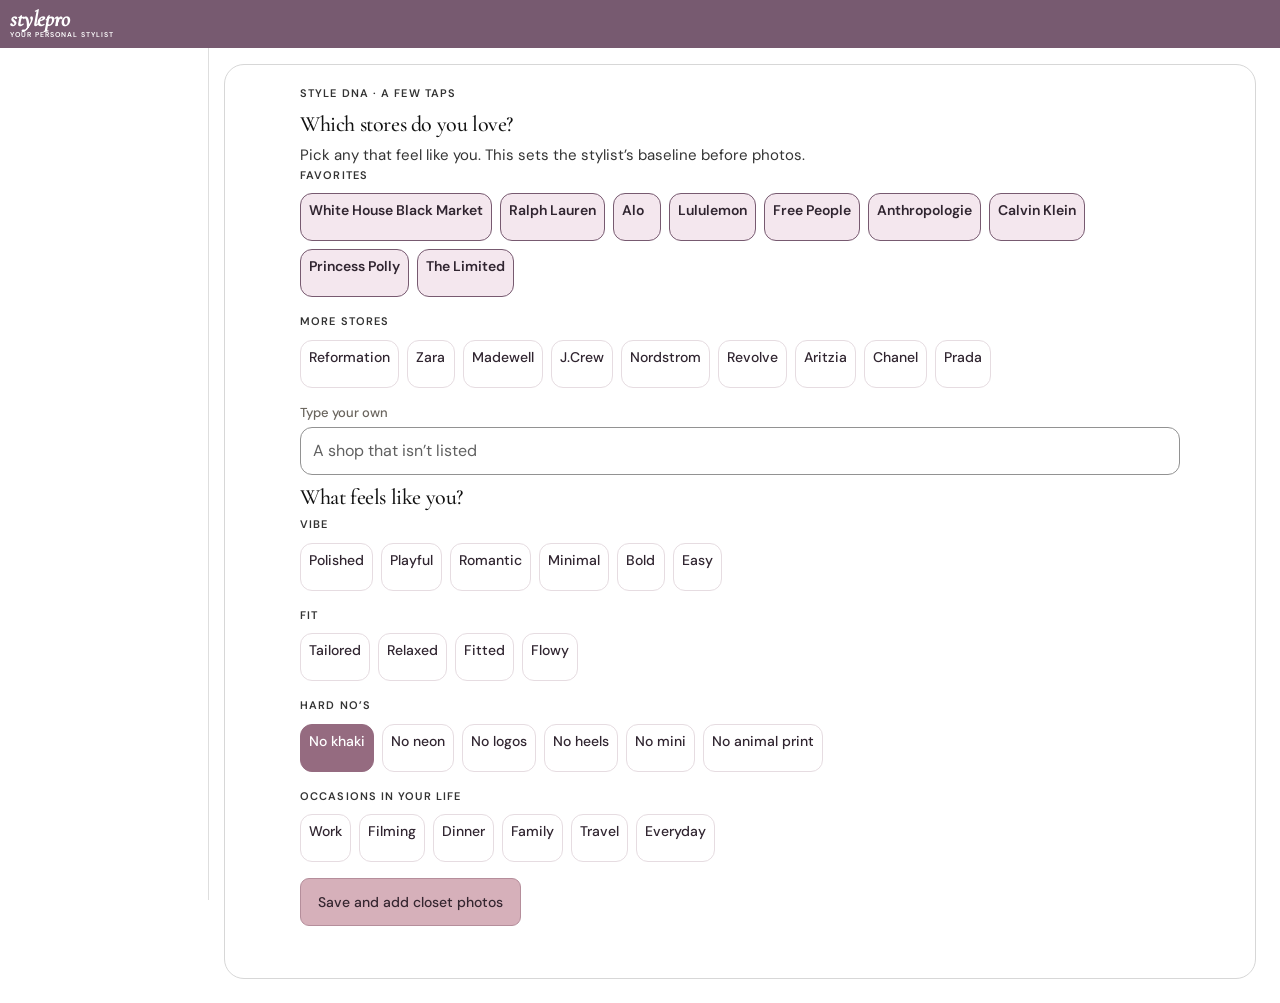
<file: index.html>
<!doctype html>
<html lang="en">
<head>
  <script>
  (function(){
    var path=location.pathname||'/';
    if(!path.endsWith('/')) path=path.slice(0, path.lastIndexOf('/')+1);
    var base=document.createElement('base');
    base.href=path||'/';
    document.head.prepend(base);
  })();
  </script>
  <meta charset="utf-8">
  <meta name="viewport" content="width=device-width,initial-scale=1,viewport-fit=cover">
  <meta name="robots" content="noindex,nofollow">
  <meta name="theme-color" content="#d6b0ba">
  <meta name="description" content="stylepro · Your personal stylist. Explore Your Wardrobe, play in Barbie box, plan occasion-based looks and remember what you wore.">
  <title>stylepro · Trish’s dressing room</title>
  <link rel="icon" href="assets/stylepro-monogram.svg" type="image/svg+xml">
<link rel="manifest" href="manifest.webmanifest">
<link rel="apple-touch-icon" href="assets/icons/icon-192.png">
<meta name="mobile-web-app-capable" content="yes">
<meta name="apple-mobile-web-app-capable" content="yes">
<meta name="apple-mobile-web-app-title" content="stylepro">
  <link rel="stylesheet" href="style.css"><link rel="stylesheet" href="edit.css">
<link rel="stylesheet" href="pinterest.css?v=32">
<link rel="stylesheet" href="studio.css?v=32">
<link rel="stylesheet" href="premium.css?v=33">
<link rel="stylesheet" href="stylepro.css?v=40">
<link rel="stylesheet" href="stylepro-clear.css?v=40">
<link rel="preload" href="assets/fonts/cormorant-garamond-500-normal.woff" as="font" type="font/woff" crossorigin>
<link rel="preload" href="assets/fonts/dm-sans-400-normal.woff" as="font" type="font/woff" crossorigin>
<link rel="stylesheet" href="stylepro-capture.css?v=41">
<link rel="stylesheet" href="stylepro-calendar-import.css?v=43">
<link rel="stylesheet" href="stylepro-rose.css?v=44">
<link rel="stylesheet" href="stylepro-image-first.css?v=45">
<link rel="stylesheet" href="stylepro-curated.css?v=47">
<link rel="stylesheet" href="stylepro-stylist.css?v=49">
<link rel="stylesheet" href="stylepro-studio.css?v=51">
<link rel="stylesheet" href="stylepro-investor.css?v=77">
<link rel="stylesheet" href="stylepro-dress.css?v=78">
<link rel="stylesheet" href="stylepro-laynie.css?v=88">
</head>
<body class="archive-app">
  <a href="#main" class="skip">Skip to wardrobe</a>
  <header class="header">
    <a class="brand" href="#top" aria-label="Trish, back to top"><span class="brand-mark">t.</span><span>STYLE PRO<span class="brand-sub">TRISH’S DRESSING ROOM</span></span></a>
    <nav aria-label="Main navigation"><a href="#outfits">The outfits</a><a href="#collection">The pieces</a><a href="#handmade">Handmade</a><a href="#accessories">Bags & jewelry</a><a href="#fragrance">Perfume</a><a href="#brief">Style brief</a></nav>
    <button class="share-btn" id="share" aria-label="Share this wardrobe site">Share <span aria-hidden="true">↗</span></button>
  </header>
  <main id="main"><section class="app-intro"><p class="eyebrow">TRISH / YOUR PERSONAL WARDROBE</p><div class="edit-heading"><div><p class="edit-kicker">YOUR WARDROBE, REIMAGINED</p><h1>The outfit edit<span>.</span></h1></div><p class="edit-subtitle">Your pieces. New possibilities.</p></div><div class="app-tabs" role="navigation" aria-label="Wardrobe views"><button data-view="outfits">Outfits</button><button data-view="collection">Wardrobe</button><button data-view="tryon">On me</button><button data-view="saved">Saved</button><button data-view="stories">Stories</button></div></section>    <section id="personal-hero" class="personal-hero" aria-labelledby="personal-hero-title">
  <div class="personal-hero-copy"><p class="eyebrow">THE WARDROBE EDIT / CURATED FOR TRISH</p><h1 id="personal-hero-title">The art of<br>getting <em>dressed.</em></h1><p class="hero-deck">The pieces you love.<br>The combinations you haven’t met yet.</p><div class="premium-actions"><button class="button primary" id="hero-style">Style my day <span aria-hidden="true">↗</span></button><button class="hero-secondary" data-premium-view="doll">Play in my wardrobe <span aria-hidden="true">→</span></button></div><div class="hero-index"><span><b>01</b> Your wardrobe</span><span><b>02</b> Your point of view</span></div></div>
  <figure class="personal-hero-photo"><span class="portrait-edition">THE PERSONAL EDIT · No. 01</span><span class="portrait-word" aria-hidden="true">Trish</span><img src="assets/trish-photo-cutout.png" alt="Trish wearing her blue button-front top, black flares and Western belt" fetchpriority="high" width="906" height="1811"><figcaption><span>UNMISTAKABLY YOU.</span><span>Your wardrobe. Reimagined.</span></figcaption></figure>
</section>
<section class="hero" id="top">
      <div class="hero-copy"><p class="eyebrow">A PERSONAL STYLE ARCHIVE · VOL. 01</p><h1>Good pieces.<br><em>More possibilities.</em></h1><p class="intro">Your wardrobe, brought together. Beautiful lines, thoughtful combinations, and a little edge. All unmistakably you.</p><a href="#outfits" class="button primary">Explore the outfits <span aria-hidden="true">↘</span></a><div class="hero-stats"><span><strong>186</strong> catalog entries</span><span><strong>101</strong> outfit combinations</span><span><strong>1</strong> personal point of view</span></div></div>
      <figure class="hero-visual"><img src="assets/board-03-eyes-open.png" alt="Three generated styling previews of Trish wearing her racing jacket, berry floral top, and navy Theory knit with CK jeans"><figcaption><span>THE NEW COMBINATIONS</span><span>Generated styling previews</span></figcaption></figure>
    </section>
    <div class="editorial-line"><span>THE DIRECTION</span><p>Elevated. Effortless. A little unexpected.</p><span>FABRIC & FIT COME FIRST</span></div>
<section class="section handmade-section" id="handmade" aria-labelledby="handmade-title">
<div class="section-heading"><div><p class="eyebrow">HIGHLIGHTED COLLECTION / PERMANENT ARCHIVE</p><h2 id="handmade-title">Handmade clothing<br><em>& the stories stitched in.</em></h2></div><p>Made by Trish. Created with friends.<br>Pieces to keep, and stories to remember.</p></div>
<div class="handmade-feature"><figure><a href="assets/handmade/together.webp" target="_blank" rel="noopener"><img src="assets/handmade/together.webp" alt="Trish and Amy in their handmade ensembles at the Arizona Costume Institute party" loading="lazy"></a><figcaption>Trish and Amy in their handmade ensembles at the Arizona Costume Institute party</figcaption></figure><div class="handmade-story"><p class="eyebrow">COBALT, FLOWERS & RHINESTONES · 2024</p><h3>A dress, a friendship,<br>a night to remember.</h3><p>Trish sewed her cobalt-blue dress from vintage <strong>Simplicity 6094</strong>, pairing its long silhouette with floral appliqués, rhinestones and a coordinating jacket. Amy hand-sketched the ensemble ideas, added the jacket’s pink fringe and helped with the rhinestones. Amy also sewed her own coordinating suit.</p><p>The two wore their ensembles to the <strong>Arizona Costume Institute’s 2024 Met Gala viewing party</strong>.</p><blockquote>“The curator of the fashion collection asked us if we could make more.”<cite>— Trish’s recollection of the 2024 party</cite></blockquote><p>Amy’s inspiration was <strong>Nudie Cohn</strong>, the tailor behind the famous “Nudie suits”: exuberantly embroidered, rhinestone-covered stagewear worn by country and rock musicians. These are Trish and Amy’s own creations inspired by that tradition.</p><a class="handmade-source" href="https://countrymusichalloffame.org/exhibit/suiting-the-sound/nudie-cohn-the-original-rhinestone-cowboy/" target="_blank" rel="noopener">Explore Nudie Cohn’s legacy · Country Music Hall of Fame ↗</a><p class="small-note">Pattern envelope: size 12mp, bust 34, Miss Petite. Event memories and maker credits supplied by Trish. Amy’s original sketches are not yet included.</p></div></div>
<h3 class="handmade-subtitle">From sewing room to red carpet</h3><p class="handmade-hint">Original photographs. Select any image to see it in full.</p><div class="handmade-gallery"><figure><a href="assets/handmade/fringe.webp" target="_blank" rel="noopener"><img src="assets/handmade/fringe.webp" alt="The coordinating suit and the pink fringe on Trish’s jacket" loading="lazy"></a><figcaption>The coordinating suit and the pink fringe on Trish’s jacket</figcaption></figure><figure><a href="assets/handmade/studio.webp" target="_blank" rel="noopener"><img src="assets/handmade/studio.webp" alt="The ensemble in the sewing room" loading="lazy"></a><figcaption>The ensemble in the sewing room</figcaption></figure><figure><a href="assets/handmade/pattern.webp" target="_blank" rel="noopener"><img src="assets/handmade/pattern.webp" alt="Vintage Simplicity 6094 pattern and the Western stagewear inspiration" loading="lazy"></a><figcaption>Vintage Simplicity 6094 pattern and the Western stagewear inspiration</figcaption></figure><figure><a href="assets/handmade/red-carpet.webp" target="_blank" rel="noopener"><img src="assets/handmade/red-carpet.webp" alt="Trish wearing the complete dress and jacket" loading="lazy"></a><figcaption>Trish wearing the complete dress and jacket</figcaption></figure><figure><a href="assets/handmade/back.webp" target="_blank" rel="noopener"><img src="assets/handmade/back.webp" alt="Back view of the dress and fringed jacket" loading="lazy"></a><figcaption>Back view of the dress and fringed jacket</figcaption></figure><figure><a href="assets/handmade/daylight.webp" target="_blank" rel="noopener"><img src="assets/handmade/daylight.webp" alt="The floral dress in daylight" loading="lazy"></a><figcaption>The floral dress in daylight</figcaption></figure><figure><a href="assets/handmade/dress-back.webp" target="_blank" rel="noopener"><img src="assets/handmade/dress-back.webp" alt="Floral details at the back waist" loading="lazy"></a><figcaption>Floral details at the back waist</figcaption></figure><figure><a href="assets/handmade/dress-front.webp" target="_blank" rel="noopener"><img src="assets/handmade/dress-front.webp" alt="The handmade dress worn without the jacket" loading="lazy"></a><figcaption>The handmade dress worn without the jacket</figcaption></figure></div><section class="santorini-archive" id="santorini" aria-labelledby="santorini-title"><h3 class="handmade-subtitle" id="santorini-title">Made for Santorini</h3><div class="handmade-feature"><figure><a href="assets/handmade/santorini-worn.webp" target="_blank" rel="noopener"><img src="assets/handmade/santorini-worn.webp" alt="Handmade by Trish, worn in Santorini" loading="lazy"></a><figcaption>Handmade by Trish, worn in Santorini</figcaption></figure><div class="handmade-story"><p class="eyebrow">BLUE & WHITE · SUMMER 2024</p><h3>From the sewing room<br>to the Aegean.</h3><p>Trish made this dress especially for her Santorini trip, choosing a Greek-inspired print in navy, soft blue and white. The swirling floral medallions echo the island’s blue-and-white scenery.</p><p>Sewn from <strong>Simplicity S9326</strong>, the dress has a square neckline, ruffled shoulder straps, a fitted waist and a long skirt with a slit.</p><p>The photographs follow its story: the pattern and bodice taking shape in May 2024, the finished dress on the dress form, and Trish wearing it in Santorini in June.</p><p class="small-note"><strong>Handmade by Trish · Personal clothing archive.</strong><br>Sewing pattern: Simplicity S9326. Inspiration: the Greek-inspired fabric print and a trip to Santorini. Photo dates shown: May 22 and 24, and June 3, 2024.</p></div></div><h4 class="handmade-subtitle">The making & the memory</h4><div class="handmade-gallery"><figure><a href="assets/handmade/santorini-studio.webp" target="_blank" rel="noopener"><img src="assets/handmade/santorini-studio.webp" alt="The finished dress on the dress form · May 24, 2024" loading="lazy"></a><figcaption>The finished dress on the dress form · May 24, 2024</figcaption></figure><figure><a href="assets/handmade/santorini-pattern.webp" target="_blank" rel="noopener"><img src="assets/handmade/santorini-pattern.webp" alt="Simplicity S9326 · Pattern photographed May 22, 2024" loading="lazy"></a><figcaption>Simplicity S9326 · Pattern photographed May 22, 2024</figcaption></figure><figure><a href="assets/handmade/santorini-bodice.webp" target="_blank" rel="noopener"><img src="assets/handmade/santorini-bodice.webp" alt="In progress · Shaping the bodice and ruffled shoulders" loading="lazy"></a><figcaption>In progress · Shaping the bodice and ruffled shoulders</figcaption></figure><figure><a href="assets/handmade/santorini-view.webp" target="_blank" rel="noopener"><img src="assets/handmade/santorini-view.webp" alt="The dress in Santorini · June 3, 2024" loading="lazy"></a><figcaption>The dress in Santorini · June 3, 2024</figcaption></figure></div></section><h3 class="handmade-subtitle">More handmade by Trish</h3><div class="handmade-more"><figure><a href="assets/piece-6326.webp" target="_blank" rel="noopener"><img src="assets/piece-6326.webp" alt="Ivory ribbed cap-sleeve top handmade by Trish" loading="lazy"></a><figcaption>Ivory ribbed cap-sleeve top · Handmade by Trish</figcaption></figure><figure><a href="assets/piece-6055.webp" target="_blank" rel="noopener"><img src="assets/piece-6055.webp" alt="Pink Barbie-print jacket handmade by Trish" loading="lazy"></a><figcaption><strong>Barbie jacket · March 2025</strong><br>Handmade by Trish using a Chanel-style sewing pattern, Barbie fabric and vintage buttons.</figcaption></figure><figure><a href="assets/handmade/velvet.webp" target="_blank" rel="noopener"><img src="assets/handmade/velvet.webp" alt="Burgundy floral velvet top · Handmade by Trish" loading="lazy"></a><figcaption>Burgundy floral velvet top · Handmade by Trish</figcaption></figure><figure><a href="assets/handmade/bag.webp" target="_blank" rel="noopener"><img src="assets/handmade/bag.webp" alt="Tan suede shoulder bag · Sewn by Trish from a pattern, inspired by the relaxed Free People style" loading="lazy"></a><figcaption>Tan suede shoulder bag · Sewn by Trish from a pattern, inspired by the relaxed Free People style</figcaption></figure></div><aside class="wardrobe-memory" aria-labelledby="frida-memory"><p class="eyebrow">WARDROBE MEMORIES</p><h3 id="frida-memory">Black crushed velvet · A Valentine’s Day ballet</h3><p>Trish wore her black crushed velvet dress to a traveling ballet about Frida at the symphony on Valentine’s Day, and received lots of compliments.</p><p class="small-note">Trish recalls that the visiting company may have been from Germany. Company, performance year and venue details are not yet confirmed.</p></aside><p class="small-note">This highlighted archive supplements the catalog and its original 92-piece PDF. These photographs document original pieces and memories; they are not generated outfit previews.</p></section>
    <section class="section" id="trip-outfits"><p class="eyebrow">PACK FIRST · STYLE SECOND</p><h2>Your trip outfit board</h2><p>Working assumption: SEMA. Four complete outfit recipes from your catalog. These collages use your real item photos; they are not generated try-ons.</p><div class="trip-grid"><article class="trip-card"><div class="trip-collage"><a href="#piece-001"><img src="assets/piece-5485.webp" alt="Burgundy flared jeans" loading="lazy"><span>Burgundy flared jeans</span></a><a href="#piece-049"><img src="assets/piece-5608.webp" alt="Black square-neck sleeveless top" loading="lazy"><span>Black square-neck sleeveless top</span></a><a href="#piece-091"><img src="assets/piece-5991.webp" alt="Black-and-white racing jacket" loading="lazy"><span>Black-and-white racing jacket</span></a><a href="#piece-120"><img src="assets/piece-6106.webp" alt="Black quilted CC turn-lock flap bag" loading="lazy"><span>Black quilted CC turn-lock flap bag</span></a><a href="#piece-118"><img src="assets/piece-6010.webp" alt="Black-and-gold round CC earrings" loading="lazy"><span>Black-and-gold round CC earrings</span></a></div><h3>01 · SEMA filming</h3><p>Burgundy flares + black square-neck top + racing jacket. Black Chanel flap and CC earrings. Wear the jacket open; remove it for a second camera look. Your photographed black cross-strap flats are the starting shoe option—only if comfortable for a full day.</p></article><article class="trip-card"><div class="trip-collage"><a href="#piece-073"><img src="assets/piece-5932.webp" alt="Blue high-rise bootcut jeans" loading="lazy"><span>Blue high-rise bootcut jeans</span></a><a href="#piece-095"><img src="assets/piece-6074.webp" alt="Ivory ribbed button-front top" loading="lazy"><span>Ivory ribbed button-front top</span></a><a href="#piece-111"><img src="assets/piece-5976.webp" alt="Black WPW embroidered track jacket" loading="lazy"><span>Black WPW embroidered track jacket</span></a><a href="#piece-145"><img src="assets/piece-6166.webp" alt="Two-tone structured padlock top-handle bag" loading="lazy"><span>Two-tone structured padlock top-handle bag</span></a><a href="#piece-117"><img src="assets/piece-6279.webp" alt="Black enamel H-clasp bangle" loading="lazy"><span>Black enamel H-clasp bangle</span></a></div><h3>02 · Show floor / founder</h3><p>Blue bootcut jeans + ivory ribbed button-front top + WPW jacket. Julian’s structured MK bag and the black H-clasp bangle. A polished branded look; choose your most comfortable already-tested walking shoes.</p></article><article class="trip-card"><div class="trip-collage"><a href="#piece-073"><img src="assets/piece-5932.webp" alt="Blue high-rise bootcut jeans" loading="lazy"><span>Blue high-rise bootcut jeans</span></a><a href="#piece-051"><img src="assets/piece-5605.webp" alt="Champagne satin-look blouse" loading="lazy"><span>Champagne satin-look blouse</span></a><a href="#piece-120"><img src="assets/piece-6106.webp" alt="Black quilted CC turn-lock flap bag" loading="lazy"><span>Black quilted CC turn-lock flap bag</span></a><a href="#piece-118"><img src="assets/piece-6010.webp" alt="Black-and-gold round CC earrings" loading="lazy"><span>Black-and-gold round CC earrings</span></a></div><h3>03 · Dinner</h3><p>Reuse the bootcut jeans with the champagne blouse, Chanel flap and CC earrings. Add the beige Armani blazer if you want a layer. Keep the neckline uncluttered.</p></article><article class="trip-card"><div class="trip-collage"><a href="#piece-074"><img src="assets/piece-5932.webp" alt="Light-blue 90s straight jeans" loading="lazy"><span>Light-blue 90s straight jeans</span></a><a href="#piece-076"><img src="assets/piece-5920.webp" alt="Navy ivory-trim sweater" loading="lazy"><span>Navy ivory-trim sweater</span></a><a href="#piece-131"><img src="assets/piece-6015.webp" alt="Brown pebbled Gucci tote" loading="lazy"><span>Brown pebbled Gucci tote</span></a></div><h3>04 · Travel</h3><p>Light-blue straight jeans + navy ivory-trim sweater + brown Gucci tote from Brice. Easy pieces to repeat on the return trip; comfortable walking shoes.</p></article></div><aside class="wardrobe-memory"><h3>Pack the core</h3><p>3 jeans: burgundy flares, blue bootcut, light-blue straight. 4 tops: black square-neck, ivory button-front, champagne blouse, navy sweater. 2 jackets: racing and WPW; Armani blazer optional. 3 bags: Gucci travel tote, MK daytime bag, black Chanel flap. CC earrings and H bangle. Add underwear, sleepwear, toiletries and your tested walking shoes.</p><p>Future on-body previews: relaxed, confident expression with a subtle natural smile. Preserve Trish’s facial features and body proportions; avoid a downturned or melancholy expression.</p></aside></section><section class="section" id="accessories"><div class="section-heading"><div><p class="eyebrow">THE FINISHING PIECES</p><h2>Handbags &amp; jewelry</h2></div><p>Part of every outfit conversation.</p></div><aside class="wardrobe-memory"><h3>Trish &amp; Amanda · The same $10,000 purse</h3><p>They each bought the sparkling money-design purse independently—and only discovered afterward that they had chosen the same one.</p></aside><p class="handmade-hint">Select a piece for its details and styling notes. Shelf photographs are shared references; each entry describes its position. Gemstone and metal details are recorded only when known.</p><aside class="wardrobe-memory"><h3>Collected along the way</h3><p>Baby-blue 1950s clutch · A gift from Trish’s mother, purchased on consignment together with the teal clutch.</p><p>Magenta leather clutch · Purchased in Rome. Shop name and exact photo match to be confirmed.</p><p>Vintage Chanel handbags · Purchased on eBay Japan.</p><p>Michael Kors top-handle bag · Christmas gift from Julian, purchased brand new in its box from Macy’s. Trish recalls that Julian was about 19 or 20. He was so proud to give it to her, and she was proud too. She was floored and describes it as such a classic handbag.</p><p>Beige Prada · Birthday gift from Brice in Rome, when he met Trish and Hannah there.</p><p>Brown Gucci tote · Brice gave it to Trish before her Europe trip with Hannah: Paris, Nice, Positano, Capri and Rome. Trish remembers his generosity and this trip with Hannah as a dream.</p><p>Many pieces came home from trips to Greece, France and Italy, including Positano and Paris. Both pink woven bags were purchased in Mykonos.</p><p>Purchased on Trish’s birthday at the Chanel flagship on rue Cambon in Paris, along with makeup and perfume. Hannah picked out the necklace.</p><p>Trish purchased a vintage Dior piece at an outdoor market in Cannes in 2024. Its exact photo match is still to be confirmed.</p><p>Patchwork quilted tote · C♥B Positano. Purchased in Positano, Italy.</p></aside><div class="handmade-gallery fragrance-gallery"><figure><a href="#piece-146"><img src="assets/piece-6013.webp" alt="Baby-blue vintage clutch behind the teal clutch on the lower shelf" loading="lazy"></a><figcaption><strong>Baby-blue 1950s clutch</strong><br>A consignment find and gift from Trish’s mother.</figcaption></figure><figure><a href="#piece-145"><img src="assets/piece-6166.webp" alt="Michael Kors two-tone top-handle bag from Julian" loading="lazy"></a><figcaption><strong>Michael Kors · Julian’s Christmas gift</strong><br>Brand new in its box from Macy’s. He was proud to give it; Trish was proud too.</figcaption></figure><figure><a href="#piece-144"><img src="assets/piece-6188.webp" alt="C♥B Positano patchwork quilted tote" loading="lazy"></a><figcaption><strong>C♥B Positano patchwork tote</strong><br>Purchased in Positano, Italy. Pink gingham handles and colorful quilted patchwork.</figcaption></figure><figure><a href="#piece-114"><img src="assets/piece-6275.webp" alt="Blue rectangular halo ring" loading="lazy"></a><figcaption><strong>Blue rectangular halo ring</strong><br>A statement with the blue-and-white Santorini dress or an ivory blouse.</figcaption></figure><figure><a href="#piece-115"><img src="assets/piece-6005.webp" alt="Double-rectangle pendant necklace" loading="lazy"></a><figcaption><strong>Double-rectangle pendant necklace</strong><br>Adds a clean vertical line to a V-neck blouse or an open shirt.</figcaption></figure><figure><a href="#piece-116"><img src="assets/piece-6277.webp" alt="Gold-and-black CC chain necklace" loading="lazy"></a><figcaption><strong>Gold-and-black CC chain necklace</strong><br>Purchased on Trish’s birthday at the Chanel flagship on rue Cambon in Paris, along with makeup and perfume. Hannah picked out the necklace.</figcaption></figure><figure><a href="#piece-117"><img src="assets/piece-6279.webp" alt="Black enamel H-clasp bangle" loading="lazy"></a><figcaption><strong>Black enamel H-clasp bangle</strong><br>Pair with the black quilted bag, ivory top and dark jeans.</figcaption></figure><figure><a href="#piece-118"><img src="assets/piece-6010.webp" alt="Black-and-gold round CC earrings" loading="lazy"></a><figcaption><strong>Black-and-gold round CC earrings</strong><br>Purchased on Trish’s birthday at the Chanel flagship on rue Cambon in Paris, along with makeup and perfume. Hannah picked out the necklace.</figcaption></figure><figure><a href="#piece-119"><img src="assets/piece-6107.webp" alt="$10,000 money-design crystal purse" loading="lazy"></a><figcaption><strong>$10,000 money-design crystal purse</strong><br>Statement evening bag: pair with the black crushed velvet dress and minimal jewelry.</figcaption></figure><figure><a href="#piece-120"><img src="assets/piece-6106.webp" alt="Black quilted CC turn-lock flap bag" loading="lazy"></a><figcaption><strong>Black quilted CC turn-lock flap bag</strong><br>Pair with the handmade ivory ribbed top, dark jeans and black-and-gold earrings.</figcaption></figure><figure><a href="#piece-121"><img src="assets/piece-6111.webp" alt="Brown FF top-handle bag" loading="lazy"></a><figcaption><strong>Brown FF top-handle bag</strong><br>Pair with the caramel corduroy jacket, ivory top and blue denim.</figcaption></figure><figure><a href="#piece-122"><img src="assets/piece-6110.webp" alt="Cognac glossy YSL flap bag" loading="lazy"></a><figcaption><strong>Cognac glossy YSL flap bag</strong><br>Pair with the beige Armani blazer, champagne blouse and blue jeans.</figcaption></figure><figure><a href="#piece-123"><img src="assets/piece-6108.webp" alt="Cream-and-mint Positano tote" loading="lazy"></a><figcaption><strong>Cream-and-mint Positano tote</strong><br>Pair with the handmade blue-and-white Santorini dress for a relaxed travel look.</figcaption></figure><figure><a href="#piece-124"><img src="assets/piece-6013.webp" alt="Black quilted CC chain bag · flat silhouette" loading="lazy"></a><figcaption><strong>Black quilted CC chain bag · flat silhouette</strong><br>A compact option with an ivory blouse and dark trousers.</figcaption></figure><figure><a href="#piece-125"><img src="assets/piece-6013.webp" alt="Capri beaded pouch" loading="lazy"></a><figcaption><strong>Capri beaded pouch</strong><br>Pair with ivory linen or the blue-and-white Santorini dress.</figcaption></figure><figure><a href="#piece-126"><img src="assets/piece-6013.webp" alt="Teal rectangular clutch" loading="lazy"></a><figcaption><strong>Teal rectangular clutch</strong><br>A color accent with the champagne blouse and black bottoms.</figcaption></figure><figure><a href="#piece-127"><img src="assets/piece-6013.webp" alt="Pink crystal evening bag" loading="lazy"></a><figcaption><strong>Pink crystal evening bag</strong><br>Pair with a simple black evening outfit or the handmade Barbie jacket.</figcaption></figure><figure><a href="#piece-128"><img src="assets/piece-6012.webp" alt="Ivory quilted CC chain tote" loading="lazy"></a><figcaption><strong>Ivory quilted CC chain tote</strong><br>Pair with the ivory ribbed top and blue jeans, or the orange vintage blouse.</figcaption></figure><figure><a href="#piece-129"><img src="assets/piece-6012.webp" alt="Brown monogram top-handle satchel" loading="lazy"></a><figcaption><strong>Brown monogram top-handle satchel</strong><br>Pair with the caramel jacket and cream knitwear.</figcaption></figure><figure><a href="#piece-130"><img src="assets/piece-6015.webp" alt="Beige front-pocket top-handle bag" loading="lazy"></a><figcaption><strong>Beige front-pocket top-handle bag</strong><br>A neutral work bag with the Armani blazer and blue jeans.</figcaption></figure><figure><a href="#piece-131"><img src="assets/piece-6015.webp" alt="Dark pebbled open tote" loading="lazy"></a><figcaption><strong>Dark pebbled open tote</strong><br>Use with the WPW jacket or a blazer for work and travel.</figcaption></figure><figure><a href="#piece-132"><img src="assets/piece-6015.webp" alt="Blue gold-lock chain bag" loading="lazy"></a><figcaption><strong>Blue gold-lock chain bag</strong><br>Pair with cream knitwear or the blue-and-white striped shirt.</figcaption></figure><figure><a href="#piece-133"><img src="assets/piece-6015.webp" alt="Brown checkerboard cylindrical bag" loading="lazy"></a><figcaption><strong>Brown checkerboard cylindrical bag</strong><br>Pair with the caramel jacket and cream top.</figcaption></figure><figure><a href="#piece-134"><img src="assets/piece-6015.webp" alt="Bright pink curved shoulder bag" loading="lazy"></a><figcaption><strong>Bright pink curved shoulder bag</strong><br>Use as a color accent with ivory and denim.</figcaption></figure><figure><a href="#piece-135"><img src="assets/piece-6015.webp" alt="Bright pink zip-detail shoulder bag" loading="lazy"></a><figcaption><strong>Bright pink zip-detail shoulder bag</strong><br>Pair with a black fitted top and dark jeans.</figcaption></figure><figure><a href="#piece-136"><img src="assets/piece-6015.webp" alt="Blush quilted handbag" loading="lazy"></a><figcaption><strong>Blush quilted handbag</strong><br>Pair with the ivory ribbed top and soft neutral layers.</figcaption></figure><figure><a href="#piece-137"><img src="assets/piece-6280.webp" alt="Dark brown scarf-handle bag" loading="lazy"></a><figcaption><strong>Dark brown scarf-handle bag</strong><br>Pair with the brown wrap vest and ivory blouse.</figcaption></figure><figure><a href="#piece-138"><img src="assets/piece-6297.webp" alt="Black French Riviera embroidered chain bag" loading="lazy"></a><figcaption><strong>Black French Riviera embroidered chain bag</strong><br>Pair with the green striped shirt as photographed, or an ivory blouse and jeans.</figcaption></figure><figure><a href="#piece-139"><img src="assets/piece-6284.webp" alt="Coral Mykonos woven tote" loading="lazy"></a><figcaption><strong>Coral Mykonos woven tote</strong><br>Purchased in Mykonos, Greece; date not supplied.</figcaption></figure><figure><a href="#piece-140"><img src="assets/piece-6282.webp" alt="Pink textured chain-strap flap bag" loading="lazy"></a><figcaption><strong>Pink textured chain-strap flap bag</strong><br>Purchased in Mykonos, Greece; date not supplied.</figcaption></figure><figure><a href="#piece-141"><img src="assets/piece-6281.webp" alt="Pink lemon-print cotton scarf" loading="lazy"></a><figcaption><strong>Pink lemon-print cotton scarf</strong><br>Tie to a neutral handbag or wear with a white shirt.</figcaption></figure><figure><a href="#piece-142"><img src="assets/piece-6285.webp" alt="Black circular-link statement belt" loading="lazy"></a><figcaption><strong>Black circular-link statement belt</strong><br>Pair with a simple cream top and flared jeans.</figcaption></figure><figure><a href="#piece-143"><img src="assets/piece-6287.webp" alt="Tan circular-link embellished belt" loading="lazy"></a><figcaption><strong>Tan circular-link embellished belt</strong><br>Pair with ivory knitwear and blue denim.</figcaption></figure></div></section><section class="section" id="fragrance" aria-labelledby="fragrance-title"><div class="section-heading"><div><p class="eyebrow">THE PERSONAL COLLECTION</p><h2 id="fragrance-title">Perfume &amp; beauty</h2></div><p>Scents, rituals and memories.</p></div><aside class="wardrobe-memory"><h3>Tijon · Hannah’s bridal shower</h3><p>Trish made her Tijon fragrance during Hannah’s bridal shower. The bottle is labeled “Touché Moi.”</p></aside><p class="handmade-hint">Select a photograph to view it in full.</p><div class="handmade-gallery fragrance-gallery"><figure><a href="assets/fragrance-6081.webp" target="_blank" rel="noopener"><img src="assets/fragrance-6081.webp" alt="Prada fragrance" loading="lazy"></a><figcaption><strong>Prada fragrance</strong><br>Prada bottle; exact fragrance variant to confirm.</figcaption></figure><figure><a href="assets/fragrance-6083.webp" target="_blank" rel="noopener"><img src="assets/fragrance-6083.webp" alt="Chanel Coco Mademoiselle · Body oil" loading="lazy"></a><figcaption><strong>Chanel Coco Mademoiselle · Body oil</strong><br>Huile Corps / Body Oil, as labeled.</figcaption></figure><figure><a href="assets/fragrance-6089.webp" target="_blank" rel="noopener"><img src="assets/fragrance-6089.webp" alt="NUXE Hair Prodigieux · Le Masque" loading="lazy"></a><figcaption><strong>NUXE Hair Prodigieux · Le Masque</strong><br>Pre-shampoo nourishing hair mask, as labeled. Hair care.</figcaption></figure><figure><a href="assets/fragrance-6090.webp" target="_blank" rel="noopener"><img src="assets/fragrance-6090.webp" alt="Chanel Coco Mademoiselle · Hair perfume" loading="lazy"></a><figcaption><strong>Chanel Coco Mademoiselle · Hair perfume</strong><br>Parfum Cheveux / Hair Perfume, as labeled.</figcaption></figure><figure><a href="assets/fragrance-6088.webp" target="_blank" rel="noopener"><img src="assets/fragrance-6088.webp" alt="Tijon · Touché Moi" loading="lazy"></a><figcaption><strong>Tijon · Touché Moi</strong><br>Made by Trish during Hannah’s bridal shower. A fragrance with a family memory attached.</figcaption></figure><figure><a href="assets/fragrance-6087.webp" target="_blank" rel="noopener"><img src="assets/fragrance-6087.webp" alt="Sol de Janeiro · Cheirosa 71" loading="lazy"></a><figcaption><strong>Sol de Janeiro · Cheirosa 71</strong><br>Perfume mist, as labeled.</figcaption></figure><figure><a href="assets/fragrance-6086.webp" target="_blank" rel="noopener"><img src="assets/fragrance-6086.webp" alt="Christian Dior · Travel spray" loading="lazy"></a><figcaption><strong>Christian Dior · Travel spray</strong><br>Pink travel-spray case; fragrance inside to confirm.</figcaption></figure><figure><a href="assets/fragrance-6085.webp" target="_blank" rel="noopener"><img src="assets/fragrance-6085.webp" alt="Chanel Coco Mademoiselle · L’Eau Privée" loading="lazy"></a><figcaption><strong>Chanel Coco Mademoiselle · L’Eau Privée</strong><br>L’Eau Privée, as labeled.</figcaption></figure><figure><a href="assets/fragrance-6084.webp" target="_blank" rel="noopener"><img src="assets/fragrance-6084.webp" alt="Gucci Guilty" loading="lazy"></a><figcaption><strong>Gucci Guilty</strong><br>Gucci Guilty bottle; exact version to confirm.</figcaption></figure><figure><a href="assets/fragrance-6082.webp" target="_blank" rel="noopener"><img src="assets/fragrance-6082.webp" alt="Chanel Gabrielle · Essence" loading="lazy"></a><figcaption><strong>Chanel Gabrielle · Essence</strong><br>Gabrielle Essence, as labeled.</figcaption></figure></div></section><section class="section outfits-section" id="outfits" aria-labelledby="outfits-title">
<section id="event-finder" class="section"><h2>Find a look for your plans</h2><p></p><form id="event-form"><textarea id="event-input" rows="1" required placeholder="Where are you going?"></textarea><button class="button primary" aria-label="Find outfits">↗</button></form><div class="quick-plans"><button id="sema-now">SEMA trip</button></div><p id="event-status" role="status"></p><details class="packing-list"><summary>Packing list</summary><p>Check off what is packed. The same bags, jewelry and blazer repeat across days.</p><div id="packing-items"></div><p><strong>Registration:</strong> last year’s badge, magazine, magazine website link and restyling coverage examples. Media credentials are subject to the organizer’s review.</p><p><strong>Filming:</strong> 8:30 a.m. videographer meeting; camera equipment, charged batteries, memory cards and the three looks grouped together. Optional extra day for your own shooting.</p><p>Party finish: thick Rock & Republic rhinestone belt and slick-back hair essentials. Also pack your tested walking shoes, an optional dinner shoe, underwear, socks, sleepwear and toiletries.</p></details></section>
      <div class="section-heading"><div><p class="eyebrow">01 / PUTTING IT TOGETHER</p><h2 id="outfits-title">Styled for you</h2></div><p>Your pieces, styled ahead of time.<br>Browse, save, get dressed.</p></div>
      <div id="occasion-boards" class="occasion-boards" aria-label="Occasion lookbooks"></div>
      <div class="style-strip" aria-label="Outfit styles"><button data-style="" aria-pressed="true">For you</button><button data-style="Preppy">Preppy</button><button data-style="Edgy">Edgy</button><button data-style="Romantic">Romantic</button><button data-style="Classic">Classic</button><button data-style="Maximalist">Maximalist</button><button data-style="Casual">Casual</button></div><div class="lookbook-toolbar"><div class="filter-chips" id="occasion-filters" aria-label="Filter looks by occasion"></div><div class="view-controls"><label class="sr-only" for="look-type">Preview type</label><select id="style-filter" aria-label="Filter outfits by style"><option value="">All styles</option><option>Preppy</option><option>Classic</option><option>Edgy</option><option>Boho</option><option>Maximalist</option><option>Casual</option><option>Dressy</option><option>Formal</option><option>Romantic</option></select><select id="look-type"><option value="">All cards</option><option value="tryon">On-body previews</option><option value="assembly">Outfit boards</option></select><button class="saved-filter" id="saved-looks" aria-pressed="false">Saved looks <span id="saved-look-count">0</span></button></div></div>
      <div class="lookbook-caption"><p id="lookbook-description">A considered wardrobe, one combination at a time.</p><span id="look-count" role="status">Loading looks…</span></div>
      <div id="outfit-grid" class="masonry-grid outfit-grid"></div>
      <div id="looks-empty" class="empty" hidden><h3>No looks in this view yet.</h3><p>Save a look you love, or choose another filter.</p><button id="clear-look-filters" class="button secondary">Show all looks</button></div>
      <div class="load-more"><button id="more-looks" class="button secondary">More outfit ideas ↓</button></div>
      <p class="small-note">10 generated on-body previews approximate your styling and proportions. 91 additional combinations bring your original garment photos together; they are outfit suggestions, not try-on images. Later catalog additions include individual styling notes. Saved pins stay in this browser.</p>
    </section>
    <section class="section collection-section" id="collection" aria-labelledby="collection-title">
      <div class="section-heading"><div><p class="eyebrow">02 / KNOW WHAT YOU OWN</p><h2 id="collection-title">The pieces</h2></div><p>Your closet, one pin at a time.<br>Open a piece to see its brand and outfit pairings.</p></div>
      <div class="catalog-controls">
        <label class="search"><span aria-hidden="true">⌕</span><input id="search" type="search" placeholder="Search a piece, brand or item number…" aria-label="Search catalog"></label>
        <label class="select-wrap"><span class="sr-only">Filter by brand</span><select id="brand-filter"><option value="">All brands</option></select></label>
        <label class="select-wrap"><span class="sr-only">Sort catalog</span><select id="sort"><option value="newest">Latest additions</option><option value="id">Item number</option><option value="brand">Brand A–Z</option><option value="name">Piece A–Z</option></select></label>
      </div>
      <div class="catalog-toolbar"><div class="category-tabs" aria-label="Filter category"><button class="active" aria-pressed="true" data-category="">All pieces</button><button aria-pressed="false" data-category="Jackets & layers">Jackets & layers</button><button aria-pressed="false" data-category="Tops & vests">Tops & vests</button><button aria-pressed="false" data-category="Knitwear">Knitwear</button><button aria-pressed="false" data-category="Bottoms">Bottoms</button><button aria-pressed="false" data-category="Handbags">Handbags</button><button aria-pressed="false" data-category="Jewelry">Jewelry</button><button aria-pressed="false" data-category="Accessories">Accessories</button></div><div class="piece-view-controls"><button class="saved-filter" id="saved-pieces" aria-pressed="false">Saved pieces <span id="saved-piece-count">0</span></button><span id="result-count" role="status">Loading pieces…</span></div></div>
      <div id="catalog-grid" class="catalog-grid masonry-grid"></div>
      <div id="empty" class="empty" hidden><h3>No pieces found.</h3><p>Try a different name or clear your filters.</p><button class="button secondary" id="clear-filters">Clear filters</button></div>
      <p class="small-note">186 is the catalog count, not a claim that every entry is confirmed owned. Purchase, photo and identification gaps are marked on each piece.</p>
    </section>
    <section class="brief-section" id="brief" aria-labelledby="brief-title">
      <div class="brief-lead"><p class="eyebrow">03 / THE THREAD THAT CONNECTS IT</p><h2 id="brief-title">The style brief</h2><p class="brief-quote">Beautiful lines. A premium feel. Brand comes second.</p><p class="brief-context">The aim: a founder wardrobe with considered lines and comfortable movement, plus room for personality. The next step is making the pieces work together.</p><button class="button cream" id="copy-brief">Copy styling handoff <span aria-hidden="true">↗</span></button></div>
      <div class="brief-details">
        <article><span>01</span><div><h3>Shape, drape & texture</h3><p>Trish likes CK’s lines, substantial feel and how the fabric hangs. She prefers long sleeves and considers her broad shoulders when choosing necklines. Use her actual try-on photos to assess proportions.</p></div></article>
        <article><span>02</span><div><h3>A wardrobe with range</h3><p>Navy, burgundy, chocolate, olive, lavender and baby blue sit alongside cream and denim. Tailoring, fitted tops and softer knits can all belong. A strong jacket or textured top can carry the interest.</p></div></article>
        <article><span>03</span><div><h3>Make the purchases count</h3><p>Build around the CK jeans, two CK sweaters, baby-blue top and cropped monogram jacket, plus the confirmed H&M purchases. Mix them with the existing closet before adding more.</p></div></article>
        <article><span>04</span><div><h3>Keep the decisions clear</h3><p>The CK chocolate jacket was skipped because her existing Aritzia chocolate cropped jacket serves a similar role. The matching monogram jeans were also skipped. The denim jacket becomes an individual statement.</p></div></article>
      </div>
    </section>
    <section class="section handoff" id="share-save">
      <div><p class="eyebrow">KEEP THE CONTEXT TOGETHER</p><h2>Ready for the next outfit.</h2><p>The catalog, the combinations, and the reasons behind them—in one place. Keep the item numbers when adding photos or planning new looks.</p><p class="small-note">This is an organized wardrobe handoff from the conversation, not a word-for-word chat export. Unconfirmed brands and purchases stay unconfirmed.</p></div>
      <div class="download-actions"><a class="button primary" href="assets/Trish-Wardrobe-Catalog.pdf" download>Download original photo catalog · 92 pieces <span aria-hidden="true">↓</span></a><button class="button secondary" id="download-brief">Download styling handoff <span aria-hidden="true">↓</span></button><button class="text-button" id="print">Print this view ↗</button></div>
    </section>
  </main>
  <footer><a class="brand footer-brand" href="#top"><span class="brand-mark">t.</span><span>STYLE PRO<span class="brand-sub">TRISH’S DRESSING ROOM</span></span></a><p>Your wardrobe. Your stories. Your personal edit.</p><a href="#top">Back to top ↑</a></footer>
  <dialog id="piece-dialog" aria-labelledby="piece-title"><button class="close-dialog" data-close aria-label="Close piece details">×</button><div id="piece-content"></div></dialog>
  <dialog id="look-dialog" aria-labelledby="look-title"><button class="close-dialog" data-close aria-label="Close outfit details">×</button><div id="look-content"></div></dialog>
  <dialog id="image-dialog" aria-label="Enlarged outfit board"><button class="close-dialog" data-close aria-label="Close enlarged image">×</button><img id="enlarged-image" alt="Enlarged generated outfit previews"></dialog>
  <dialog id="share-dialog" aria-labelledby="share-title"><button class="close-dialog" data-close aria-label="Close sharing options">×</button><div class="share-content"><p class="eyebrow">TAKE THE WARDROBE WITH YOU</p><h2 id="share-title">Share the edit</h2><p>Copy the site link, or download the catalog and send the file directly.</p><button class="button primary" id="copy-link">Copy site link ↗</button><a class="button secondary" href="assets/Trish-Wardrobe-Catalog.pdf" download>Download photo catalog ↓</a><button class="text-button" id="native-share">Open device sharing options ↗</button><p class="small-note">Anyone with this link can view the wardrobe. Saved pins are personal to the browser you save them in.</p></div></dialog>
  <div id="toast" class="toast" role="status" aria-live="polite"></div>
  <noscript><p class="noscript">Enable JavaScript to search the wardrobe. You can also <a href="assets/Trish-Wardrobe-Catalog.pdf">download the complete photo catalog</a>.</p></noscript>
  <script src="app.js?v=47" defer></script><script src="archive.js" defer></script><script src="stylepro-calendar-core.js?v=47" defer></script><script src="neural-stylist.js?v=47" defer></script><script src="doll-calendar.js?v=47" defer></script><script src="premium.js?v=33" defer></script><script src="stylepro-core.js?v=49" defer></script>
<script src="stylepro-outfit-builder.js?v=78" defer></script>
<script src="stylepro-home-edit.js?v=79" defer></script><script src="stylepro-inspiration.js?v=39" defer></script><script src="stylepro-mvp-core.js?v=46" defer></script><script src="stylepro-valuation-core.js?v=43" defer></script><script src="stylepro-closet-dag.js?v=46" defer></script><script src="stylepro-daily-dag.js?v=49" defer></script><script src="stylepro.js?v=77" defer></script><script src="stylepro-mvp.js?v=51" defer></script>
<script src="stylepro-capture-core.js?v=41" defer></script><script src="stylepro-capture.js?v=50" defer></script>
<script src="stylepro-scan-core.js?v=58" defer></script>
<script src="stylepro-scan.js?v=72" defer></script>
<script src="stylepro-calendar-import.js?v=49" defer></script><script src="stylepro-curation.js?v=50" defer></script>
<script src="stylepro-verdict-core.js?v=86" defer></script>
<script src="stylepro-verdict.js?v=86" defer></script>
<script src="stylepro-community.js?v=86" defer></script>
<script src="stylepro-look-actions.js?v=86" defer></script>
<script src="stylepro-conversation-core.js?v=49" defer></script>
<script src="stylepro-stylist.js?v=49" defer></script>
<script src="stylepro-taste-core.js?v=52" defer></script>
<script src="stylepro-formula-core.js?v=77" defer></script>
<script src="stylepro-style-this-core.js?v=77" defer></script>
<script src="stylepro-voice-week-core.js?v=52" defer></script>
<script src="stylepro-swap-core.js?v=52" defer></script>
<script src="stylepro-background-adapter.js?v=52" defer></script>
<script src="stylepro-import-adapter.js?v=52" defer></script>
<script src="stylepro-onboarding-core.js?v=52" defer></script>
<script src="stylepro-voice-tier-core.js?v=57" defer></script>
<script src="stylepro-week-seed.js?v=52" defer></script>
<script src="stylepro-persona-core.js?v=77" defer></script>
<script src="stylepro-investor.js?v=77" defer></script>
<script src="stylepro-style-this.js?v=72" defer></script>
<script src="stylepro-look-library.js?v=78" defer></script>
<script src="stylepro-see-on-me-core.js?v=78" defer></script>
<script src="stylepro-body-scan.js?v=80" defer></script>
<script src="stylepro-tryon-core.js?v=80" defer></script>
<script src="stylepro-doll-core.js?v=80" defer></script>
<script src="stylepro-doll.js?v=80" defer></script>
<script src="stylepro-phone-core.js?v=81" defer></script>
<script src="stylepro-phone.js?v=81" defer></script>
<script src="stylepro-glasses.js?v=81" defer></script>
<script src="stylepro-worth-core.js?v=82" defer></script>
<script src="stylepro-worth.js?v=82" defer></script>
<script src="stylepro-valet.js?v=82" defer></script>
<script src="stylepro-ask-core.js?v=82" defer></script>
<script src="stylepro-vanity.js?v=82" defer></script>
<script src="stylepro-buy-core.js?v=83" defer></script>
<script src="stylepro-buy.js?v=83" defer></script>
<script src="stylepro-access-core.js?v=84" defer></script>
<script src="stylepro-access.js?v=84" defer></script>
<script src="stylepro-companion-core.js?v=85" defer></script>
<script src="stylepro-companion.js?v=85" defer></script>
<script src="stylepro-laynie-core.js?v=88" defer></script>
<script src="stylepro-laynie.js?v=88" defer></script>
<script src="stylepro-see-on-me.js?v=80" defer></script>
<script>
if('serviceWorker' in navigator){
 window.addEventListener('load',function(){
  navigator.serviceWorker.register(new URL('sw.js', document.baseURI).href).catch(function(){});
 });
}
</script>
<script src="stylepro-fits.js?v=78" defer></script>
</body>
</html>
</file>
<file: style.css>
:root{--paper:#f6f3ee;--ink:#302a28;--muted:#706962;--line:#ded7ce;--wine:#532d3b;--sand:#e9e2d8;--white:#fffdf9;--serif:Georgia,'Times New Roman',serif;--sans:Arial,Helvetica,sans-serif}
*{box-sizing:border-box}html{scroll-behavior:smooth;scroll-padding-top:105px}body{margin:0;background:var(--paper);color:var(--ink);font-family:var(--sans);font-size:15px;line-height:1.6}button,input,select{font:inherit}button,a,input,select{-webkit-tap-highlight-color:transparent}button{cursor:pointer}a{color:inherit;text-decoration:none}button:focus-visible,a:focus-visible,input:focus-visible,select:focus-visible{outline:2px solid var(--wine);outline-offset:5px}button{color:inherit}img{max-width:100%;display:block}button:disabled{opacity:.5;cursor:wait}h1,h2,h3,p,figure{margin:0}h1,h2{font-family:var(--serif);font-weight:400;line-height:1.08}h2{font-size:clamp(36px,4vw,52px);letter-spacing:-1.4px}p{color:var(--muted)}.eyebrow{font-size:10px;letter-spacing:2px;font-weight:600;color:var(--wine);margin-bottom:20px}.header{height:96px;display:flex;align-items:center;justify-content:space-between;gap:30px;padding:0 5vw;border-bottom:1px solid var(--line);background:var(--paper);position:sticky;top:0;z-index:20}.brand{display:flex;gap:13px;align-items:center;line-height:1.3;font-size:16px;letter-spacing:3px}.brand-mark{font-family:var(--serif);font-style:italic;font-size:47px;letter-spacing:-6px;color:var(--wine);padding-right:8px;line-height:1}.brand-sub{display:block;font-size:8px;letter-spacing:1.8px;margin-top:5px}.header nav{display:flex;gap:34px;font-size:12px}.header nav a:hover{color:var(--wine);text-decoration:underline;text-underline-offset:7px}.share-btn{border:1px solid var(--ink);background:transparent;padding:9px 18px;min-height:42px;font-size:12px}.share-btn span{margin-left:25px}.hero{display:grid;grid-template-columns:.9fr 1.1fr;gap:5vw;padding:62px 5vw 52px;align-items:center;max-width:1800px;margin:auto}.hero h1{font-size:clamp(44px,5.15vw,78px);letter-spacing:-2.8px;margin-bottom:25px}.hero h1 em{font-weight:400;color:var(--wine)}.intro{max-width:420px;font-size:15px;line-height:1.8;margin-bottom:30px}.button{display:inline-flex;gap:24px;align-items:center;justify-content:space-between;min-height:48px;padding:13px 22px;font-size:12px;border:1px solid transparent;transition:background .2s}.button.primary{background:var(--wine);color:var(--white)}.button.primary:hover{background:#3c1d2a}.button.secondary{border-color:var(--line);background:transparent}.button.secondary:hover{background:var(--sand)}.button.cream{background:var(--paper);color:var(--wine)}.hero-stats{display:flex;gap:26px;margin-top:44px;padding-top:23px;border-top:1px solid var(--line);max-width:430px}.hero-stats span{font-size:9px;line-height:1.5;color:var(--muted)}.hero-stats strong{display:block;font-family:var(--serif);font-size:27px;font-weight:400;color:var(--ink)}.hero-visual{align-self:stretch;background:#eee4df;padding:12px 12px 0;display:flex;flex-direction:column;justify-content:center}.hero-visual img{width:100%;object-fit:contain;max-height:490px}.hero-visual figcaption{display:flex;justify-content:space-between;gap:12px;padding:14px 2px;font-size:8px;letter-spacing:1.3px;color:var(--wine)}.hero-visual figcaption span:last-child{letter-spacing:.2px;color:var(--muted)}.editorial-line{display:flex;justify-content:space-between;align-items:center;border-top:1px solid var(--line);border-bottom:1px solid var(--line);padding:21px 5vw;gap:25px}.editorial-line span{font-size:9px;letter-spacing:1.5px;color:var(--muted)}.editorial-line p{font-family:var(--serif);font-size:25px;font-style:italic;color:var(--ink)}.section{padding:74px 5vw;max-width:1800px;margin:auto}.section-heading{display:flex;justify-content:space-between;align-items:flex-end;gap:30px;margin-bottom:35px}.section-heading .eyebrow{margin-bottom:13px}.section-heading>p{font-size:12px;line-height:1.8;max-width:350px}.board-tabs{display:flex;border-bottom:1px solid var(--line);margin-bottom:30px;gap:8px}.board-tabs button{border:0;border-bottom:2px solid transparent;background:none;padding:14px 24px 16px;text-align:left;font-size:16px;min-width:190px}.board-tabs button:first-child{padding-left:0}.board-tabs button span{display:block;font-size:11px;color:var(--muted);margin-top:3px}.board-tabs button[aria-selected=true]{border-color:var(--wine);color:var(--wine)}.board-layout{display:grid;grid-template-columns:1.7fr 1fr;gap:34px;align-items:start}.board-image{padding:0;border:0;background:#eee4df;position:relative;width:100%}.board-image img{width:100%;max-height:640px;object-fit:contain}.board-image>span{position:absolute;bottom:14px;right:14px;background:var(--white);padding:8px 12px;font-size:10px;border:1px solid var(--line)}.look-recipe{padding:19px 0;border-bottom:1px solid var(--line)}.look-recipe:first-child{padding-top:3px}.look-title{display:flex;gap:14px;align-items:baseline}.look-num{font-family:var(--serif);font-size:23px;color:#9b7b86}.look-recipe h3{font-family:var(--serif);font-size:24px;font-weight:400;line-height:1.2}.look-recipe p{font-size:12px;margin:7px 0 11px;line-height:1.7}.piece-pills{display:flex;flex-wrap:wrap;gap:7px}.piece-pill{padding:5px 9px;border:1px solid var(--line);background:transparent;font-size:10px;text-align:left}.piece-pill:hover{border-color:var(--wine);background:var(--white)}.piece-pill b{font-weight:400;color:var(--wine);margin-right:5px}.look-recipe .look-note{font-size:10px;margin:9px 0 0}.small-note{font-size:10px;line-height:1.8;margin-top:22px;color:var(--muted);max-width:900px}.collection-section{padding-top:38px}.catalog-controls{display:grid;grid-template-columns:1fr 200px 190px;gap:12px;margin-top:30px}.search{display:flex;align-items:center;border:1px solid var(--line);background:var(--white);padding:0 15px;min-height:47px;gap:12px}.search span{font-size:26px;line-height:1}.search input{border:0;background:none;width:100%;font-size:12px;outline:0;padding:12px 0;min-width:0}.select-wrap select{width:100%;height:100%;min-height:47px;background:transparent;border:1px solid var(--line);padding:10px 13px;color:var(--ink);font-size:12px;border-radius:0}.catalog-toolbar{display:flex;align-items:center;justify-content:space-between;gap:20px;margin:23px 0 25px}.category-tabs{display:flex;gap:7px;flex-wrap:wrap}.category-tabs button{padding:9px 14px;border:1px solid transparent;background:none;font-size:11px;white-space:nowrap}.category-tabs button.active{background:var(--sand);border-color:var(--sand)}#result-count{font-size:10px;color:var(--muted);white-space:nowrap}.catalog-grid{display:grid;grid-template-columns:repeat(4,1fr);gap:32px 22px}.piece-card{border:0;background:none;padding:0;text-align:left;display:block;width:100%}.piece-image{aspect-ratio:3/4;background:#e9e4de;position:relative;overflow:hidden;display:flex;align-items:center;justify-content:center}.piece-image img{width:100%;height:100%;object-fit:contain;transition:transform .35s}.piece-card:hover .piece-image img{transform:scale(1.025)}.piece-id{position:absolute;top:10px;left:10px;background:rgba(255,253,249,.93);padding:4px 8px;font-size:9px;letter-spacing:1px}.piece-badge{position:absolute;bottom:9px;left:9px;background:rgba(255,253,249,.94);padding:4px 8px;font-size:8px}.piece-info{padding:13px 0}.piece-brand{font-size:9px;letter-spacing:1.3px;color:var(--wine);margin-bottom:4px;text-transform:uppercase}.piece-info h3{font-size:13px;line-height:1.5;font-weight:400}.piece-info .piece-category{font-size:10px;color:var(--muted);margin-top:4px}.photo-pending{text-align:center;max-width:170px;padding:15px;color:#92877a}.photo-pending .pending-number{font-family:var(--serif);font-size:51px;display:block;opacity:.45}.photo-pending small{display:block;line-height:1.6;font-size:10px;margin-top:7px}.empty{text-align:center;padding:70px 20px}.empty h3{font-family:var(--serif);font-size:30px;font-weight:400}.empty p{margin:12px 0 25px}.brief-section{display:grid;grid-template-columns:.9fr 1.1fr;background:var(--wine);color:var(--paper);padding:68px 5vw;gap:8vw}.brief-section .eyebrow{color:#d9c6ca}.brief-quote{font-family:var(--serif);font-size:27px;line-height:1.5;color:#f5eae5;margin:32px 0 20px;max-width:420px}.brief-context{font-size:13px;color:#dacdd0;max-width:410px;margin-bottom:28px;line-height:1.9}.brief-details article{display:flex;gap:23px;padding:20px 0;border-bottom:1px solid #75515d}.brief-details article:first-child{padding-top:2px}.brief-details article>span{font-family:var(--serif);font-size:22px;color:#bfa7b0}.brief-details h3{font-size:17px;font-weight:400;margin-bottom:8px}.brief-details p{color:#dacdd0;font-size:12px;line-height:1.9}.handoff{display:grid;grid-template-columns:1.4fr 1fr;gap:7vw;align-items:center}.handoff h2{font-size:42px}.handoff p{font-size:13px;margin-top:20px;max-width:560px}.handoff .eyebrow{margin-top:0}.handoff .small-note{font-size:10px}.download-actions{display:flex;flex-direction:column;gap:12px;max-width:360px;width:100%;justify-self:end}.text-button{background:none;border:0;font-size:11px;text-decoration:underline;text-underline-offset:5px;padding:10px 0;min-height:40px}footer{display:flex;align-items:center;justify-content:space-between;gap:24px;border-top:1px solid var(--line);padding:30px 5vw}footer p,footer>a:last-child{font-size:10px}.footer-brand .brand-mark{font-size:35px}.footer-brand{font-size:12px}.footer-brand .brand-sub{font-size:6px}dialog{padding:0;border:0;background:var(--paper);color:var(--ink);max-height:92vh;width:min(980px,94vw);box-shadow:0 20px 80px #0003}dialog::backdrop{background:#241d20a8;backdrop-filter:blur(3px)}.close-dialog{position:absolute;z-index:2;top:12px;right:12px;width:40px;height:40px;border:1px solid var(--line);background:var(--white);font-size:26px;line-height:1}.detail-layout{display:grid;grid-template-columns:1fr 1fr;min-height:450px}.detail-photo{background:#e8e1d7;display:flex;align-items:center;justify-content:center;min-height:400px}.detail-photo img{height:100%;max-height:82vh;width:100%;object-fit:contain}.detail-copy{padding:55px 35px 30px}.detail-copy h2{font-size:34px;margin-bottom:18px}.detail-copy .eyebrow{font-size:10px;margin-bottom:15px}.detail-copy p{font-size:12px;line-height:1.85}.detail-meta{display:grid;grid-template-columns:1fr 1fr;gap:16px;margin:24px 0;border-top:1px solid var(--line);border-bottom:1px solid var(--line);padding:17px 0}.detail-meta dt{font-size:8px;letter-spacing:1px;color:var(--muted);text-transform:uppercase}.detail-meta dd{margin:4px 0 0;font-size:11px}.detail-copy h3{font-size:12px;margin:23px 0 9px}.related-look{border:1px solid var(--line);background:none;padding:8px 10px;font-size:10px;margin-right:6px;margin-top:6px}.detail-copy .detail-note{font-size:10px;color:var(--muted);margin-top:23px}#image-dialog{width:min(1300px,96vw);background:#eee4df}#enlarged-image{width:100%;max-height:90vh;object-fit:contain}#share-dialog{width:min(480px,94vw)}.share-content{padding:50px 35px 32px}.share-content h2{font-size:39px}.share-content>p:not(.eyebrow){font-size:13px;margin:18px 0}.share-content .button{display:flex;width:100%;margin-top:12px}.share-content .small-note{font-size:10px!important}.toast{position:fixed;bottom:24px;left:50%;transform:translate(-50%,20px);background:var(--ink);color:white;max-width:90vw;padding:12px 22px;font-size:12px;z-index:100;opacity:0;pointer-events:none;transition:.2s}.toast.visible{opacity:1;transform:translate(-50%,0)}.skip{position:absolute;top:-100px;left:10px;background:var(--wine);color:white;padding:10px;z-index:100}.skip:focus{top:10px}.sr-only{position:absolute;width:1px;height:1px;overflow:hidden;clip:rect(0,0,0,0);white-space:nowrap}.noscript{padding:25px;text-align:center}.noscript a{text-decoration:underline}
@media(min-width:1600px){.catalog-grid{grid-template-columns:repeat(5,1fr)}}
@media(max-width:1000px){.header{padding:0 4vw;height:82px}.header nav{gap:20px}.hero{padding:45px 4vw;gap:28px}.hero h1{font-size:48px}.hero-stats{gap:15px;margin-top:30px}.hero-stats span{font-size:8px}.hero-visual figcaption{flex-direction:column;gap:2px}.section{padding:55px 4vw}.board-layout{grid-template-columns:1.4fr 1fr;gap:25px}.look-recipe h3{font-size:21px}.look-recipe{padding:13px 0}.catalog-grid{grid-template-columns:repeat(3,1fr)}.catalog-toolbar{align-items:flex-start}.category-tabs{gap:3px}.category-tabs button{padding:8px 9px}.catalog-controls{grid-template-columns:1fr 165px 155px}.brief-section{padding:55px 4vw;gap:45px}.editorial-line span:last-child{display:none}.handoff h2{font-size:34px}}
@media(max-width:700px){html{scroll-padding-top:128px}.header{height:112px;padding:15px 6vw 37px;gap:15px;position:sticky}.brand{font-size:13px;gap:9px}.brand-mark{font-size:39px}.brand-sub{font-size:6px}.header nav{position:absolute;bottom:0;height:31px;left:6vw;right:6vw;justify-content:space-between;gap:12px;font-size:11px}.share-btn{padding:6px 12px;min-height:36px;font-size:10px}.share-btn span{margin-left:12px}.hero{grid-template-columns:1fr;padding:36px 6vw 30px;gap:27px}.hero h1{font-size:52px;letter-spacing:-2px}.hero .eyebrow{font-size:8px;letter-spacing:1.5px;margin-bottom:20px}.intro{font-size:13px;line-height:1.85;max-width:340px}.hero-stats{display:none}.hero-visual{padding:9px 9px 0}.hero-visual img{max-height:none}.hero-visual figcaption{flex-direction:row;font-size:7px}.editorial-line{padding:17px 6vw;display:block}.editorial-line span{font-size:8px}.editorial-line p{font-size:22px;margin-top:5px}.section{padding:42px 6vw}.section-heading{display:block;margin-bottom:25px}.section-heading>p{font-size:11px;margin-top:15px}.section-heading>p br{display:none}.eyebrow{font-size:8px;letter-spacing:1.5px}.section-heading .eyebrow{margin-bottom:12px}h2{font-size:38px}.board-tabs{gap:0;margin-bottom:20px}.board-tabs button{min-width:0;flex:1;padding:10px 8px 13px;font-size:14px}.board-tabs button span{font-size:9px}.board-layout{grid-template-columns:1fr;gap:23px}.board-image>span{font-size:8px;padding:6px 9px;bottom:8px;right:8px}.look-recipe{padding:15px 0}.look-recipe h3{font-size:23px}.look-recipe p{font-size:12px}.piece-pill{font-size:10px;min-height:32px}.small-note{font-size:9px;margin-top:19px}.collection-section{padding-top:10px}.catalog-controls{grid-template-columns:1fr 1fr;gap:9px}.search{grid-column:1/-1}.select-wrap select{font-size:11px;min-height:42px}.catalog-toolbar{flex-direction:column;gap:10px;margin:17px 0 21px}.category-tabs{gap:3px;flex-wrap:nowrap;overflow-x:auto;max-width:100%;padding-bottom:3px}.category-tabs button{font-size:10px;padding:8px 10px}.catalog-grid{grid-template-columns:repeat(2,1fr);gap:23px 13px}.piece-info h3{font-size:11px}.piece-brand{font-size:8px;letter-spacing:.7px}.piece-info .piece-category{font-size:9px}.piece-id{font-size:8px;top:6px;left:6px;padding:3px 6px}.piece-badge{font-size:7px;bottom:6px;left:6px;padding:3px 5px}.piece-info{padding-top:10px}.brief-section{grid-template-columns:1fr;padding:43px 6vw;gap:37px}.brief-quote{font-size:26px;margin-top:24px}.brief-context{font-size:12px}.brief-details article{gap:17px;padding:17px 0}.brief-details h3{font-size:16px}.brief-details p{font-size:12px}.handoff{grid-template-columns:1fr;gap:28px}.handoff h2{font-size:37px}.handoff p{font-size:12px}.download-actions{justify-self:start;max-width:none}footer{flex-wrap:wrap;padding:24px 6vw;gap:20px}footer p{order:3;width:100%;font-size:9px}footer>a:last-child{font-size:9px;margin-left:auto}.detail-layout{grid-template-columns:1fr}.detail-photo{min-height:0;height:390px}.detail-photo img{max-height:390px}.detail-copy{padding:27px 24px}.detail-copy h2{font-size:30px}.detail-meta{margin:20px 0}.share-content{padding:50px 25px 25px}.photo-pending .pending-number{font-size:40px}.photo-pending small{font-size:8px}}
@media(prefers-reduced-motion:reduce){html{scroll-behavior:auto}*{transition:none!important}}
@media print{.header,.share-btn,.catalog-controls,.catalog-toolbar,.category-tabs,.board-tabs,.download-actions,.small-note,.toast,.close-dialog,.button,footer,dialog{display:none!important}body{background:white;font-size:10px}.hero{padding:15px;grid-template-columns:1fr 1fr}.hero h1{font-size:32px}.hero-stats{display:none}.section{padding:20px 0}.catalog-grid{grid-template-columns:repeat(4,1fr);gap:15px}.piece-card{break-inside:avoid}.piece-image{height:170px;aspect-ratio:auto}.piece-info h3{font-size:9px}.piece-brand{font-size:8px}.brief-section{break-inside:avoid;background:white;color:var(--ink);padding:25px 0}.brief-section p,.brief-section .eyebrow{color:var(--ink)}.brief-quote{font-size:20px}.handoff{display:none}.board-layout{grid-template-columns:1.2fr 1fr}.look-recipe h3{font-size:17px}}
/* Wardrobe pins and occasion lookbooks */
[hidden]{display:none!important}.occasion-boards{display:grid;grid-template-columns:repeat(5,minmax(0,1fr));gap:18px;margin-bottom:32px}.occasion-board{background:none;border:0;padding:0;text-align:left;min-width:0}.occasion-cover{height:225px;background:#ede5df;border-radius:14px;position:relative;overflow:hidden;border:2px solid transparent;transition:border-color .2s,transform .2s}.occasion-cover .tryon-visual{height:100%;width:100%;display:block}.occasion-cover>span{position:absolute;left:12px;top:10px;color:var(--wine);font-size:11px;background:#fffdf9e8;border-radius:50%;width:29px;height:29px;display:grid;place-items:center}.occasion-board:hover .occasion-cover{transform:translateY(-3px)}.occasion-board[aria-pressed=true] .occasion-cover{border-color:var(--wine)}.occasion-title{padding:12px 3px}.occasion-title h3{font-family:var(--serif);font-size:20px;line-height:1.2;font-weight:400}.occasion-title>span{font-size:10px;color:var(--muted);display:block;margin-top:5px}.lookbook-toolbar{border-top:1px solid var(--line);padding-top:24px;scroll-margin-top:110px}.filter-chips{display:flex;flex-wrap:wrap;gap:7px}.filter-chips button,.saved-filter{font-size:11px;min-height:38px;border:1px solid var(--line);background:transparent;border-radius:24px;padding:8px 14px;white-space:nowrap}.filter-chips button[aria-pressed=true],.saved-filter[aria-pressed=true]{background:var(--wine);border-color:var(--wine);color:var(--white)}.saved-filter>span{margin-left:6px;opacity:.7}.view-controls{display:flex;gap:9px;justify-content:flex-end;margin-top:15px}.view-controls select{background:transparent;border:1px solid var(--line);font-size:11px;padding:8px 12px;border-radius:24px;min-height:38px}.lookbook-caption{display:flex;justify-content:space-between;gap:20px;margin:20px 0 24px}.lookbook-caption p{font-family:var(--serif);font-style:italic;font-size:20px}.lookbook-caption>span{font-size:10px;color:var(--muted);white-space:nowrap}.masonry-grid{display:block;column-count:4;column-gap:21px}.pin{position:relative;display:block;break-inside:avoid;page-break-inside:avoid;margin:0 0 24px;border:1px solid #e6ded6;border-radius:15px;background:var(--white);overflow:hidden;box-shadow:0 2px 5px #302a2803}.pin-open{display:block;padding:0;width:100%;border:0;background:transparent;text-align:left}.pin:hover{box-shadow:0 7px 24px #302a280c}.pin-open .piece-info{padding:16px}.pin-open .piece-info h3{font-family:var(--serif);font-size:21px;line-height:1.25;letter-spacing:-.3px}.pin-open .piece-category{margin-top:8px}.piece-category>span{white-space:nowrap}.pin-save{position:absolute;right:10px;top:10px;z-index:1;border:1px solid #ffffff8a;border-radius:25px;min-width:55px;min-height:34px;padding:6px 11px;background:#fffdf9ed;color:var(--wine);font-size:10px;box-shadow:0 2px 10px #0001}.pin-save:hover,.pin-save.is-saved{background:var(--wine);color:white;border-color:var(--wine)}.catalog-grid .piece-image{aspect-ratio:auto;min-height:160px}.catalog-grid .piece-image img{height:auto;width:100%;max-height:430px;object-fit:contain}.catalog-grid .photo-pending{min-height:280px;display:flex;flex-direction:column;justify-content:center;max-width:100%;width:100%;padding:45px 20px}.catalog-grid .piece-id{border-radius:8px}.look-visual{background:#eee5df;position:relative}.tryon-visual{display:block;width:100%;overflow:hidden}.look-card .look-visual.tryon{padding:10px 26px 30px}.look-kind{position:absolute;bottom:10px;left:13px;right:13px;font-size:8px;letter-spacing:.7px;text-align:center;color:#766058}.look-summary{font-size:11px;line-height:1.75;margin-top:10px}.look-brands{font-size:9px;line-height:1.7;margin-top:10px;color:var(--wine)}.photo-assembly{display:grid;grid-template-columns:repeat(2,minmax(0,1fr));gap:9px;padding:45px 12px 34px;background:#eee8e1;min-height:260px;align-items:start}.assembly-piece{background:var(--white);padding:5px;border-radius:5px;overflow:hidden}.assembly-piece img{width:100%;height:185px;object-fit:contain;background:#e9e4de}.assembly-piece>span{font-size:7px;line-height:1.4;display:block;padding:5px 2px 2px;color:var(--wine)}.assembly-piece .photo-pending{min-height:185px;padding:5px;max-width:100%;display:flex;flex-direction:column;justify-content:center;font-size:9px}.assembly-piece .pending-number{font-size:30px}.assembly-piece .photo-pending small{font-size:8px}.assembly-3 .assembly-piece:last-child{grid-column:1/-1;width:66%;justify-self:center}.assembly-3 .assembly-piece:last-child img{height:170px}.load-more{display:flex;justify-content:center;margin-top:20px}.load-more .button{border-radius:25px}.piece-view-controls{display:flex;align-items:center;gap:15px;flex-wrap:wrap}.outfit-detail{display:grid;grid-template-columns:1fr 1fr}.outfit-detail-visual{background:#eee5df;align-self:stretch;padding:30px 35px}.outfit-detail-visual>.tryon-visual{max-height:76vh}.outfit-detail-visual>p{font-size:9px;text-align:center;margin-top:15px}.outfit-detail-visual .photo-assembly{padding:18px 0;min-height:350px}.outfit-detail-visual .assembly-piece img{height:230px}.outfit-piece-list{margin-top:10px}.outfit-piece-list>button{width:100%;display:flex;align-items:center;gap:12px;text-align:left;background:transparent;border:0;border-bottom:1px solid var(--line);padding:12px 0;font-size:11px;line-height:1.55}.outfit-piece-list>button>img,.mini-pending{width:48px;height:65px;object-fit:contain;background:var(--sand);flex-shrink:0}.mini-pending{display:grid;place-items:center;font-family:var(--serif);font-size:19px;color:var(--muted)}.outfit-piece-list>button>span:nth-child(2){flex:1}.outfit-piece-list b{display:block;font-size:9px;letter-spacing:.3px;color:var(--wine);margin-bottom:3px}.outfit-piece-list small{font-size:8px;display:block;color:var(--muted);margin-top:4px}.look-actions{display:flex;align-items:center;gap:16px;margin:15px 0}.look-actions .pin-save{position:static;min-height:35px;border-color:var(--line);box-shadow:none}.look-actions .pin-save.is-saved{border-color:var(--wine)}.related-look{border-radius:10px;text-align:left}.category-tabs button{border-radius:25px}.section.outfits-section{padding-bottom:50px}.piece-card .pin-open:focus-visible,.look-card .pin-open:focus-visible{outline-offset:-3px}.pin .piece-info .piece-brand{padding-right:0}.detail-copy .look-actions+.detail-meta{margin-top:18px}
@media(min-width:1600px){.masonry-grid{column-count:5}.occasion-cover{height:260px}}
@media(max-width:1100px){.masonry-grid{column-count:3}.occasion-boards{gap:12px}.occasion-cover{height:185px}.occasion-title h3{font-size:17px}.catalog-toolbar{flex-direction:column;gap:14px}.piece-view-controls{justify-content:space-between;width:100%}.look-card .look-visual.tryon{padding-left:24px;padding-right:24px}}
@media(max-width:700px){.masonry-grid{column-count:2;column-gap:12px}.pin{margin-bottom:16px;border-radius:12px}.pin-open .piece-info{padding:12px}.pin-open .piece-info h3{font-size:17px;line-height:1.3}.pin-save{top:7px;right:7px;min-width:45px;min-height:30px;padding:5px 9px;font-size:9px}.occasion-boards{display:flex;overflow-x:auto;gap:12px;margin-right:-6vw;padding-right:6vw;padding-bottom:7px;scroll-snap-type:x mandatory}.occasion-board{flex:0 0 145px;scroll-snap-align:start}.occasion-cover{height:185px;border-radius:12px}.occasion-title h3{font-size:18px}.occasion-title>span{font-size:9px}.lookbook-toolbar{padding-top:20px;scroll-margin-top:128px}.filter-chips{gap:5px}.filter-chips button{font-size:10px;min-height:33px;padding:6px 11px}.view-controls{justify-content:flex-start;flex-wrap:wrap}.view-controls select,.saved-filter{font-size:10px;min-height:35px}.lookbook-caption{align-items:center;gap:15px}.lookbook-caption p{font-size:17px;max-width:220px}.lookbook-caption>span{font-size:9px;white-space:normal;max-width:85px;text-align:right}.look-card .look-visual.tryon{padding:10px 10px 28px}.look-kind{font-size:6px;letter-spacing:.3px;left:3px;right:3px}.look-summary{font-size:10px;margin-top:7px}.look-brands{font-size:8px}.photo-assembly{padding:42px 7px 28px;gap:5px;min-height:200px}.assembly-piece{padding:3px}.assembly-piece img{height:130px}.assembly-piece>span{font-size:6px;padding:4px 0}.assembly-piece .photo-pending{min-height:130px;font-size:7px;padding:3px}.assembly-piece .photo-pending small{font-size:6px;line-height:1.4}.assembly-piece .pending-number{font-size:22px}.assembly-3 .assembly-piece:last-child{width:75%}.assembly-3 .assembly-piece:last-child img{height:120px}.catalog-grid .piece-image img{max-height:310px}.catalog-grid .photo-pending{min-height:230px;padding:45px 13px}.outfit-detail{grid-template-columns:1fr}.outfit-detail-visual{padding:24px 55px 18px}.outfit-detail-visual>.tryon-visual{max-height:470px}.outfit-detail-visual .photo-assembly{min-height:0}.outfit-detail-visual .assembly-piece img{height:190px}.outfit-detail-visual .assembly-piece>span{font-size:8px}.outfit-detail-visual>p{font-size:8px}.detail-copy .eyebrow{line-height:1.7}.piece-category>span{display:block}.piece-view-controls{gap:10px}.catalog-toolbar{margin-bottom:20px}.outfit-piece-list>button{min-height:80px}}
@media print{.masonry-grid{column-count:3}.occasion-boards,.lookbook-toolbar,.load-more,.pin-save{display:none!important}.pin{break-inside:avoid}.look-card .look-visual.tryon{max-height:250px}.tryon-visual{max-height:250px}.pin-open .piece-info h3{font-size:13px}.look-summary,.look-brands{font-size:8px}.outfits-section .small-note{display:block!important}}

.handmade-section{background:#eee6df;border-top:4px solid #b23c70}.handmade-section h2 em{color:var(--wine)}.handmade-feature{display:grid;grid-template-columns:1fr 1fr;gap:5vw;align-items:start}.handmade-feature>figure img{width:100%;height:auto}.handmade-section figcaption{font-size:12px;padding:12px 0;color:var(--muted)}.handmade-story h3{font:36px/1.15 var(--serif);margin-bottom:24px}.handmade-story p{margin-bottom:18px}.handmade-story blockquote{margin:25px 0;padding:22px;border-left:3px solid #b23c70;background:var(--paper);font:25px/1.35 var(--serif)}.handmade-story cite{display:block;font:12px/1.6 var(--sans);margin-top:12px}.handmade-source{text-decoration:underline;font-size:13px}.handmade-story .small-note{margin-top:22px}.handmade-subtitle{font:30px/1.2 var(--serif);margin:42px 0 12px}.handmade-hint{margin-bottom:20px}.handmade-gallery{display:grid;grid-template-columns:repeat(4,minmax(0,1fr));gap:22px}.handmade-gallery img{width:100%;height:330px;object-fit:contain;background:#e1d7ce}.handmade-more{display:grid;grid-template-columns:1fr 1fr;gap:25px;max-width:850px}.handmade-more img{width:100%;height:440px;object-fit:contain;background:#e1d7ce}@media(max-width:900px){.handmade-feature{grid-template-columns:1fr}.handmade-gallery{grid-template-columns:repeat(2,minmax(0,1fr))}.header nav{gap:14px}}@media(max-width:550px){.handmade-gallery img{height:230px}.handmade-more img{height:240px}.handmade-story h3{font-size:29px}.header nav{gap:10px;font-size:10px}}

.santorini-archive{margin-top:55px;padding-top:12px;border-top:1px solid var(--line);scroll-margin-top:110px}

.handmade-gallery{grid-template-columns:repeat(auto-fit,minmax(130px,180px));gap:18px}.handmade-gallery img{height:190px}.handmade-gallery figcaption{font-size:11px}.handmade-more{grid-template-columns:repeat(2,minmax(0,210px));max-width:450px}.handmade-more img{height:230px}.wardrobe-memory{margin-top:35px;padding:24px;background:var(--paper);border-left:3px solid var(--wine)}.wardrobe-memory h3{font:26px/1.2 var(--serif);margin-bottom:12px}@media(max-width:550px){.handmade-gallery{grid-template-columns:repeat(2,minmax(0,1fr))}.handmade-gallery img{height:160px}.handmade-more img{height:180px}}

.fragrance-gallery{margin-top:24px}.fragrance-gallery figcaption{font-size:12px;line-height:1.55;padding-top:10px}.fragrance-gallery img{width:100%;height:190px;object-fit:contain;background:#eee6df}#fragrance{scroll-margin-top:110px}#fragrance .wardrobe-memory{margin-bottom:24px}

.detail-photo img.detail-extra{width:100px;height:125px;object-fit:contain;margin:12px 6px 0 0}#accessories{scroll-margin-top:110px}

.trip-grid{display:grid;grid-template-columns:repeat(2,minmax(0,1fr));gap:24px}.trip-card{border:1px solid #ddd4ca;border-radius:20px;padding:18px;background:#fffaf5}.trip-collage{display:grid;grid-template-columns:repeat(3,minmax(0,1fr));gap:8px}.trip-collage img{width:100%;height:190px;object-fit:contain;background:#f1ece6;border-radius:12px}.trip-collage span{display:block;font-size:11px;line-height:1.4}.trip-card h3{margin-top:20px}@media(max-width:650px){.trip-grid{grid-template-columns:1fr}.trip-collage img{height:140px}}
/* Archive application */
[hidden]{display:none!important}.archive-app .editorial-line,.archive-app #trip-outfits{display:none!important}.app-intro{padding:36px 5% 12px}.app-intro h1{font-size:clamp(28px,4vw,48px);margin:8px 0 24px}.app-tabs{display:flex;gap:8px;flex-wrap:wrap}.app-tabs button{padding:12px 18px;border:1px solid #d8d1c9;border-radius:24px;background:white;cursor:pointer}.app-tabs button[aria-pressed=true]{background:#27231f;color:white}.archive-app .section{padding-top:28px}.archive-app .header nav{display:none}.archive-app .occasion-boards{display:none}.archive-app .masonry-grid{column-gap:20px}.archive-app .piece-card,.archive-app .look-card{border-radius:16px;overflow:hidden;background:white;margin-bottom:22px}.archive-app #event-input{display:block;width:100%;max-width:850px;padding:18px;border:1px solid #c8beb3;border-radius:12px;font:inherit;margin:20px 0}.archive-app #event-status{margin:24px 0}.archive-app .collection-section .small-note{display:none}.archive-app footer{padding:24px 5%}

.style-tags{display:flex;flex-wrap:wrap;gap:6px;margin:10px 0}.style-tags span{font-size:11px;padding:5px 9px;border-radius:20px;background:#f7e6ec;color:#703d50}.app-tabs button[aria-pressed=true]{background:#703d50}.archive-app{background:#faf7f8}
/* Doll-box inspired wardrobe cards */
.archive-app .piece-card,.archive-app .look-card{border:3px solid #ef9cbe;border-radius:12px;box-shadow:5px 6px 0 #f7d6e4;background:#fff}.archive-app .piece-info{background:#fff1f7;border-top:2px solid #ef9cbe}.archive-app .piece-brand{color:#a52863}.archive-app .pin-save{background:#ce377a;color:white}.archive-app .app-intro h1{color:#9b225a}.archive-app .app-tabs button[aria-pressed=true]{background:#ce377a;border-color:#ce377a}.archive-app .piece-image{background:#fff9fc}.archive-app .style-tags span{background:#f8d8e8;color:#8b2152}

.archive-app .hero{display:block;padding:12px 5vw 24px;max-width:1100px}.archive-app .hero-copy{display:none}.archive-app .hero-visual{border:1px solid #ef9cbe;border-radius:20px;overflow:hidden;background:#fff1f7}.archive-app .hero-visual img{max-height:280px;width:100%;object-fit:contain}.archive-app .hero-visual figcaption{padding:8px 15px}.archive-app #event-finder{padding:0 0 25px;margin:0;max-width:none}.archive-app #event-finder h2{font:24px var(--serif);margin-bottom:8px}.archive-app #event-form{display:flex;align-items:center;gap:12px}.archive-app #event-input{flex:1;margin:12px 0;min-height:52px;resize:vertical}.archive-app #event-status{margin:4px 0;font-size:12px}.archive-app .look-summary{display:-webkit-box;-webkit-line-clamp:2;-webkit-box-orient:vertical;overflow:hidden}.archive-app .app-tabs{position:relative}.archive-app .photo-assembly{background:#fff9fc}.archive-app .hero[hidden]{display:none!important}@media(max-width:600px){.archive-app #event-form{display:block}.archive-app .hero-visual img{max-height:210px}.app-tabs button{padding:10px 13px}.archive-app .section-heading>p{display:none}}

.packing-list{padding:14px 18px;border:1px solid #edb9ce;border-radius:12px;background:#fff7fb;margin-top:14px}.packing-list summary{cursor:pointer;font-weight:600}.packing-list p{font-size:12px;margin:10px 0}#packing-items{columns:2}#packing-items label{display:block;break-inside:avoid;font-size:12px;padding:6px 0}@media(max-width:600px){#packing-items{columns:1}}

/* Compact, touch-first outfit browser */
.archive-app .header{position:relative;padding:12px 4%;min-height:60px;border:0;background:#fff}
.archive-app .app-intro{position:relative;padding:12px 4% 0;min-height:114px;background:#fff}
.archive-app .app-intro>.eyebrow{display:none}.archive-app .app-intro h1{font-size:28px;margin:0 0 18px;padding-right:150px}
.archive-app .hero{position:absolute;right:4%;top:0;width:130px;padding:0;margin:0}
.archive-app .hero-visual{border-radius:10px}.archive-app .hero-visual img{height:86px;object-fit:cover}.archive-app .hero-visual figcaption{display:none}
.archive-app .app-tabs{gap:6px;padding-bottom:12px}.archive-app .app-tabs button{border:0;background:#f5f1f3;font-size:13px;min-height:44px;padding:10px 20px}
.archive-app .section{padding:20px 4%}.archive-app #event-finder{padding:0 0 16px}.archive-app #event-finder h2{font:600 19px var(--sans);margin-bottom:10px}
.archive-app #event-form{gap:8px;display:flex}.archive-app #event-input{margin:0;border-radius:28px;background:#fff;min-height:48px;padding:13px 18px;font-size:14px;resize:none}
.archive-app #event-form .button{border-radius:26px;min-height:48px;padding:12px 20px;white-space:nowrap}
.quick-plans{display:flex;gap:8px;overflow:auto;padding:12px 0 0}.quick-plans button{flex-shrink:0;border:1px solid #ebdce3;background:#fff;border-radius:22px;padding:10px 17px;font:500 12px var(--sans);cursor:pointer}.quick-plans #sema-now{background:#fce1ed;color:#9b225a;border-color:#f3adcc}
.archive-app .packing-list{margin-top:12px;padding:10px 14px;font-size:12px}.archive-app #outfits>.section-heading{display:none}.archive-app #outfits>.small-note{font-size:11px;margin-top:24px}
.archive-app .lookbook-toolbar{padding:0;margin:0;align-items:start;gap:12px}.archive-app .filter-chips{display:flex;flex-wrap:nowrap;overflow:auto;padding:0 0 8px;max-width:100%}.archive-app .filter-chips button{white-space:nowrap;min-height:40px;font-size:12px}
.more-filters{flex-shrink:0;position:relative}.more-filters summary{cursor:pointer;border:1px solid #ddd;border-radius:20px;padding:10px 15px;font-size:12px;background:white}.more-filters[open] .view-controls{position:absolute;right:0;z-index:20;background:#fff;padding:16px;border:1px solid #ead6df;box-shadow:0 8px 25px #49243822;border-radius:16px;width:260px;display:grid;gap:10px}.more-filters select{width:100%;min-height:44px}
.archive-app .lookbook-caption{margin:6px 0 15px}.archive-app .lookbook-caption>p{display:none}.archive-app .lookbook-caption>span{font-size:12px;color:#766970;text-align:left;max-width:none}
.archive-app .masonry-grid{column-gap:16px}.archive-app .piece-card,.archive-app .look-card{border:1px solid #ecc7d7;border-radius:18px;box-shadow:none;margin-bottom:16px}.archive-app .pin-open .piece-info{background:#fff;border:0;padding:13px}.archive-app .pin-open .piece-info h3{font:600 15px/1.35 var(--sans);margin:0}
.archive-app .look-card .look-summary,.archive-app .look-card .look-brands,.archive-app .look-card .piece-brand,.archive-app .look-kind{display:none}.archive-app .style-tags{margin:8px 0 0;gap:4px}.archive-app .style-tags span{font-size:10px;padding:3px 7px}.archive-app .style-tags span:nth-child(n+3){display:none}
.archive-app .photo-assembly{padding:40px 9px 10px;gap:6px;min-height:0;background:#fff4f8}.archive-app .assembly-piece>span{display:none}.archive-app .assembly-piece{border:0;border-radius:8px;overflow:hidden;padding:0}.archive-app .assembly-piece img{height:160px;object-fit:contain}.archive-app .pin-save{min-height:36px;font-size:11px;top:8px;right:8px;box-shadow:none}
.archive-app .category-tabs{display:flex;overflow:auto;flex-wrap:nowrap;max-width:100%;padding-bottom:8px}.archive-app .category-tabs button{white-space:nowrap;min-height:42px}.archive-app .collection-section .section-heading .eyebrow,.archive-app .collection-section .section-heading>p{display:none}
@media(max-width:700px){.archive-app{padding-bottom:78px}.archive-app .header{padding:8px 4%}.archive-app .app-intro{min-height:78px;padding-top:8px}.archive-app .app-intro h1{font-size:24px;max-width:280px;padding-right:80px}.archive-app .hero{width:100px}.archive-app .hero-visual img{height:65px}.archive-app .app-tabs{position:fixed;bottom:0;left:0;right:0;z-index:45;display:grid;grid-template-columns:repeat(5,1fr);gap:3px;background:#fff;padding:9px 6px calc(9px + env(safe-area-inset-bottom));box-shadow:0 -3px 18px #42162a12}.archive-app .app-tabs button{padding:10px 3px;font-size:11px;border-radius:14px}.archive-app .section{padding:14px 3%}.archive-app #event-form .button{padding:10px 13px;font-size:12px}.archive-app #event-input{font-size:16px;min-width:0}.archive-app .lookbook-toolbar{display:block}.more-filters{margin:4px 0 9px;display:inline-block}.more-filters[open] .view-controls{left:0;right:auto}.archive-app .masonry-grid{column-count:2;column-gap:10px}.archive-app .pin-open .piece-info{padding:10px}.archive-app .pin-open .piece-info h3{font-size:13px}.archive-app .assembly-piece img{height:125px}.archive-app .assembly-3 .assembly-piece:last-child img{height:130px}.archive-app .piece-brand{font-size:9px}.archive-app .piece-category{font-size:10px}.archive-app .photo-assembly{padding-top:40px}.archive-app footer{display:none}}
</file>
<file: edit.css>
/* The Edit — visual wardrobe workspace */
:root{--wine:#bf3d78;--ink:#282427;--muted:#817980;--paper:#fff;--sans:Arial,Helvetica,sans-serif;--serif:Georgia,'Times New Roman',serif}
body.archive-app{background:#fff;color:var(--ink);font-family:var(--sans);padding:0}
.archive-app .header{height:88px;padding:0 4%;display:flex;align-items:center;border-bottom:1px solid #eee9ec;background:#fff;position:relative;gap:30px}
.archive-app .header>.brand{order:0;min-width:175px}.archive-app .brand-mark{font-size:38px;color:#be3f78}.archive-app .brand-sub{font-size:8px;letter-spacing:2px}.archive-app .share-btn{order:3;margin-left:auto;border:1px solid #e7e0e4;border-radius:50%;height:40px;width:40px;min-width:40px;font-size:0;padding:0}.archive-app .share-btn span{font-size:22px}
.archive-app .header .app-tabs{position:static;display:flex;flex-wrap:nowrap;background:none;box-shadow:none;padding:0;gap:26px;order:1}
.archive-app .app-tabs button{display:flex;align-items:center;gap:8px;padding:30px 0 27px;min-height:0;background:none;border:0;border-bottom:3px solid transparent;border-radius:0;color:#7c737a;font-size:13px;cursor:pointer}
.archive-app .app-tabs button[aria-pressed=true]{color:#282427;border-color:#c64280;background:none}.archive-app .app-tabs svg{width:19px;height:19px}
.archive-app .app-intro{padding:30px 4% 12px;min-height:0;background:#fff}.edit-heading{display:flex;align-items:end;justify-content:space-between}.edit-kicker{font-size:9px;letter-spacing:2px;color:#9b7a8a;margin:0 0 9px}.archive-app .app-intro h1{font:normal 43px/1.1 var(--serif);letter-spacing:-1.4px;color:#292328;margin:0;padding:0;max-width:none}.archive-app .app-intro h1 span{color:#c63f7f}.edit-subtitle{font-size:12px;color:#81747d;margin:0 0 7px}
.archive-app .section{padding:12px 4% 36px}.archive-app #event-finder{display:grid;grid-template-columns:minmax(0,1fr) auto auto auto;align-items:center;gap:10px;padding:0;margin:0 0 16px;position:relative}
.archive-app #event-finder>h2,.archive-app #event-finder>p:empty{display:none}.archive-app #event-form{grid-column:1;grid-row:1;display:flex;gap:0;border:1px solid #ece6e9;border-radius:12px;background:#f8f6f7;overflow:hidden}
.archive-app #event-input{background:transparent;border:0;border-radius:0;box-shadow:none;min-height:48px;height:48px;max-width:none;margin:0;padding:15px 18px;font:14px/18px var(--sans);resize:none;flex:1;min-width:0}
.archive-app #event-form .button{background:none;color:#574b53;border:0;border-radius:0;padding:0;width:48px;min-height:48px;font-size:23px}.archive-app #event-form:focus-within{outline:2px solid #d789aa;outline-offset:2px}
.archive-app .quick-plans{grid-column:3;grid-row:1;padding:0;display:block;overflow:visible}.archive-app .quick-plans #sema-now{border:1px solid #f0d5e1;border-radius:12px;background:#fcf0f6;padding:0 18px;min-height:48px;color:#a33768;font-size:12px;white-space:nowrap}
.archive-app .more-filters{grid-column:2;grid-row:1;margin:0;position:relative}.archive-app .more-filters summary{list-style:none;border:1px solid #eae4e7;border-radius:12px;padding:16px;font-size:12px;min-height:48px;background:#fff}.more-filters summary::-webkit-details-marker{display:none}.more-filters summary:before{content:'☷';margin-right:7px;font-size:14px}.archive-app .more-filters[open]{z-index:30}.archive-app .more-filters[open] .view-controls{top:55px;left:auto;right:0;width:270px;padding:16px;display:grid;box-shadow:0 10px 30px #25102019;border:1px solid #eee;border-radius:12px}.archive-app .more-filters .filter-chips{display:none}.archive-app .more-filters[open] .filter-chips{display:flex;position:absolute;top:260px;right:0;width:270px;padding:12px;background:#fff;border:1px solid #eee;border-radius:12px;z-index:30;flex-wrap:wrap}
.archive-app .packing-list{grid-column:4;grid-row:1;padding:0;margin:0;border:0;background:none}.archive-app .packing-list summary{list-style:none;font-size:12px;font-weight:400;padding:16px;border:1px solid #eae4e7;border-radius:12px;white-space:nowrap;min-height:48px;cursor:pointer}.packing-list summary::-webkit-details-marker{display:none}.archive-app .packing-list[open]{grid-row:2;grid-column:1/-1;padding:15px;background:#fbf8fa;border:1px solid #eee3e9;border-radius:12px}.archive-app .packing-list[open] summary{border:0;padding:0;min-height:25px}
.archive-app #event-status{grid-column:1/-1;font-size:12px;margin:0}.archive-app #event-status:empty{display:none}
.archive-app .style-strip{display:flex;gap:26px;overflow-x:auto;white-space:nowrap;scrollbar-width:none;border-bottom:1px solid #eee8eb;margin:0 0 20px}.style-strip button{font:13px var(--sans);color:#8c8188;border:0;border-bottom:2px solid transparent;background:none;padding:0 0 12px;min-height:35px;cursor:pointer}.style-strip button[aria-pressed=true]{color:#a73067;border-bottom-color:#c33c79;font-weight:600}
.archive-app .lookbook-toolbar,.archive-app .lookbook-caption{display:none}.archive-app .masonry-grid{display:grid;grid-template-columns:repeat(4,minmax(0,1fr));gap:26px 20px;column-count:unset;align-items:start}.archive-app .pin{border:0;background:none;box-shadow:none;border-radius:0;margin:0;overflow:visible;position:relative}.archive-app .pin-open{border:0;padding:0;width:100%;background:none;text-align:left;cursor:pointer}.archive-app .look-visual,.archive-app .piece-image{border-radius:13px;overflow:hidden;position:relative;background:#f4f1ee;aspect-ratio:2/3;height:auto}.archive-app .styled-board{display:block;width:100%;height:100%;object-fit:cover}
.archive-app .photo-assembly{height:100%;min-height:0;display:grid;grid-template-columns:1fr 1fr;grid-auto-rows:1fr;padding:10px;gap:7px;background:#f6f0ec}.archive-app .assembly-piece{padding:0;border:0;border-radius:5px;background:#f0eae5;overflow:hidden;min-height:0;width:auto!important;display:flex}.archive-app .assembly-piece img{display:block;width:100%;height:100%!important;object-fit:cover;max-height:none}.archive-app .assembly-3 .assembly-piece:first-child{grid-row:span 2}.archive-app .assembly-3 .assembly-piece:last-child{width:auto}.archive-app .assembly-5 .assembly-piece:first-child{grid-row:span 2}.archive-app .assembly-piece>span,.archive-app .look-kind{display:none}.archive-app .piece-image>img{width:100%;height:100%;object-fit:cover;max-height:none}
.archive-app .pin-open .piece-info{background:none;border:0;padding:12px 2px 0}.archive-app .look-card .piece-brand{display:block;font:8px var(--sans);letter-spacing:1.4px;color:#ac8b9b;margin:0 0 6px}.archive-app .pin-open .piece-info h3{font:500 15px/1.35 var(--sans);color:#342c31;margin:0}.archive-app .style-tags{gap:6px;margin:6px 0 0}.archive-app .style-tags span{background:none;color:#95868f;padding:0;font-size:10px}.archive-app .style-tags span+span:before{content:'·';padding-right:6px}.archive-app .look-summary,.archive-app .look-brands{display:none}
.archive-app .pin-save{top:10px;right:10px;background:#fffefaeb;color:#4b3f46;border:0;border-radius:20px;min-height:33px;min-width:52px;font-size:10px;padding:8px 12px;box-shadow:0 2px 9px #0000000c}.archive-app .pin-save.is-saved{background:#bf3d78;color:#fff}
.archive-app .piece-id{background:#ffffffdc;border-radius:8px;font-size:9px;padding:5px 7px}.archive-app .piece-badge{font-size:7px;letter-spacing:.5px;padding:6px;border-radius:5px}.archive-app .piece-category{color:#95868f;font-size:11px}.archive-app #outfits>.small-note{display:none}.archive-app footer{border:0;padding:25px 4%;color:#a2979e;font-size:10px}
.archive-app .hero{position:static;max-width:600px;width:auto;padding:10px 4% 20px;margin:0}.archive-app .hero-visual{border:0;border-radius:12px}.archive-app .hero-visual img{height:auto;max-height:none;object-fit:contain}.archive-app .hero-visual figcaption{display:block;font-size:10px}.archive-app .hero-copy{display:none}
.archive-app dialog{border:0;border-radius:20px;max-width:1000px;width:92vw;padding:0;box-shadow:0 20px 90px #27162244}.archive-app dialog::backdrop{background:#241c2180;backdrop-filter:blur(5px)}.archive-app .outfit-detail{display:grid;grid-template-columns:1fr 1fr;gap:0}.archive-app .outfit-detail-visual{background:#f6eee8;padding:0}.archive-app .outfit-detail-visual>.styled-board{height:auto;object-fit:contain}.archive-app .outfit-detail-visual>p{padding:12px;font-size:10px}.archive-app .detail-copy{padding:38px 28px}.archive-app .detail-copy h2{font:30px/1.1 var(--serif)}.archive-app .detail-copy>p{font-size:13px;line-height:1.7}.archive-app .detail-copy h3{font-size:13px;margin-top:25px}.archive-app .close-dialog{position:absolute;right:10px;top:10px;border:0;border-radius:50%;width:36px;height:36px;background:#ffffffed;z-index:5;font-size:23px}.archive-app .outfit-piece-list>button{border:0;border-bottom:1px solid #eee7eb;padding:10px 0}.archive-app .outfit-piece-list small{display:none}
@media(min-width:1550px){.archive-app .masonry-grid{grid-template-columns:repeat(5,minmax(0,1fr))}}
@media(max-width:1000px){.archive-app .masonry-grid{grid-template-columns:repeat(3,minmax(0,1fr))}.archive-app .header{gap:15px}.archive-app .header .app-tabs{gap:17px}.archive-app .edit-subtitle{display:none}}
@media(max-width:700px){body.archive-app{padding-bottom:85px}.archive-app .header{height:62px;padding:0 5%;border-bottom:0}.archive-app .header>.brand{min-width:0}.archive-app .brand-mark{font-size:30px}.archive-app .brand-sub{font-size:6px}.archive-app .header .app-tabs{position:fixed;bottom:0;left:0;right:0;z-index:50;display:grid;grid-template-columns:repeat(5,1fr);gap:0;padding:9px 4px calc(8px + env(safe-area-inset-bottom));background:#fffffffa;border-top:1px solid #ece6e9;backdrop-filter:blur(18px)}.archive-app .app-tabs button{border:0;flex-direction:column;gap:5px;padding:3px 0;background:none;font-size:9px;min-height:44px;letter-spacing:.1px}.archive-app .app-tabs button[aria-pressed=true]{background:none;color:#bd3a77}.archive-app .app-tabs svg{width:21px;height:21px}.archive-app .app-intro{padding:12px 5% 18px}.edit-kicker{font-size:8px;letter-spacing:1.6px;margin-bottom:8px}.archive-app .app-intro h1{font-size:35px;letter-spacing:-1px}.archive-app .section{padding:0 4% 25px}.archive-app #event-finder{grid-template-columns:minmax(0,1fr) auto auto;gap:7px;margin-bottom:14px}.archive-app #event-form{grid-column:1/3}.archive-app .more-filters{grid-column:3}.archive-app .more-filters summary{padding:15px 10px}.archive-app .more-filters summary:before{display:none}.archive-app #event-input{font-size:16px;padding:15px 12px}.archive-app .quick-plans{grid-row:2;grid-column:1;padding:0}.archive-app .quick-plans #sema-now{min-height:31px;padding:6px 12px;border-radius:6px;font-size:11px}.archive-app .packing-list{grid-column:2/4;grid-row:2;justify-self:end}.archive-app .packing-list summary{min-height:31px;border:0;padding:8px 0;font-size:11px;color:#9a7d8c}.archive-app .packing-list[open]{grid-row:3;grid-column:1/-1;justify-self:stretch}.archive-app #event-status{grid-row:4;font-size:11px}.archive-app .style-strip{gap:23px;margin-bottom:16px}.style-strip button{font-size:12px;padding-bottom:9px;min-height:31px}.archive-app .masonry-grid{grid-template-columns:repeat(2,minmax(0,1fr));gap:22px 12px}.archive-app .look-visual,.archive-app .piece-image{border-radius:10px}.archive-app .pin-open .piece-info{padding:9px 1px 0}.archive-app .pin-open .piece-info h3{font-size:12px;line-height:1.4}.archive-app .look-card .piece-brand{font-size:6px;letter-spacing:1px;margin-bottom:5px}.archive-app .style-tags span{font-size:9px}.archive-app .pin-save{top:7px;right:7px;min-height:28px;min-width:43px;font-size:9px;padding:7px 10px}.archive-app .photo-assembly{padding:6px;gap:4px}.archive-app .assembly-piece img{height:100%!important}.archive-app .outfit-detail{grid-template-columns:1fr}.archive-app .outfit-detail-visual{padding:0}.archive-app .outfit-detail-visual>.styled-board{max-height:60vh;object-fit:contain}.archive-app .detail-copy{padding:24px}.archive-app dialog{width:100vw;max-width:100vw;max-height:94dvh;margin:auto 0 0;border-radius:20px 20px 0 0}.archive-app .catalog-controls{display:grid;grid-template-columns:1fr 1fr;gap:8px}.archive-app .catalog-controls .search{grid-column:1/-1}.archive-app .catalog-controls select{width:100%;min-height:44px}.archive-app .category-tabs button{font-size:11px}.archive-app footer{display:none}.archive-app .hero{position:static;width:auto;margin:0;padding:0 4% 20px}.archive-app .hero-visual img{height:auto;max-height:none}}

/* Readable controls and a full-size three-look cover. */
:root{--muted:#574b53;--wine:#a32b62}
.archive-app .hero{position:static;display:block;width:100%;max-width:none;margin:0;padding:8px 4% 28px}
.archive-app .hero-visual{padding:0;background:#f6edf1;border:1px solid #bca5b0;border-radius:14px;overflow:hidden}
.archive-app .hero-visual img{display:block;width:100%;height:clamp(360px,42vw,560px);max-height:none;object-fit:contain}
.archive-app .hero-visual figcaption{display:flex;justify-content:space-between;gap:12px;flex-wrap:wrap;padding:12px 16px;font-size:12px;font-weight:600;color:#782246;background:#fff}
.archive-app .hero-visual figcaption span:last-child{color:#51434b}
.archive-app .edit-kicker,.archive-app .brand-sub{font-size:11px;color:#614552}
.archive-app .edit-subtitle{font-size:14px;color:#51434b}
.archive-app .app-tabs button{font-size:14px;color:#51434b}
.archive-app .app-tabs button[aria-pressed=true]{color:#88224f;font-weight:700}
.archive-app .style-strip button{font-size:14px;color:#55434d;min-height:44px}
.archive-app .style-strip button[aria-pressed=true]{color:#88224f;border-bottom:3px solid #a32b62}
.archive-app #event-form{border-color:#aa949f;background:#faf7f9}
.archive-app #event-input{color:#282027}
.archive-app #event-input::placeholder{color:#60515b;opacity:1}
.archive-app .more-filters summary,.archive-app .packing-list summary{font-size:14px;color:#49333f;border-color:#b5a1ac}
.archive-app .quick-plans #sema-now{font-size:14px;color:#812249;border-color:#c98eaa;background:#fce9f2}
.archive-app #event-status{font-size:14px;color:#49333f}
.archive-app .look-card .piece-brand,.archive-app .piece-brand{font-size:12px;color:#714356;letter-spacing:.6px;line-height:1.5}
.archive-app .pin-open .piece-info h3{font-size:17px;line-height:1.4;font-weight:600;color:#2c2229}
.archive-app .style-tags span,.archive-app .piece-category{font-size:13px;color:#57434f;line-height:1.5}
.archive-app .pin-save{background:#fff;color:#3b2531;border:1px solid #9b7f8c;font-size:13px;font-weight:600;min-height:40px;min-width:60px}
.archive-app .pin-save.is-saved{background:#922757;color:#fff;border-color:#922757}
.archive-app .piece-id{font-size:12px;color:#3c2832;background:#fff}
.archive-app .piece-badge{font-size:11px;color:#702145;background:#fff0f6}
.archive-app .outfit-detail-visual>p,.archive-app footer{font-size:12px;color:#57434f}
.archive-app .category-tabs button{font-size:13px;color:#49333f}
@media(max-width:700px){
 .archive-app .hero{width:100%;padding:0 4% 24px}
 .archive-app .hero-visual img{height:auto;min-height:0;max-height:none;width:100%;object-fit:contain}
 .archive-app .hero-visual figcaption{font-size:11px;padding:10px 12px;gap:4px}
 .archive-app .brand-sub{font-size:10px;letter-spacing:1px}
 .archive-app .app-tabs button{font-size:11px;color:#49333f}
 .archive-app .app-tabs button[aria-pressed=true]{color:#88224f}
 .archive-app .pin-open .piece-info h3{font-size:15px}
 .archive-app .look-card .piece-brand{font-size:11px}
 .archive-app .style-tags span{font-size:12px}
 .archive-app .quick-plans #sema-now,.archive-app .packing-list summary{font-size:13px;min-height:42px}
 .archive-app .pin-save{font-size:12px;min-height:38px;padding:7px 11px}
}

/* Persona edits in a pink collectible-box frame. Original photographs stay intact. */
.persona-panel{background:#ffe6f2;border:2px solid #ad1457;border-radius:18px;padding:20px;margin:20px 0;color:#351023}.persona-panel h3{font-size:23px;margin:0 0 6px}.persona-panel p{color:#542139}.persona-buttons{display:flex;flex-wrap:wrap;gap:9px}.persona-buttons button{min-height:44px;padding:10px 16px;border:1px solid #9d315d;background:#fff;color:#4c1630;border-radius:24px;font-weight:700}.persona-buttons button[aria-pressed=true]{background:#9d1450;color:#fff}.look-card{border:3px solid #e36a9d!important;border-radius:16px!important;overflow:hidden;background:#fff6fa!important}.look-card .look-visual{border-bottom:2px solid #e36a9d;background:#ffe5f0}.look-card .piece-info{color:#351023}.look-kind{background:#791b43!important;color:white!important}
</file>
<file: pinterest.css>
/* Isolated wardrobe pieces and editorial outfit collages */
.piece-image{background:#fff!important;aspect-ratio:1/1.12!important;padding:12px;box-sizing:border-box}
.item-cutout{display:block;width:100%;aspect-ratio:1;background-size:300% 400%;background-repeat:no-repeat}
.piece-image>.item-cutout{position:absolute;inset:5%;width:90%;margin:auto}
.cutout-pending{height:100%;min-height:90px;display:flex;flex-direction:column;align-items:center;justify-content:center;padding:12px;text-align:center;font-size:12px;color:#75675f;box-sizing:border-box;background:#fbfaf8}
.cutout-pending small{font-size:10px;line-height:1.5;margin-top:8px}
.look-visual.assembly{aspect-ratio:3/4!important;background:white!important}
.outfit-collage{position:relative;width:100%;height:100%;aspect-ratio:3/4;background:#fff;overflow:hidden;color:#553d32}
.collage-heading{position:absolute;top:3.5%;left:6%;right:6%;text-align:center;z-index:2}
.collage-heading span{display:block;font-size:7px;letter-spacing:2px;margin-bottom:5px}
.collage-heading strong{display:block;font-family:Georgia,serif;font-weight:400;font-size:clamp(16px,1.5vw,24px);line-height:1.1}
.collage-item{position:absolute;display:flex;align-items:center;justify-content:center}
.collage-top{left:1%;top:12%;width:65%;height:37%;z-index:2}
.collage-bottom{left:1%;top:43%;width:65%;height:53%}
.collage-dress{left:0%;top:15%;width:70%;height:77%}
.collage-layer{right:0%;width:46%;height:38%;z-index:3}
.collage-accessories{position:absolute;right:2%;top:20%;bottom:7%;width:34%;display:flex;flex-direction:column;justify-content:space-evenly;gap:4px}
.has-layer .collage-accessories{top:51%}
.collage-accessory{position:relative;flex:1;min-height:0;width:100%}
.collage-item .item-cutout{width:100%;max-height:100%;height:auto;aspect-ratio:1}
.collage-bottom .item-cutout,.collage-dress .item-cutout{width:auto;height:100%;max-width:135%;flex-shrink:0}
.collage-footnote{position:absolute;bottom:2%;left:6%;font-size:7px;letter-spacing:1.6px;color:#8d7b6f}
.look-visual.assembly .look-kind{display:none}
.outfit-detail-visual:has(.outfit-collage){background:#fff}.outfit-detail-visual>.outfit-collage{height:auto;min-height:0}
.occasion-cover .outfit-collage{height:100%}.occasion-cover .collage-heading strong{font-size:15px}
#outfit-grid{align-items:start}.look-card .look-summary{display:-webkit-box;-webkit-line-clamp:2;-webkit-box-orient:vertical;overflow:hidden}
@media(max-width:650px){.collage-heading strong{font-size:16px}.collage-heading span{font-size:6px;letter-spacing:1px}.collage-footnote{font-size:6px}.piece-image{padding:5px}.outfit-detail-visual .collage-heading strong{font-size:24px}}

.item-cutout{clip-path:inset(1%);mix-blend-mode:multiply}

.look-visual .collage-heading strong{display:none}.look-visual .collage-heading{right:20%;text-align:left}.collage-accessory.is-jewelry .item-cutout{width:74%}
</file>
<file: studio.css>
.neural-panel{background:#fff8fb;border:1px solid #e6cdd9;border-radius:18px;padding:22px;margin:0 0 24px}.neural-panel h3{font:26px Georgia,serif;margin:4px 0 12px}.neural-panel form{display:flex;flex-wrap:wrap;gap:12px;align-items:end}.neural-panel label,.doll-controls label{display:flex;flex-direction:column;gap:7px;font-size:12px}.neural-panel input,.neural-panel select,.doll-controls input,.doll-controls select{font:inherit;padding:12px;border:1px solid #d2bdc6;background:white;border-radius:8px;min-width:0}.neural-panel label:first-child{flex:1;min-width:180px}.neural-panel details{font-size:12px;line-height:1.6;margin-top:12px;max-width:850px}.neural-panel summary{cursor:pointer}#neural-status{font-size:12px;color:#6b5463}.look-rating{display:flex;align-items:center;gap:3px;flex-wrap:wrap;padding:10px 0}.look-rating>span{font-size:10px;width:100%;color:#78616e}.look-rating button{background:transparent;border:0;cursor:pointer;color:#bdb1b7;padding:3px;font-size:23px}.look-rating button.lit{color:#b33470}.look-rating .doll-look{font-size:11px;color:#843859;margin-left:auto;text-decoration:underline}.doll-toolbar,.calendar-heading{display:flex;justify-content:space-between;gap:20px;align-items:center}.mode-toggle{display:flex;border:1px solid #d4aabd;border-radius:30px;overflow:hidden}.mode-toggle button{border:0;background:white;padding:12px 18px;cursor:pointer}.mode-toggle button[aria-pressed=true]{background:#a82d66;color:white}.doll-workspace{display:grid;grid-template-columns:minmax(300px,540px) minmax(260px,1fr);gap:32px;align-items:start}.doll-box{background:linear-gradient(135deg,#ffcee5,#ee88b9);padding:16px;border-radius:22px;border:2px solid #b33a75;box-shadow:9px 10px 0 #f0dce5}.doll-box header{text-align:center;padding:8px 0 14px;color:#8d2453}.doll-box header>span{font:italic 45px Georgia,serif;display:block}.doll-box header small{font-size:9px;letter-spacing:3px}.doll-stage{position:relative;aspect-ratio:3/4;background:#fff8fc;border:1px solid #d68bad;border-radius:12px;overflow:hidden}.real-avatar{position:absolute;inset:0;width:60%;height:100%;object-fit:contain;object-position:center center;pointer-events:none}.doll-box footer{display:block!important;text-align:center;padding:15px 0 2px;font-size:10px;letter-spacing:2px;color:#8d2453}#doll-layers{position:absolute;inset:0;pointer-events:none}.doll-item{position:absolute;background:none;border:1px solid transparent;padding:0;aspect-ratio:1;cursor:grab;touch-action:none;pointer-events:auto}.doll-item.selected,.doll-item:focus{border:1px dashed #a82d66}.doll-item:active{cursor:grabbing}.doll-controls{padding:18px;border:1px solid #ead9e2;border-radius:16px;background:#fff}.doll-controls form{display:grid;gap:12px}.doll-controls p{font-size:13px;line-height:1.6}.doll-controls h3{font:26px Georgia,serif}.doll-closet{display:grid;grid-template-columns:repeat(3,minmax(0,1fr));max-height:370px;overflow:auto;gap:7px;margin:15px 0}.doll-closet button{border:1px solid #eadfe5;background:white;border-radius:8px;padding:5px;cursor:grab;min-width:0}.doll-closet button span:not(.item-cutout){font-size:9px;display:block}.piece-adjust{padding-top:14px;border-top:1px solid #eadfe5;margin-top:18px}.adjust-buttons{display:flex;flex-wrap:wrap;gap:7px;margin:12px 0}.adjust-buttons button,.calendar-nav button,#export-style{border:1px solid #cfb6c3;border-radius:8px;background:white;padding:10px;cursor:pointer}.calendar-nav{display:flex;gap:16px;align-items:center;margin-top:24px}.calendar-nav h3{flex:1;font:24px Georgia,serif}.weekdays,.calendar-grid{display:grid;grid-template-columns:repeat(7,minmax(0,1fr))}.weekdays span{padding:12px 4px;text-align:center;font-size:12px;color:#806575}.calendar-grid{gap:7px}.calendar-day{min-height:110px;min-width:0;border:1px solid #eadfe5;background:white;border-radius:10px;padding:8px;text-align:left;cursor:pointer;color:#493240}.calendar-day>b{font-size:14px}.calendar-day small{display:block;text-align:center;color:#be9bac;font-size:20px}.calendar-day.planned{background:#fff4f9}.calendar-day.selected{outline:2px solid #b33470}.calendar-day>span{font-size:10px;display:block;margin:5px 0;overflow-wrap:anywhere}.calendar-outfit{aspect-ratio:3/4;overflow:hidden}.calendar-outfit .collage-heading,.calendar-outfit .collage-footnote{display:none}.calendar-outfit .collage-top{top:0}.calendar-outfit .collage-bottom{top:36%;height:63%}#calendar-detail{margin:24px 0;padding:20px;border-radius:12px;background:#fff6fa}#calendar-detail:empty{display:none}[hidden]{display:none!important}
@media(max-width:700px){.archive-app .header .app-tabs{grid-template-columns:repeat(7,minmax(0,1fr))}.archive-app .app-tabs button{font-size:10px;min-width:0}.neural-panel{padding:15px}.neural-panel h3{font-size:22px}.neural-panel form{display:grid;grid-template-columns:1fr 1fr}.neural-panel form label:first-child{grid-column:1/-1}.neural-panel .button{padding:12px 8px;font-size:11px}.doll-toolbar,.calendar-heading{display:block}.mode-toggle{margin:16px 0;width:max-content}.doll-workspace{grid-template-columns:1fr;gap:20px}.doll-box{max-width:440px;width:100%;box-sizing:border-box;margin:auto;padding:10px}.doll-controls{padding:15px}.calendar-grid{gap:3px}.calendar-day{padding:4px;min-height:64px;border-radius:5px}.calendar-day>b{font-size:11px}.calendar-day>span{font-size:8px}.calendar-nav{gap:8px}.calendar-nav h3{font-size:19px}.calendar-outfit{display:none}.neural-panel details{font-size:11px}.look-rating button{font-size:20px}.look-rating .doll-look{font-size:9px}}

.doll-item{mix-blend-mode:multiply}.calendar-event{padding:12px 0;border-bottom:1px solid #e2cdd7;margin-bottom:16px}
</file>
<file: premium.css>
/* The personal edit — warm paper, plum ink, generous editorial spacing. */
:root{--paper:#faf8f4;--ink:#342a2f;--muted:#75686d;--wine:#61384b;--line:#e4dcd5;--white:#fffefa}
body.archive-app{background:var(--paper);color:var(--ink)}
.archive-app .header{background:#faf8f4f5;border-bottom:1px solid var(--line);height:90px;gap:28px;position:sticky;top:0;z-index:40;padding:0 4.5%;backdrop-filter:blur(16px)}
.archive-app .header>.brand{min-width:180px}.archive-app .brand-mark{color:var(--wine)}.archive-app .brand-sub{font-size:9px;letter-spacing:1.5px}.archive-app .header .app-tabs{gap:23px}
.archive-app .app-tabs button{font-size:12px;color:#75686d;font-weight:400}.archive-app .app-tabs button[aria-pressed=true]{color:var(--wine);border-color:var(--wine)}
.archive-app .share-btn{display:grid;place-items:center;background:transparent;border-color:#d8cec6}.archive-app .share-btn:hover{background:#eee8e1}
.archive-app .app-intro{background:transparent;padding:38px 4.5% 24px}.archive-app .app-intro h1{font-size:48px}.archive-app .app-intro h1 span{color:var(--wine)}
.archive-app[data-view="outfits"] .app-intro{display:none}
.personal-hero{display:grid;grid-template-columns:1.05fr 1fr;min-height:530px;margin:32px 4.5% 48px;border:1px solid #e6ddd4;background:#f1ebe3;overflow:hidden}
.personal-hero-copy{padding:64px 9%;display:flex;flex-direction:column;justify-content:center;align-items:flex-start;position:relative;z-index:1}
.personal-hero .eyebrow{font-size:10px;letter-spacing:2px;color:#745b63;margin-bottom:32px}
.personal-hero h1{font:normal clamp(44px,5.4vw,80px)/1.04 Georgia,serif;letter-spacing:-3px;color:#3c2c33}.personal-hero h1 em{font-weight:400;color:#754c5c}
.hero-deck{font-size:16px;line-height:1.75;color:#77656b;margin-top:25px}.premium-actions{display:flex;gap:24px;align-items:center;margin-top:30px;flex-wrap:wrap}
.archive-app .button.primary{background:var(--wine);border-color:var(--wine);color:white;border-radius:4px;min-height:46px;font-size:13px;font-weight:500;box-shadow:none}.archive-app .button.primary:hover{background:#482635;border-color:#482635}
.hero-secondary{border:0;border-bottom:1px solid #c5b2b9;padding:9px 0;background:none;font-size:12px;color:#563b47}.hero-secondary span{margin-left:8px}
.hero-index{display:flex;gap:25px;margin-top:46px;padding-top:18px;border-top:1px solid #dbcec4;font-size:10px;color:#88777d;letter-spacing:.3px}.hero-index b{font-weight:400;color:#624452;margin-right:8px}
.personal-hero-photo{position:relative;min-width:0;min-height:530px;overflow:hidden;background:radial-gradient(ellipse at 50% 55%,#efe5dc 0%,#e3d7ca 80%);isolation:isolate}
.personal-hero-photo img{position:absolute;height:94%;width:74%;object-fit:contain;object-position:center bottom;bottom:0;left:13%;z-index:2;filter:drop-shadow(0 10px 20px #432c2712)}
.portrait-edition{position:absolute;top:28px;left:28px;font-size:9px;letter-spacing:2px;color:#786a64;z-index:3}.portrait-word{position:absolute;left:5%;top:31%;font:italic clamp(90px,13vw,190px)/1 Georgia,serif;color:#f7f0e8;letter-spacing:-10px;z-index:1}
.personal-hero-photo figcaption{position:absolute;bottom:0;left:0;right:0;z-index:3;display:flex;justify-content:space-between;gap:12px;padding:15px 22px;background:#f5efe8ed;border-top:1px solid #e5d8cb;color:#705760;font-size:9px;letter-spacing:1px}
.archive-app .section{padding:0 4.5% 44px}.neural-panel{scroll-margin-top:112px;background:#fffefa;border:1px solid var(--line);border-radius:8px;padding:28px 30px;margin-bottom:28px;box-shadow:0 5px 20px #38232b03}
.neural-panel .eyebrow{color:#8d6c79;font-size:9px;letter-spacing:2px;margin-bottom:10px}.neural-panel h3{font:32px/1.15 Georgia,serif;margin:0 0 24px;letter-spacing:-.6px}.neural-panel form{gap:12px}.neural-panel label{font-size:11px;letter-spacing:.3px;color:#6f6066}.neural-panel input,.neural-panel select{border-color:#ded4cc;border-radius:4px;background:#fcfaf7;min-height:46px;padding:12px}.neural-panel label:first-child{min-width:210px}.neural-panel .small-note{font-size:11px;color:#85747b;margin-top:15px}.neural-panel details{font-size:11px;color:#75656c}.neural-panel summary{color:#725360}#neural-status{font-size:11px}
.archive-app .button.secondary{border:1px solid #d7c8cf;border-radius:4px;background:transparent;color:var(--wine);font-size:13px;font-weight:400;min-height:46px}
.persona-panel{background:transparent;border:0;border-top:1px solid var(--line);border-radius:0;padding:27px 0 20px;margin:28px 0 0;color:var(--ink)}.persona-panel h3{font:29px Georgia,serif;font-weight:400;letter-spacing:-.5px}.persona-panel p{font-size:12px;color:#807077;margin:10px 0 18px}.persona-buttons{gap:8px}.persona-buttons button{border:1px solid #ded4cd;border-radius:3px;font-size:11px;min-height:37px;padding:8px 14px;font-weight:400;color:#6a555f;background:transparent}.persona-buttons button[aria-pressed=true]{background:#61384b;border-color:#61384b;color:white}.persona-buttons button:hover{border-color:#61384b}
.archive-app .style-strip{gap:25px;margin:0 0 25px;border-color:var(--line)}.archive-app .style-strip button{font-size:12px;color:#857079}.archive-app .style-strip button[aria-pressed=true]{color:var(--wine);border-color:var(--wine)}
.archive-app .masonry-grid{gap:30px 22px;grid-template-columns:repeat(4,minmax(0,1fr))}.archive-app .look-card{border:1px solid #e8e0d9!important;border-radius:6px!important;background:#fffefa!important;box-shadow:0 5px 14px #40232b03;overflow:hidden}.archive-app .look-card .look-visual{border:0;border-bottom:1px solid #ede7e1;border-radius:0;background:#fff}.archive-app .look-card .piece-info{padding:16px 16px 4px}.archive-app .look-card .piece-info h3{font:normal 19px/1.25 Georgia,serif;letter-spacing:-.25px}.archive-app .look-card .piece-brand{font-size:8px;letter-spacing:1.3px;color:#967985}.archive-app .look-card .style-tags span{font-size:10px;color:#8a747d}.look-rating{margin:8px 16px 0;padding:10px 0 12px;border-top:1px solid #eee5df}.look-rating button{font-size:18px}.look-rating button.lit{color:#805267}.look-rating>span{font-size:9px}.look-rating .doll-look{font-size:10px}
.archive-app .pin-save{border:1px solid #e6dcd5;background:#fffdf9ed;color:#624650;font-size:10px;min-height:30px;padding:6px 10px;box-shadow:none}.archive-app .pin-save.is-saved{background:#61384b;color:white}.archive-app .piece-image{border:1px solid #e8e0d9;border-radius:5px}.archive-app .collage-heading span{color:#80646f;font-size:7px}.archive-app .collage-footnote{color:#927d86;font-size:7px}
.archive-app #event-form{background:#f4efea;border-color:#dfd4cb;border-radius:4px}.archive-app .more-filters summary,.archive-app .packing-list summary{border-color:#dfd4cb;border-radius:4px;background:transparent}.archive-app .quick-plans #sema-now{background:#eee5e9;color:#634553;border-color:#ded0d7;border-radius:4px}.archive-app #event-input{font-size:14px}.archive-app .packing-list[open]{border-radius:4px;background:#f1ebe5}
.archive-app .doll-box{background:linear-gradient(135deg,#f5dce6,#eac0d2);border-color:#b97a96;box-shadow:7px 9px 0 #e8d9df}.archive-app .doll-controls{border-color:var(--line);background:#fffefa;border-radius:8px}.mode-toggle{border-color:#d3bdc7}.mode-toggle button[aria-pressed=true]{background:#61384b}.calendar-day{border-color:#e2d7d0;border-radius:5px;background:#fffefa}.calendar-day.planned{background:#f4e9ee}.calendar-day.selected{outline-color:#61384b}#calendar-detail{background:#f1e9ed;border-radius:6px}.calendar-heading p,.doll-toolbar p{font-size:13px;color:#806c75}
.archive-app footer{border-top:1px solid var(--line);margin:15px 4.5% 0;padding:28px 0;color:#8b7a82}
@media(min-width:1600px){.personal-hero{max-width:1480px;margin-left:auto;margin-right:auto;min-height:600px}.personal-hero-photo{min-height:600px}.archive-app .masonry-grid{grid-template-columns:repeat(5,minmax(0,1fr))}}
@media(max-width:1100px){.archive-app .header{gap:16px}.archive-app .header .app-tabs{gap:14px}.archive-app .header>.brand{min-width:155px}.archive-app .app-tabs button{font-size:11px;gap:5px}.personal-hero-copy{padding:45px 8%}.premium-actions{gap:15px}.personal-hero h1{font-size:60px}.personal-hero,.personal-hero-photo{min-height:490px}.archive-app .masonry-grid{grid-template-columns:repeat(3,minmax(0,1fr))}}
@media(max-width:700px){.archive-app .header{height:70px;position:relative;padding:0 5%;border-bottom:1px solid var(--line)}.archive-app .header .app-tabs{gap:0;background:#fcfaf7f5;border-color:#dfd5ce}.archive-app .app-tabs button{font-size:10px;gap:5px}.archive-app .app-tabs button[aria-pressed=true]{color:#61384b}.archive-app .header>.brand{min-width:0}.archive-app .brand-sub{font-size:8px}.archive-app .share-btn{width:34px;height:34px;min-width:34px}.archive-app .app-intro{padding:24px 5%}.archive-app .app-intro h1{font-size:36px}.personal-hero{margin:18px 4% 26px;grid-template-columns:1fr;min-height:0}.personal-hero-copy{padding:30px 26px 27px}.personal-hero .eyebrow{font-size:8px;letter-spacing:1.5px;margin-bottom:20px}.personal-hero h1{font-size:51px;line-height:1.02;letter-spacing:-2px}.hero-deck{font-size:13px;line-height:1.6;margin-top:17px}.premium-actions{gap:17px;margin-top:22px}.premium-actions .button.primary{font-size:12px;padding:12px 16px}.hero-secondary{font-size:11px}.hero-index{display:none}.personal-hero-photo{min-height:360px}.personal-hero-photo img{height:99%;width:65%;left:18%;bottom:0}.portrait-word{font-size:145px;top:26%;left:7%;letter-spacing:-8px}.portrait-edition{font-size:8px;top:18px;left:18px}.personal-hero-photo figcaption{padding:12px 15px;font-size:8px}.archive-app .section{padding:0 4% 30px}.neural-panel{padding:23px 18px;scroll-margin-top:15px}.neural-panel h3{font-size:28px;margin-bottom:20px}.neural-panel input,.neural-panel select{font-size:16px;max-width:100%;width:100%}.neural-panel label{min-width:0}.neural-panel label:first-child{min-width:0}.neural-panel form{grid-template-columns:minmax(0,1fr) minmax(0,1fr);gap:12px 8px}.neural-panel .button{font-size:11px;padding:10px;line-height:1.4}.persona-panel{padding-top:22px;margin-top:24px}.persona-panel h3{font-size:26px}.persona-panel p{font-size:12px}.persona-buttons{gap:7px}.persona-buttons button{font-size:11px;padding:8px 11px}.archive-app .masonry-grid{grid-template-columns:repeat(2,minmax(0,1fr));gap:18px 10px}.archive-app .look-card .piece-info{padding:12px 10px 3px}.archive-app .look-card .piece-info h3{font-size:17px}.archive-app .look-card .piece-brand{font-size:7px}.look-rating{margin:6px 10px 0;gap:1px}.look-rating button{font-size:17px;padding:2px}.look-rating .doll-look{font-size:9px}.archive-app .pin-save{font-size:9px;min-height:29px;min-width:0;padding:5px 9px}.archive-app .style-strip{gap:22px}.archive-app #event-input{font-size:16px}.archive-app footer{display:none}.archive-app .doll-toolbar h2,.archive-app .calendar-heading h2{font-size:32px}}
@media(prefers-reduced-motion:reduce){html{scroll-behavior:auto}*{transition:none!important}}
</file>
<file: stylepro.css>
@font-face {
  font-family: 'Cormorant Garamond';
  font-style: italic;
  font-weight: 500;
  font-display: swap;
  src: url(assets/fonts/cormorant-garamond-500-italic.woff) format('woff');
}
@font-face {
  font-family: 'Cormorant Garamond';
  font-style: normal;
  font-weight: 500;
  font-display: swap;
  src: url(assets/fonts/cormorant-garamond-500-normal.woff) format('woff');
}
@font-face {
  font-family: 'Cormorant Garamond';
  font-style: normal;
  font-weight: 600;
  font-display: swap;
  src: url(assets/fonts/cormorant-garamond-600-normal.woff) format('woff');
}
@font-face {
  font-family: 'DM Sans';
  font-style: normal;
  font-weight: 400;
  font-display: swap;
  src: url(assets/fonts/dm-sans-400-normal.woff) format('woff');
}
@font-face {
  font-family: 'DM Sans';
  font-style: normal;
  font-weight: 500;
  font-display: swap;
  src: url(assets/fonts/dm-sans-500-normal.woff) format('woff');
}
@font-face {
  font-family: 'DM Sans';
  font-style: normal;
  font-weight: 600;
  font-display: swap;
  src: url(assets/fonts/dm-sans-600-normal.woff) format('woff');
}
/* Style Pro — a personal styling studio. Ink shell, ivory canvases, dusty rose and rose-gold accents. */
:root{--sp-ink:#242321;--sp-plum:#292827;--sp-paper:#faf5f2;--sp-line:#e0dfdd;--sp-accent:#dab2b8;--sp-muted:#716d68;--sp-dark:#161616;--sp-font:'DM Sans',-apple-system,BlinkMacSystemFont,'Segoe UI',Arial,sans-serif;--sp-display:'Cormorant Garamond',Georgia,serif;color-scheme:light}
body.style-pro{background:var(--sp-dark);color:var(--sp-ink);font-family:var(--sp-font);padding:0 0 24px;line-height:1.5}
.style-pro::before{content:'';position:fixed;left:208px;top:0;bottom:0;border-right:1px solid #ffffff12;pointer-events:none}
.style-pro .header{position:relative;top:0;background:none;border:0;height:88px;padding:0 32px 0 240px;gap:20px;backdrop-filter:none;z-index:80;box-shadow:none}
.style-pro .header>.brand{position:fixed;left:24px;top:25px;min-width:0;gap:10px;color:#f6f6f5;font:600 19px var(--sp-font);letter-spacing:-.5px}
.style-pro .brand-mark{display:flex;align-items:center;justify-content:center;width:37px;height:37px;border-radius:11px;background:var(--sp-accent);color:#211f1d;font:750 22px var(--sp-font);letter-spacing:-2px}
.style-pro .brand-mark>span{font-size:12px;align-self:flex-start;margin-top:5px;letter-spacing:0}.style-pro .brand-sub{font:500 6px var(--sp-font);letter-spacing:1.2px;color:#9b968f;margin-top:5px}
.style-pro .header>nav{display:none}.style-pro .header .app-tabs{position:fixed;left:18px;top:116px;bottom:auto;width:172px;display:flex;flex-direction:column;gap:7px;align-items:stretch;justify-content:flex-start;margin:0;padding:0;border:0;background:none;overflow:visible}
.style-pro .app-tabs:before{content:'WORKSPACE';color:#837e77;letter-spacing:1.8px;font:600 8px var(--sp-font);padding:0 15px 14px}
.style-pro .app-tabs button{display:flex;flex-direction:row;align-items:center;justify-content:flex-start;gap:13px;min-height:48px;padding:12px 15px;border:1px solid transparent;border-radius:11px;color:#b8b4af;background:none;font:500 12px var(--sp-font);text-align:left;transition:background .18s,color .18s;min-width:0}
.style-pro .app-tabs button svg{width:19px;height:19px;flex-shrink:0}.style-pro .app-tabs button:hover{color:#fff;background:#ffffff08}.style-pro .app-tabs button[aria-pressed=true]{background:#dab2b814;color:var(--sp-accent);border-color:#dab2b825;font-weight:600}
.style-pro .app-tabs .sp-secondary-tab{display:none!important}.sp-appbar{display:flex;align-items:center;gap:18px;flex:1;color:#ecebe9;font-size:12px}.sp-appbar>span{color:#847e76;font-size:8px;letter-spacing:2px;padding-right:18px;border-right:1px solid #43403c}.sp-appbar>b{font-weight:500}
.style-pro #share{height:36px;min-height:36px;width:auto;border:1px solid #4f4c47;border-radius:9px;padding:8px 15px;color:#d4d1ce;background:transparent;font:500 11px var(--sp-font);box-shadow:none;white-space:nowrap}.style-pro #share:hover{background:#ffffff10}
.sp-profile{display:flex;align-items:center;gap:10px;border:0;padding:0;background:none;color:#eeedeb;text-align:left;font:500 11px var(--sp-font);cursor:pointer}.sp-profile>span>span{display:block;color:#8f8982;font-size:9px;margin-top:3px}.sp-profile-avatar{width:35px;height:35px;border:1px solid #7b756e;background:#c9c6c2;border-radius:50%;overflow:hidden;position:relative}.sp-profile-avatar img{position:absolute;width:100%;height:200%;object-fit:cover;object-position:center top;top:0;left:0}
.sp-rail-footer{position:fixed;left:31px;bottom:30px;width:150px;color:#99948d;font:11px/1.7 var(--sp-font)}.sp-rail-symbol{color:#dab2b8;font-size:25px}.sp-rail-footer p{margin:10px 0 16px}.sp-rail-footer button{border:0;background:none;color:#dab2b8;padding:0;font:500 10px var(--sp-font);cursor:pointer;min-height:34px}.sp-rail-footer button span{margin-left:12px}
.style-pro #main{margin:0 24px 0 224px;min-height:calc(100svh - 112px);background:var(--sp-paper);border:1px solid #ffffff18;border-radius:24px;overflow:clip;padding-bottom:20px}.style-pro>footer{display:none!important}.style-pro .app-intro{background:none;padding:30px 32px 8px}.style-pro .app-intro>.eyebrow,.style-pro .edit-kicker,.style-pro .edit-subtitle{display:none}.style-pro .app-intro h1{font:600 30px/1.15 var(--sp-font);letter-spacing:-1.3px;color:var(--sp-ink)}.style-pro[data-sp-view=today] .app-intro,.style-pro[data-sp-view=outfits] .app-intro,.style-pro[data-sp-view=saved] .app-intro,.style-pro[data-sp-view=tryon] .app-intro{display:none}
.style-pro .section{padding:20px 32px 32px}.sp-page{padding:28px 32px 32px;max-width:1600px;margin:auto}.sp-kicker{font:650 8px var(--sp-font);letter-spacing:1.8px;text-transform:uppercase;color:#817b74;margin:0 0 10px}.sp-page-heading{display:flex;align-items:center;justify-content:space-between;margin:0 0 23px;gap:20px}.sp-page-heading h2{font:600 28px/1.15 var(--sp-font);letter-spacing:-1.3px;margin:0}.sp-page-heading .sp-kicker{margin-bottom:6px}.sp-date{font:500 10px var(--sp-font);color:#827c74;border:1px solid #dddbd9;border-radius:20px;padding:7px 12px}
.sp-hero{display:grid;grid-template-columns:1.2fr 1fr;min-height:330px;border-radius:18px;overflow:hidden;margin:0 0 30px;background:#222222;color:#f3f3f2;position:relative;border:1px solid #3f3c38}
.sp-hero-copy{padding:32px 36px;align-self:center;position:relative;z-index:2}.sp-hero .sp-kicker{color:#c9c6c2;font-size:8px;display:flex;align-items:center;gap:8px}.sp-dot{width:5px;height:5px;background:#dab2b8;border-radius:50%;display:inline-block}
.sp-hero h1{font:550 clamp(30px,3vw,46px)/1.05 var(--sp-font);letter-spacing:-1.9px;margin:17px 0 16px;max-width:580px}.sp-hero h1 em{font-style:normal;color:var(--sp-accent)}.sp-hero p:not(.sp-kicker){font:12px/1.65 var(--sp-font);max-width:360px;color:#c2bfbb;margin:0 0 22px}
.sp-hero-photo{position:relative;min-height:330px;overflow:hidden;background:radial-gradient(ellipse at 50% 90%,#9c968d 0,#585550 38%,#2b2a28 75%);border-left:1px solid #b4b1ac24;isolation:isolate}
.sp-hero-photo:after{content:'';position:absolute;inset:20px;border:1px solid #c8c5c229;border-radius:95px 95px 8px 8px;z-index:-1}.sp-portrait-word{position:absolute;top:20px;left:10%;font:600 clamp(70px,8vw,125px)/1 var(--sp-font);letter-spacing:-8px;color:#c7c4c11a;z-index:-1}.sp-portrait-corner{position:absolute;top:17px;right:17px;width:14px;height:14px;border-top:1px solid #dab2b8;border-right:1px solid #dab2b8}
.sp-hero-photo img{position:absolute;height:98%;width:80%;left:10%;bottom:0;object-fit:contain;object-position:center bottom;filter:drop-shadow(0 8px 18px #14131255);z-index:1}
.sp-hero-caption{position:absolute;bottom:16px;left:16px;right:16px;border:1px solid #dedddb35;background:#211f1dd9;backdrop-filter:blur(12px);border-radius:10px;padding:10px 14px;z-index:2;display:grid;grid-template-columns:1fr auto;gap:3px;color:#dfdedc}.sp-hero-caption>span:first-child{font:500 7px var(--sp-font);letter-spacing:1.7px;grid-column:1/-1;color:#a7a39d}.sp-hero-caption b{font:500 12px var(--sp-font)}.sp-hero-caption>span:last-child{font:9px var(--sp-font);align-self:center;color:#b0aca7}
.sp-btn{display:inline-flex;align-items:center;justify-content:center;gap:8px;min-height:43px;padding:11px 17px;border-radius:9px;border:1px solid #d7d5d2;background:#fbfbfb;color:#3b3835;font:550 11px var(--sp-font);cursor:pointer;text-decoration:none;transition:background .18s,transform .18s,box-shadow .18s;white-space:nowrap}
.sp-btn:hover{background:#e7e6e5;transform:translateY(-1px)}.sp-btn.primary{background:#33312e;border-color:#33312e;color:#f4f4f3}.sp-btn.primary:hover{background:#4b4843}.sp-btn:disabled{opacity:.4;cursor:default;transform:none}.sp-btn.small{min-height:36px;padding:8px 12px;font-size:10px}.sp-actions{display:flex;gap:8px;flex-wrap:wrap}
.sp-hero .sp-btn.primary{background:var(--sp-accent);border-color:var(--sp-accent);color:#252321}.sp-hero .sp-btn:not(.primary){background:transparent;border-color:#78726b70;color:#e2e1df}.sp-hero .sp-btn:hover{box-shadow:0 4px 15px #18171640}
.sp-topline{display:flex;justify-content:space-between;align-items:center;gap:20px;margin:26px 0 15px}.sp-topline h2{font:600 25px/1.2 var(--sp-font);letter-spacing:-1px;margin:4px 0 7px}.sp-topline p{margin:0;font:11px/1.5 var(--sp-font);color:#817b74}.sp-topline .sp-kicker{font-size:8px;margin-bottom:6px}
.sp-context{display:flex;gap:10px;align-items:end;flex-wrap:wrap;background:#fff;border:1px solid var(--sp-line);padding:12px 14px;border-radius:12px;margin:15px 0;box-shadow:0 3px 8px #25242207}
.sp-context label,.sp-field{display:grid;gap:6px;font:500 10px var(--sp-font);color:#6d6862}.sp-context label:first-child{flex:1;min-width:180px}.sp-context input,.sp-context select,.sp-field input,.sp-field select,.sp-field textarea{padding:11px 12px;border:1px solid #dfdedc;background:#fafaf9;border-radius:7px;min-height:42px;min-width:0;max-width:100%;color:#2d2b28;font:12px var(--sp-font)}#sp-context-form input{border:0;background:none;padding-left:0}.sp-context input::placeholder{color:#a29d97}
.sp-pills{display:flex;gap:7px;flex-wrap:wrap;margin:13px 0}.sp-pills button{border:1px solid #dddbd8;background:transparent;border-radius:7px;min-height:35px;padding:8px 13px;font:500 10px var(--sp-font);color:#736e67;cursor:pointer}.sp-pills button:hover{background:#eae9e7}.sp-pills button[aria-pressed=true]{background:#33312e;border-color:#33312e;color:#f2f2f1}
.sp-grid{display:grid;grid-template-columns:repeat(3,minmax(0,1fr));gap:18px;align-items:start}.sp-card{border:1px solid #e1dfdd;border-radius:14px;background:#fff;overflow:hidden;transition:box-shadow .2s,border-color .2s}.sp-card:hover{border-color:#bbb8b4;box-shadow:0 8px 30px #26242216}.sp-card-art{position:relative;background:#f4f4f3}.sp-card-visual{display:block;position:relative;border:0;padding:0;width:100%;aspect-ratio:4/5;background:#f4f4f3;cursor:pointer;overflow:hidden}
.sp-card-visual>.outfit-collage{height:100%;aspect-ratio:4/5;background:#f4f4f3}.sp-card-visual>.tryon-visual{height:100%;width:100%}.sp-card-visual>img,.sp-card-visual>.tryon-visual>img{width:100%;height:100%;object-fit:cover}.sp-card .collage-heading{display:none}.sp-card .collage-footnote{font:6px var(--sp-font);color:#9c9791;letter-spacing:1.5px;bottom:3%}.sp-card .collage-top{top:13%}.sp-card .collage-accessories{top:20%}
.sp-card-label{position:absolute;top:13px;left:13px;padding:6px 9px;border-radius:5px;background:#fcfcfbe6;color:#5a5650;box-shadow:0 0 0 1px #d8d6d377;font:600 7px var(--sp-font);letter-spacing:1.1px;z-index:5}.sp-today-grid .sp-card:first-child .sp-card-label{background:#dab2b8;color:#2f2d2a;box-shadow:none}.sp-expand{position:absolute;bottom:13px;right:13px;font:17px var(--sp-font);color:#7f7971;z-index:5}
.sp-save-art{position:absolute;top:10px;right:10px;background:#ffffffd9;border:1px solid #e2e0de;color:#413e3b;border-radius:50%;width:34px;height:34px;font:22px/1 var(--sp-font);z-index:6;cursor:pointer;display:grid;place-items:center}.sp-save-art[aria-pressed=true]{background:#dab2b8;border-color:#c99ba5}
.sp-card-body{padding:17px}.sp-card h3{font:600 17px/1.2 var(--sp-font);letter-spacing:-.5px;margin:8px 0 14px;min-height:2.4em}.sp-card p{font:11px/1.65 var(--sp-font);color:#736e67;margin:10px 0}.sp-repeat{font:500 8px var(--sp-font);color:#938e87;display:flex;gap:6px;align-items:center}.sp-repeat:before{content:'';width:4px;height:4px;border-radius:50%;background:#b0aca7;flex-shrink:0}.sp-repeat.recent{color:#92784d}.sp-repeat.recent:before{background:#bf9c5e}
.sp-card details{border-top:1px solid #e9e8e7;margin:0;font:11px var(--sp-font);color:#6d6861}.sp-card details summary{display:flex;align-items:center;justify-content:space-between;min-height:38px;cursor:pointer;font:500 10px var(--sp-font);list-style:none}.sp-card summary::-webkit-details-marker{display:none}.sp-card summary span{font-size:15px;color:#9a958f}.sp-card details[open] summary span{transform:rotate(45deg)}.sp-card-body .sp-voice{width:100%;padding:9px 10px;border:1px solid #dddbd8;background:#f7f7f6;border-radius:6px;font:11px var(--sp-font);color:#54504b;min-height:40px;margin-bottom:3px}
.sp-item-links{display:flex;flex-wrap:wrap;gap:5px;padding:5px 0 10px}.sp-item-links button{font:10px var(--sp-font);padding:8px 9px;min-height:34px;border:1px solid #e1dfdd;border-radius:6px;background:#fafafa;text-align:left;cursor:pointer;color:#6b6660}
.sp-gap{padding:8px 0;font:9px/1.5 var(--sp-font);color:#958362;margin:0;border-top:1px solid #e9e8e7}.sp-card-body .sp-actions{margin-top:10px;display:grid;grid-template-columns:1.3fr 1fr auto;gap:5px}.sp-card-body .sp-btn{padding:9px 8px;min-height:39px;font-size:10px}.sp-feedback{display:flex;justify-content:space-between;gap:8px;margin-top:10px}.sp-feedback button{border:0;background:none;color:#938d86;font:9px var(--sp-font);padding:8px 0;min-height:32px;cursor:pointer}.sp-feedback button:hover,.sp-feedback button[aria-pressed=true]{color:#45423e;text-decoration:underline;text-underline-offset:4px}
.sp-repeat-toggle{display:flex;align-items:center;gap:8px;font:10px var(--sp-font);color:#89837b;margin:12px 0 18px}.sp-repeat-toggle input{width:16px;height:16px;accent-color:#534f4a}.sp-note{font:10px/1.7 var(--sp-font)!important;color:#89837c;margin:12px 0;max-width:900px}
.sp-shelf{display:grid;grid-template-columns:90px 1fr auto;gap:25px;align-items:center;border:1px solid #d7d5d3;background:#e9e8e6;padding:22px 24px;border-radius:16px;margin:28px 0}.sp-shelf h3{font:600 23px/1.15 var(--sp-font);letter-spacing:-.7px;margin:0 0 8px}.sp-shelf p{font:11px/1.6 var(--sp-font);color:#7c7770;max-width:450px;margin:0}.sp-shelf .sp-kicker{font-size:7px;margin-bottom:8px}.sp-shelf .sp-actions{max-width:170px}.sp-shelf .sp-btn{width:100%;min-height:38px;font-size:10px}.sp-box-mini{height:123px;border:1px solid #b6b2ad;border-radius:10px;background:#cac7c3;position:relative;overflow:hidden;box-shadow:4px 4px 0 #d5d3d1;isolation:isolate}.sp-box-mini span{display:block;font:700 8px var(--sp-font);letter-spacing:2px;text-align:center;color:#79736c;margin-top:9px}.sp-box-mini img{position:absolute;bottom:-3px;left:0;width:100%;height:102px;object-fit:contain}
.sp-stats{display:grid;grid-template-columns:repeat(3,1fr);gap:12px;margin:18px 0}.sp-stats span{padding:18px;border:1px solid #e0dedc;border-radius:12px;background:#fafaf9;font:10px var(--sp-font);color:#8e8880}.sp-stats b{font:550 30px var(--sp-font);letter-spacing:-1px;color:#4a4742;display:block;margin-bottom:8px}.sp-diary-row{display:flex;gap:15px;align-items:center;padding:17px 0;border-top:1px solid #e0dedc}.sp-diary-row>div{flex:1}.sp-diary-row strong{font:550 13px var(--sp-font)}.sp-diary-row small{display:block;font:10px var(--sp-font);color:#908a83;margin-top:5px}.sp-diary-row select{max-width:150px;padding:9px;border:1px solid #dddbd8;background:#fff;border-radius:7px;font:10px var(--sp-font);min-height:40px}
.sp-secondary{display:flex;gap:19px;flex-wrap:wrap;margin:16px 0}.sp-secondary button{border:0;border-bottom:1px solid #cdcbc8;background:none;padding:8px 0;color:#6e6963;cursor:pointer;font:10px var(--sp-font);min-height:38px}
.sp-dialog,.style-pro dialog{max-width:950px;border:1px solid #d6d4d2;border-radius:18px;padding:28px;background:#fbfbfb;color:#2c2a27;font-family:var(--sp-font)}.sp-dialog{max-width:500px!important;width:calc(100% - 32px)}.style-pro dialog::backdrop{background:#141312d6;backdrop-filter:blur(8px)}.sp-dialog h2{font:600 26px/1.15 var(--sp-font);letter-spacing:-1px;margin:4px 0 18px}.sp-dialog form{display:grid;gap:15px}.sp-dialog .sp-actions{margin-top:10px}.sp-empty{padding:30px;background:#fff;border:1px dashed #c5c2bf;border-radius:14px;grid-column:1/-1;font:13px/1.7 var(--sp-font);color:#6e6962}.sp-in-detail{padding:16px;background:#edecea;border-radius:12px;margin:15px 0}.sp-in-detail p{font-size:11px}.sp-in-detail .sp-btn{margin:4px}.style-pro .detail-copy h2,.style-pro .detail-copy h3{font-family:var(--sp-font);letter-spacing:-.7px}.style-pro .detail-copy p{font-family:var(--sp-font)}
/* The interactive wardrobe box. */
.style-pro .doll-toolbar,.style-pro .calendar-heading{margin:0 0 24px}.style-pro .doll-toolbar h2,.style-pro .calendar-heading h2{font:600 26px/1.2 var(--sp-font);letter-spacing:-1px}.style-pro .doll-toolbar .eyebrow,.style-pro .calendar-heading .eyebrow{font:600 8px var(--sp-font);letter-spacing:1.8px;color:#928d86}.style-pro .doll-toolbar p,.style-pro .calendar-heading p{font:11px/1.6 var(--sp-font);color:#8c867f}.style-pro[data-sp-view=doll] .app-intro,.style-pro[data-sp-view=calendar] .app-intro{display:none}
.style-pro .doll-workspace{grid-template-columns:minmax(260px,.9fr) minmax(280px,1fr);gap:24px}.style-pro .doll-box{background:#2b2a28;border:1px solid #484541;box-shadow:7px 7px 0 #d6d4d2;border-radius:18px;padding:13px}.style-pro .doll-box header{padding:6px 0 14px}.style-pro .doll-box header>span{font:600 27px var(--sp-font);letter-spacing:-1px;color:#dfdedc}.style-pro .doll-box header small{font:500 6px var(--sp-font);letter-spacing:2px;color:#9c9790}.style-pro .doll-stage{background:radial-gradient(ellipse at 50% 85%,#dddbd8,#f3f2f1 70%);border:1px solid #d6d4d1;border-radius:10px}.style-pro .real-avatar{width:65%}.style-pro .doll-box footer{border:0;margin:0;padding:13px 0 0;font:500 7px var(--sp-font);letter-spacing:2px;color:#b4b1ac}
.style-pro .doll-controls{border:1px solid #dedddb;border-radius:14px;background:#fff;padding:20px}.style-pro .doll-controls h3{font:600 21px var(--sp-font);letter-spacing:-.7px;color:#3c3936;margin:0 0 8px}.style-pro .doll-controls p{font:11px/1.6 var(--sp-font);color:#8b857d}.style-pro .doll-controls label{font:500 10px var(--sp-font);color:#79746d}.style-pro .doll-controls input,.style-pro .doll-controls select{border-color:#dbd9d7;background:#fafaf9;border-radius:7px;font:12px var(--sp-font);min-height:41px;accent-color:#6c6761}
.style-pro .mode-toggle{padding:4px;gap:3px;border:1px solid #d9d7d4;border-radius:10px;background:#e7e6e5}.style-pro .mode-toggle button{border-radius:6px;background:none;font:500 10px var(--sp-font);color:#79736c;padding:10px 13px}.style-pro .mode-toggle button[aria-pressed=true]{background:#34312e;color:#eae9e8;box-shadow:0 2px 5px #312f2c22}
.style-pro .doll-closet{grid-template-columns:repeat(4,minmax(0,1fr));max-height:350px;gap:7px;scrollbar-width:thin;scrollbar-color:#cccac7 transparent}.style-pro .doll-closet button{border:1px solid #e5e4e2;background:#f7f7f7;border-radius:8px;transition:background .18s}.style-pro .doll-closet button:hover{background:#e5e4e2;border-color:#b2aea8}.style-pro .doll-closet button span:not(.item-cutout){font:8px/1.3 var(--sp-font);color:#79746d;padding:5px 2px}.style-pro .piece-adjust{border-color:#e0dfdd}.style-pro .adjust-buttons button,.style-pro .calendar-nav button,.style-pro #export-style{border:1px solid #d3d1ce;border-radius:7px;background:#fbfbfa;color:#6d6861;min-height:38px;font:10px var(--sp-font);padding:9px 11px}.style-pro #doll-save{background:#34312e;color:#f0efee;border-color:#34312e}.style-pro .doll-item.selected{border-color:#6e6962}
.style-pro .button.primary{background:#34312e;border-color:#34312e;border-radius:8px;font-family:var(--sp-font);font-size:11px}.style-pro .button.secondary{border-color:#d3d0cd;color:#6d6861;border-radius:8px;font-family:var(--sp-font)}.style-pro .calendar-nav h3{font:600 22px var(--sp-font);letter-spacing:-.6px}.style-pro .calendar-day{border-color:#e1dfdd;border-radius:9px;background:#fff}.style-pro .calendar-day.planned{background:#edecea}.style-pro .calendar-day.selected{outline-color:#757069}.style-pro .calendar-day>span{color:#67625c}.style-pro #calendar-detail{background:#e9e8e6;border-radius:12px}.style-pro #calendar-detail h3{font-family:var(--sp-font)}.style-pro .look-rating button.lit{color:#706b65}
/* Catalog surfaces retain their original data and actions. */
.style-pro .section-heading h2,.style-pro .piece-info h3,.style-pro .collection-heading h2{font-family:var(--sp-font);letter-spacing:-.6px}.style-pro .piece-image{border-radius:12px;border-color:#e3e1df}.style-pro .pin-save{border-color:#d3d0cd;background:#fcfcfbe6;color:#5a5650}.style-pro .pin-save.is-saved{background:#33312e;color:#e8e7e5}.style-pro .filter-row select,.style-pro .filter-row input{border-color:#d3d0cd;border-radius:8px;color:#5d5954}.style-pro .masonry-grid{gap:20px 15px}.style-pro .eyebrow{color:#857f78}
.style-pro .toast{z-index:1500;background:#34312e;color:#ecebea;border:1px solid #5f5b55;border-radius:11px;font:12px var(--sp-font)}.style-pro button:focus-visible,.style-pro a:focus-visible,.style-pro summary:focus-visible{outline:3px solid #a46b7a;outline-offset:3px}.style-pro:not([data-sp-view]) #main{visibility:hidden}
@media(min-width:1650px){.sp-page{padding:35px 48px}.sp-hero{min-height:400px}.sp-hero-photo{min-height:400px}.sp-hero h1{font-size:53px;max-width:640px}.sp-hero-copy{padding:40px 48px}.sp-grid{gap:25px}}
@media(max-width:1150px) and (min-width:761px){.style-pro::before{left:84px}.style-pro .header{padding-left:112px}.style-pro .header>.brand{left:24px}.style-pro .header>.brand>span:last-child{display:none}.style-pro .header .app-tabs{left:15px;width:54px}.style-pro .app-tabs:before,.style-pro .app-tabs button span,.sp-rail-footer{display:none}.style-pro .app-tabs button{justify-content:center;padding:13px}.style-pro #main{margin-left:100px}.sp-page{padding:25px}.sp-hero-copy{padding:26px}.sp-hero h1{font-size:36px}.sp-card-body{padding:13px}.sp-card h3{font-size:16px}.sp-shelf{grid-template-columns:70px 1fr}.sp-shelf .sp-actions{grid-column:2;max-width:none}.sp-shelf .sp-btn{width:auto}.sp-box-mini{grid-row:1/3}.sp-profile>span:last-child{display:none}}
@media(max-width:760px){
 body.style-pro{background:#faf5f2;padding-bottom:86px}.style-pro::before{display:none}.style-pro .header{position:relative;height:70px;padding:0 20px;background:#161616;border:0;gap:13px;backdrop-filter:none;-webkit-backdrop-filter:none}.style-pro .header>.brand{position:static;flex:1;min-width:0;font-size:20px;gap:10px}.style-pro .brand-mark{width:32px;height:32px;font-size:20px;border-radius:9px}.style-pro .brand-sub{font-size:5px;letter-spacing:1.2px}.sp-appbar,.sp-rail-footer,.sp-profile>span:last-child{display:none}.sp-profile-avatar{width:31px;height:31px}.style-pro #share{font-size:10px;height:31px;min-height:31px;padding:7px 10px;border-radius:7px}
 .style-pro .header .app-tabs{position:fixed;top:auto;left:10px;right:10px;bottom:calc(8px + env(safe-area-inset-bottom));height:auto;width:auto;z-index:100;display:grid;grid-template-columns:repeat(5,minmax(0,1fr));gap:2px;border:1px solid #ffffff1c;border-radius:18px;background:#1e1d1bf5;backdrop-filter:blur(18px);padding:7px 5px;box-shadow:0 7px 30px #1a191840}.style-pro .app-tabs:before{display:none}.style-pro .app-tabs button{flex-direction:column;justify-content:center;gap:4px;padding:6px 2px;min-height:48px;font-size:9px;border-radius:11px;color:#a5a19b}.style-pro .app-tabs button svg{width:18px;height:18px}.style-pro .app-tabs button[aria-pressed=true]{border-color:transparent;background:#c3c0bd17;color:#dab2b8}
 .style-pro #main{margin:0;min-height:calc(100svh - 140px);border:0;border-radius:0;overflow:clip;padding-bottom:18px}.sp-page{padding:23px 18px 25px}.sp-page-heading{margin-bottom:18px;gap:10px}.sp-page-heading h2{font-size:25px;letter-spacing:-1.2px}.sp-page-heading .sp-kicker{font-size:7px;margin-bottom:5px}.sp-date{font-size:9px;padding:6px 9px;white-space:nowrap}
 .sp-hero{min-height:280px;grid-template-columns:1.15fr 1fr;border-radius:14px;margin-bottom:24px}.sp-hero-copy{padding:22px 17px}.sp-hero .sp-kicker{font-size:6px;letter-spacing:1.3px;gap:5px}.sp-hero h1{font-size:clamp(25px,6.5vw,42px);letter-spacing:-1.3px;margin:14px 0 12px;line-height:1.06}.sp-hero p:not(.sp-kicker){font-size:10px;line-height:1.6;margin-bottom:16px}.sp-hero-photo{min-height:280px}.sp-hero-photo img{height:92%;width:106%;left:-3%;bottom:28px}.sp-portrait-word{font-size:64px;top:42px;left:1%;letter-spacing:-4px}.sp-hero-photo:after{inset:12px;border-radius:65px 65px 6px 6px}.sp-portrait-corner{width:10px;height:10px;top:11px;right:11px}.sp-hero .sp-actions{gap:7px;display:grid}.sp-hero .sp-btn{font-size:9px;padding:9px 8px;min-height:37px;max-width:160px}.sp-hero-caption{bottom:9px;left:9px;right:9px;padding:9px 8px;border-radius:7px;display:block}.sp-hero-caption>span:first-child{display:block;font-size:5px;letter-spacing:1px;margin-bottom:4px}.sp-hero-caption b{font-size:10px}.sp-hero-caption>span:last-child{display:none}
 .sp-topline{gap:12px;align-items:start;margin:22px 0 13px}.sp-topline h2{font-size:22px;letter-spacing:-.9px;margin:4px 0 5px}.sp-topline p{font-size:10px}.sp-topline .sp-kicker{font-size:7px}.sp-topline>.sp-btn{font-size:9px;padding:9px 11px;min-height:35px}.sp-context{padding:12px;display:grid;grid-template-columns:minmax(0,1fr) auto;gap:10px;border-radius:10px}.sp-context label:first-child{grid-column:1/-1;min-width:0}.sp-context input,.sp-context select,.sp-field input,.sp-field select{font-size:16px;width:100%;max-width:100%;min-height:43px}.sp-context label{font-size:9px}.sp-context>.sp-btn{min-height:42px;font-size:10px}#sp-context-form{display:flex;flex-wrap:nowrap;align-items:center}#sp-context-form label:first-child{min-width:0}#sp-context-form input{font-size:13px;padding-bottom:4px}.sp-pills{gap:6px;margin:12px 0}.sp-pills button{font-size:9px;padding:8px 11px;min-height:35px}.sp-repeat-toggle{font-size:9px;line-height:1.4;gap:7px;margin-bottom:16px}.sp-repeat-toggle input{flex-shrink:0}
 .sp-grid{grid-template-columns:repeat(2,minmax(0,1fr));gap:15px 11px}.sp-today-grid{grid-template-columns:1fr}.sp-today-grid .sp-card{display:grid;grid-template-columns:.95fr 1.1fr;align-items:stretch}.sp-today-grid .sp-card-art{height:100%;min-height:310px}.sp-today-grid .sp-card-visual{height:100%;aspect-ratio:auto}.sp-today-grid .sp-card-visual>.outfit-collage{aspect-ratio:auto;min-height:310px}.sp-card-body{padding:13px 11px}.sp-card h3{font-size:16px;letter-spacing:-.6px;margin:8px 0 12px}.sp-card-label{font-size:6px;letter-spacing:.7px;top:9px;left:9px;padding:5px 7px}.sp-save-art{width:29px;height:29px;font-size:19px;top:8px;right:8px}.sp-today-grid .sp-save-art{top:auto;bottom:9px;right:9px}.sp-today-grid .sp-expand{display:none}.sp-card .collage-footnote{font-size:5px}.sp-repeat{font-size:7px;line-height:1.5}.sp-card details summary{min-height:37px;font-size:9px}.sp-card details summary span{font-size:12px}.sp-card p{font-size:10px}.sp-card-body .sp-voice{font-size:12px;min-height:40px}.sp-gap{font-size:8px;line-height:1.55;padding:7px 0}.sp-card-body .sp-actions{display:grid;grid-template-columns:1fr 1fr;gap:5px}.sp-card-body .sp-actions .primary{grid-column:1/-1}.sp-card-body .sp-btn{font-size:9px;padding:8px 6px;min-height:37px}.sp-feedback{gap:7px;flex-wrap:wrap;margin-top:5px}.sp-feedback button{font-size:8px;min-height:32px}.sp-item-links button{font-size:9px;padding:7px}.sp-note{font-size:9px!important}
 .sp-shelf{grid-template-columns:65px 1fr;gap:16px;padding:18px;border-radius:13px}.sp-shelf .sp-kicker{font-size:6px;letter-spacing:1.2px}.sp-shelf h3{font-size:21px;letter-spacing:-.8px}.sp-shelf p{font-size:10px}.sp-shelf .sp-actions{grid-column:1/-1;display:grid;grid-template-columns:1fr 1fr;max-width:none}.sp-shelf .sp-btn{font-size:9px;padding:9px 7px}.sp-box-mini{height:107px}.sp-box-mini img{height:87px}.sp-box-mini span{font-size:6px}.sp-stats{gap:8px}.sp-stats span{padding:14px 11px;font-size:9px;line-height:1.5}.sp-stats b{font-size:26px}.sp-diary-row{flex-wrap:wrap;gap:10px}.sp-diary-row>div{min-width:155px}.sp-diary-row strong{font-size:12px}.sp-diary-row small{font-size:9px}.sp-secondary{gap:10px 18px}.sp-secondary button{font-size:9px}.sp-dialog{padding:22px!important}.sp-dialog h2{font-size:24px}.style-pro .toast{bottom:100px;font-size:11px;max-width:calc(100vw - 30px)}
 .style-pro .app-intro{padding:25px 18px 5px}.style-pro .app-intro h1{font-size:26px}.style-pro .section{padding:24px 18px}.style-pro .doll-toolbar h2,.style-pro .calendar-heading h2{font-size:26px}.style-pro .doll-toolbar p,.style-pro .calendar-heading p{font-size:10px}.style-pro .doll-workspace{grid-template-columns:1fr;gap:24px}.style-pro .doll-box{max-width:470px;padding:10px;box-shadow:5px 5px 0 #d7d5d2}.style-pro .doll-box header>span{font-size:25px}.style-pro .doll-box header small{font-size:6px;letter-spacing:1.5px}.style-pro .doll-box footer{font-size:6px}.style-pro .doll-controls{padding:17px}.style-pro .doll-controls input,.style-pro .doll-controls select{font-size:16px}.style-pro .doll-closet{max-height:300px;grid-template-columns:repeat(4,minmax(0,1fr))}.style-pro .mode-toggle{margin:15px 0 0}.style-pro .adjust-buttons button{min-height:42px;font-size:11px}.style-pro .calendar-nav h3{font-size:18px}.style-pro .calendar-day{min-height:65px;padding:5px;border-radius:6px}.style-pro .calendar-day>b{font-size:11px}.style-pro .calendar-day>span{font-size:8px}.style-pro .weekdays span{font-size:10px}.style-pro .masonry-grid{gap:16px 10px}
}
@media(max-width:370px){.sp-page{padding:20px 13px}.sp-hero-copy{padding:19px 13px}.sp-hero h1{font-size:24px}.sp-today-grid .sp-card{grid-template-columns:1fr}.sp-today-grid .sp-card-art{height:330px;min-height:0}.sp-card-body{padding:14px}.sp-page-heading h2{font-size:23px}.sp-hero .sp-btn{font-size:8px}}
@media(prefers-reduced-motion:reduce){.style-pro *{scroll-behavior:auto!important;transition:none!important;animation:none!important}.sp-btn:hover{transform:none}}
/* Readable controls and a focused, thumb-friendly mobile path. */
.sp-mobile-view,.sp-swipe-hint{display:none}.sp-btn{font-size:12px}.sp-context input,.sp-context select{font-size:14px}.sp-card p{font-size:12px}.style-pro .app-tabs button{font-size:13px}.sp-card-body .sp-btn{font-size:11px;min-height:42px}
@media(max-width:760px){
 .sp-btn,.sp-topline>.sp-btn,.sp-shelf .sp-btn{font-size:12px;min-height:44px}.sp-pills button{font-size:11px;min-height:40px}.sp-context>.sp-btn{font-size:12px;min-height:44px}#sp-context-form input{font-size:16px}.sp-context label{font-size:11px}.sp-repeat-toggle{font-size:11px;line-height:1.5;min-height:30px}.sp-note{font-size:11px!important}.sp-topline p{font-size:12px}.sp-topline .sp-kicker{font-size:8px}.style-pro .app-tabs button{font-size:10px;min-height:50px}.sp-hero p:not(.sp-kicker){font-size:11px}.sp-hero .sp-btn{font-size:11px;min-height:44px}.sp-date{font-size:10px}.sp-swipe-hint{display:flex;align-items:center;justify-content:space-between;color:#78736c;font:500 11px var(--sp-font);margin:8px 0 12px}
 .sp-today-grid{display:grid;grid-template-columns:none;grid-auto-flow:column;grid-auto-columns:88%;gap:12px;overflow-x:auto;scroll-snap-type:x mandatory;scrollbar-width:none;margin-right:-18px;padding:0 18px 12px 0;align-items:start}.sp-today-grid::-webkit-scrollbar{display:none}.sp-today-grid .sp-card{display:block;scroll-snap-align:start;min-width:0}.sp-today-grid .sp-card-art{height:auto;min-height:0}.sp-today-grid .sp-card-visual{height:auto;aspect-ratio:4/4.6}.sp-today-grid .sp-card-visual>.outfit-collage{aspect-ratio:4/4.6;min-height:0}.sp-today-grid .sp-card-body{padding:17px}.sp-today-grid .sp-card h3{font-size:20px;min-height:0}.sp-today-grid .sp-card-label{font-size:8px;padding:7px 10px;top:12px;left:12px}.sp-today-grid .sp-save-art{top:10px;bottom:auto;right:10px;width:38px;height:38px}.sp-today-grid .sp-repeat{font-size:10px}.sp-today-grid .sp-card details summary{font-size:12px;min-height:44px}.sp-today-grid .sp-card p{font-size:12px}.sp-today-grid .sp-gap{font-size:11px;padding:9px 0}.sp-today-grid .sp-card-body .sp-actions{grid-template-columns:1.4fr 1fr auto;gap:6px}.sp-today-grid .sp-card-body .sp-actions .primary{grid-column:auto}.sp-today-grid .sp-card-body .sp-btn{min-height:44px;font-size:12px;padding:9px 8px}.sp-today-grid .sp-feedback button{font-size:11px;min-height:40px}.sp-today-grid .sp-card-body .sp-voice{font-size:16px;min-height:44px}
 .sp-grid:not(.sp-today-grid) .sp-card details,.sp-grid:not(.sp-today-grid) .sp-card .sp-actions,.sp-grid:not(.sp-today-grid) .sp-card .sp-feedback{display:none}.sp-grid:not(.sp-today-grid) .sp-mobile-view{display:flex;justify-content:space-between;align-items:center;gap:5px;border:1px solid #d7d5d3;background:#f2f2f1;color:#54504b;border-radius:7px;padding:10px;font:500 12px var(--sp-font);min-height:44px;width:100%;cursor:pointer}.sp-grid:not(.sp-today-grid) .sp-card h3{font-size:16px;min-height:2.4em}.sp-grid:not(.sp-today-grid) .sp-gap{font-size:10px;margin-bottom:8px;line-height:1.5}.sp-grid:not(.sp-today-grid) .sp-repeat{font-size:9px}.sp-grid:not(.sp-today-grid) .sp-save-art{width:36px;height:36px}.sp-card-label{max-width:calc(100% - 53px);font-size:6px;line-height:1.5}.sp-shelf p{font-size:12px}.sp-shelf .sp-actions{grid-template-columns:1fr}.sp-secondary button{font-size:11px;min-height:44px}.sp-stats span{font-size:10px}.sp-diary-row strong{font-size:14px}.sp-diary-row small{font-size:11px}.style-pro .doll-toolbar p,.style-pro .calendar-heading p,.style-pro .doll-controls p{font-size:12px}.style-pro .doll-controls label{font-size:12px}.style-pro .mode-toggle button{font-size:12px;min-height:44px}.style-pro .doll-closet button span:not(.item-cutout){font-size:9px}.style-pro .doll-closet button{min-height:76px}.style-pro .adjust-buttons button{min-height:44px;font-size:12px}
}

.sp-hero-photo img{height:calc(100% - 55px);bottom:55px}.sp-detail-stylist{padding:10px 0;margin-bottom:10px;border-top:1px solid #d8d6d3;border-bottom:1px solid #d8d6d3}.sp-detail-stylist summary{font:500 12px var(--sp-font);cursor:pointer;min-height:30px}.sp-detail-stylist .sp-voice{padding:10px;border:1px solid #cecbc8;border-radius:7px;background:#fff;font:13px var(--sp-font);width:100%;margin-top:8px}.sp-today-grid:focus-visible{outline:2px solid #a46b7a;outline-offset:4px}
@media(max-width:760px){.sp-hero-photo img{height:calc(100% - 50px);bottom:50px}.sp-detail-stylist .sp-voice{font-size:16px;min-height:44px}}
/* Secondary copy remains readable; fine print is reserved for decorative labels. */
.sp-topline p,.sp-note,.sp-diary-row small,.sp-shelf p,.style-pro .doll-controls p,.style-pro .doll-toolbar p,.style-pro .calendar-heading p{color:#6d6861}.sp-repeat{font-size:10px;color:#757069}.sp-card details summary{font-size:11px}.sp-card .sp-feedback button{font-size:11px;color:#726d66}.sp-context label,.sp-field,.style-pro .doll-controls label{font-size:11px;color:#6a655e}.sp-context input::placeholder{color:#807a72}.style-pro .doll-closet button span:not(.item-cutout){font-size:9px;color:#68645e}.sp-stats span{color:#67635d}.sp-repeat-toggle{color:#6c6761}.sp-gap{color:#7b663f}.sp-date{color:#6a655f}.sp-topline p{font-size:12px}.style-pro .adjust-buttons button{font-size:11px}.sp-save-art{min-width:38px;min-height:38px}
@media(max-width:760px){.sp-grid:not(.sp-today-grid) .sp-repeat{font-size:10px}.sp-card .sp-feedback button{min-height:44px}.sp-save-art{min-width:40px;min-height:40px}.style-pro .doll-closet button span:not(.item-cutout){font-size:10px}}

@media(max-width:760px){.style-pro #share{min-height:44px}.sp-profile{min-width:44px;min-height:44px;justify-content:center}.sp-save-art{min-width:44px;min-height:44px}.sp-pills button{min-height:44px}.sp-detail-stylist summary{min-height:44px;display:flex;align-items:center}}

/* Warm metal is reserved for emphasis; garments and photography lead. */
.sp-hero h1 em{color:#dab2b8}.sp-hero-photo{background:radial-gradient(ellipse at 50% 90%,#9c968d 0,#585550 38%,#292827 75%)}.sp-hero-caption{background:#1c1b1adf}.style-pro .brand-mark{background:#ead1d3;color:#211f1c}.sp-hero .sp-btn.primary{background:#ead1d3;border-color:#ead1d3;color:#211f1c}

/* Romantic boho: editorial serif, dusty rose, warm ivory and rose-gold detail. */
:root{--sp-accent:#dab2b8;--sp-paper:#faf5f2;--sp-line:#e8dcd7;--sp-dark:#211c1f;--sp-ink:#36292f;--sp-muted:#7b686e}
.style-pro .header>.brand{font:500 28px/1 var(--sp-display);letter-spacing:-.5px}.style-pro .brand-mark{font:italic 600 29px/1 var(--sp-display);background:linear-gradient(135deg,#f2dfd9,#d4a6ae 70%,#c49097);color:#51353e;letter-spacing:-2px}.style-pro .brand-mark>span{font:500 12px var(--sp-font);margin-top:7px}.style-pro .brand-sub{font:500 6px var(--sp-font);letter-spacing:1.3px;color:#b2a0a6;margin-top:6px}
.sp-page-heading h2,.sp-topline h2,.style-pro .app-intro h1,.style-pro .doll-toolbar h2,.style-pro .calendar-heading h2{font-family:var(--sp-display);font-weight:500;letter-spacing:-.5px}.sp-page-heading h2{font-size:36px}.sp-topline h2{font-size:34px}.sp-kicker{color:#8b6d76}.sp-hero{background:#30272c;border-color:#49383f;min-height:390px;border-radius:21px}.sp-hero-copy{padding:34px 36px}.sp-hero h1{font:500 clamp(40px,3.9vw,58px)/1.04 var(--sp-display);letter-spacing:-.7px;max-width:590px;margin:20px 0}.sp-hero h1 em{font-style:italic;color:#e6bfc5}.sp-hero p:not(.sp-kicker){font:400 13px/1.7 var(--sp-font);color:#d5c2ca}.sp-hero .sp-kicker{color:#dcbcc3}.sp-dot{background:#cf9ca9}
.sp-hero-photo{background:radial-gradient(ellipse at 50% 80%,#b39998 0,#80656e 42%,#392b32 85%);border-left-color:#bc8c9c28}.sp-hero-photo:after{border-color:#e6bcc83b}.sp-portrait-word{font:italic 500 clamp(85px,10vw,150px)/1 var(--sp-display);letter-spacing:-3px;color:#f8e0df24;top:22px;left:8%}.sp-portrait-corner{border-color:#dbacb7}.sp-hero-caption{background:#35232cdd;border-color:#d6a9b43d;color:#f2dfdf}.sp-hero-caption>span:first-child,.sp-hero-caption>span:last-child{color:#d3b4be}
.sp-hero .sp-btn.primary{background:linear-gradient(115deg,#edcdd0,#d6a4af);border-color:#d6a4af;color:#44252f}.sp-hero .sp-btn:not(.primary){border-color:#9b78836b;color:#f1dbe1}.sp-btn.primary{background:#865565;border-color:#865565;color:#fff7f8}.sp-btn.primary:hover{background:#704354}.sp-btn{border-color:#dcc7cc;color:#634651;background:#fffcfa;font-weight:500}.sp-btn:hover{background:#f3e4e7}.sp-card{border-color:#e9dcd9;border-radius:16px}.sp-card-art,.sp-card-visual,.sp-card-visual>.outfit-collage{background:#faf7f3}.sp-card h3{font:600 24px/1.08 var(--sp-display);letter-spacing:-.2px}.sp-card-label{background:#fffaf4ed;color:#76585f}.sp-today-grid .sp-card:first-child .sp-card-label{background:#eed2d8;color:#653d4b}.sp-save-art{color:#8b596a;border-color:#e8d2d8}.sp-save-art[aria-pressed=true]{background:#eed2d8;border-color:#ce9ead}.sp-shelf{background:#f1e3e4;border-color:#e1c8ce}.sp-shelf h3{font:500 35px/1.1 var(--sp-display);letter-spacing:-.3px}.sp-box-mini{background:#cfacb4}.sp-rail-footer button{color:#d4aab7}.sp-rail-symbol{color:#d4aab7}
.style-pro .app-tabs button[aria-pressed=true]{background:#deb5c019;color:#edc8d2;border-color:#b982952e}.sp-pills button[aria-pressed=true]{background:#865565;border-color:#865565;color:#fff6f8}.sp-repeat-toggle input{accent-color:#986579}.sp-context{border-color:#e7d8db}.sp-date{border-color:#e3cfd4;color:#84636f}.sp-today-grid:focus-visible{outline-color:#a46b7a}.sp-in-detail{background:#f5e7ea}.sp-detail-stylist{border-color:#e5cdd4}.sp-grid:not(.sp-today-grid) .sp-mobile-view{background:#f5e8ec;color:#784c5c;border-color:#e1c7d0}
.style-pro .doll-box{background:linear-gradient(135deg,#795665,#49333f);border-color:#be8b9b;box-shadow:7px 9px 0 #e8d6db}.style-pro .doll-box header>span{font:italic 500 40px var(--sp-display);letter-spacing:0;color:#fae8eb}.style-pro .doll-stage{background:radial-gradient(ellipse at center,#fbf5ee,#ecdcda)}.style-pro .doll-box footer{color:#e1b6c5}.style-pro .mode-toggle button[aria-pressed=true]{background:#865565;color:#fff7f8}.style-pro .calendar-day.planned{background:#f4e4e9}.style-pro .calendar-day.selected{outline-color:#a46b7a}.sp-dialog h2,.style-pro .detail-copy h2{font:500 36px/1.1 var(--sp-display);letter-spacing:-.4px}
@media(max-width:1100px){.sp-hero h1{font-size:46px}.sp-hero-copy{padding:28px}.sp-hero{min-height:380px}}
@media(max-width:760px){.style-pro .header>.brand{font-size:27px}.style-pro .brand-mark{font-size:27px}.sp-page-heading h2{font-size:29px}.sp-topline h2{font-size:29px}.sp-hero{grid-template-columns:1.25fr .9fr;min-height:0;border-radius:17px}.sp-hero-copy{padding:22px 17px}.sp-hero h1{font-size:clamp(28px,7.2vw,34px);line-height:1.04;letter-spacing:-.4px;margin:14px 0}.sp-hero p:not(.sp-kicker){font-size:11px;line-height:1.6;margin-bottom:16px}.sp-hero .sp-btn{font-size:11px;min-height:44px}.sp-portrait-word{font-size:75px;top:28px;left:3%;letter-spacing:-2px}.sp-today-grid .sp-card h3{font:600 27px/1.08 var(--sp-display)}.sp-grid:not(.sp-today-grid) .sp-card h3{font:600 21px/1.08 var(--sp-display);min-height:2.2em}.sp-shelf h3{font-size:30px}.style-pro .app-tabs{background:#30252bf2}.style-pro .doll-box header>span{font-size:34px}.sp-dialog h2,.style-pro .detail-copy h2{font-size:30px}}
@media(max-width:370px){.sp-page-heading h2{font-size:26px}.sp-hero-copy{padding:20px 13px}.sp-hero h1{font-size:28px}.sp-hero .sp-btn{font-size:10px}.sp-hero .sp-kicker{font-size:7px;letter-spacing:1px}}

/* Old-money boho: matte linen, antique rose, a visible app identity. */
:root{--sp-dark:#f4ede6;--sp-paper:#fffbf6;--sp-ink:#49382f;--sp-muted:#806c61}
.style-pro::before{border-color:#dfd1c5}.style-pro .header{position:sticky;top:0;z-index:80;background:#f4ede6;border-bottom:1px solid #dfd1c5;backdrop-filter:none;height:88px}.style-pro .header>.brand{position:absolute;left:24px;top:19px;color:#533e35;font:500 31px/1 var(--sp-display);letter-spacing:-.7px;gap:10px}.style-pro .brand-mark{width:46px;height:46px;background:none;border-radius:50%;display:block}.style-pro .brand-mark img{display:block;width:100%;height:100%}.style-pro .brand-sub{color:#8d7469;font:500 6px var(--sp-font);letter-spacing:1.5px;margin-top:6px}.sp-appbar{color:#59483d}.sp-appbar>span{color:#947e6c;border-color:#d9c9bd}.sp-profile{color:#674a44}.sp-profile>span>span{color:#947b70}.sp-profile-avatar{border-color:#c19c8f;background:#e3ccc0}.style-pro #share{color:#795b50;border-color:#cdb9ab}.style-pro #share:hover{background:#e9dad0}.style-pro .app-tabs:before{color:#a08775}.style-pro .app-tabs button{color:#7d675b}.style-pro .app-tabs button:hover{color:#593c35;background:#e8dbd0}.style-pro .app-tabs button[aria-pressed=true]{color:#744b4c;background:#ead8d4;border-color:#dac0b8}.sp-rail-footer{color:#917b6d}.sp-rail-symbol,.sp-rail-footer button{color:#9c6c64}.style-pro #main{border-color:#e8dcd1;border-radius:20px;margin-top:16px}.sp-page-heading h2{color:#604638}.sp-topline h2,.style-pro .app-intro h1{color:#604638}
.sp-hero{background:#efe2d7;border:1px solid #dcc6b6;color:#503b31;border-radius:18px}.sp-hero h1{color:#594134}.sp-hero h1 em{color:#9a666c}.sp-hero p:not(.sp-kicker){color:#806659}.sp-hero .sp-kicker{color:#91655e}.sp-dot{background:#b28675}.sp-hero .sp-btn.primary{background:#95666b;border-color:#95666b;color:#fff6f0}.sp-hero .sp-btn.primary:hover{background:#7f525b}.sp-hero .sp-btn:not(.primary){background:#f8ece0;border-color:#cbb1a2;color:#77564c}.sp-hero-photo{background:radial-gradient(ellipse at 50% 75%,#e3cfc0 0,#d3b7a7 50%,#bb9a90 100%);border-left-color:#bc94804d}.sp-hero-photo:after{border-color:#fff8eb77}.sp-portrait-word{color:#fbefdf8c}.sp-portrait-corner{border-color:#9e6e60}.sp-hero-caption{background:#f5e7dce8;border-color:#c4a49766;color:#77574c;backdrop-filter:none}.sp-hero-caption>span:first-child,.sp-hero-caption>span:last-child{color:#927165}
.sp-card{border-color:#e5d7ca;box-shadow:0 3px 10px #61473305}.sp-card-art,.sp-card-visual,.sp-card-visual>.outfit-collage{background:#fcf8f0}.sp-card h3{color:#644a3b}.sp-card-label{background:#fff9eeed;color:#947363}.sp-today-grid .sp-card:first-child .sp-card-label{background:#e7ccc5;color:#764e4b}.sp-shelf{background:#f1e5da;border-color:#dcc5b4}.sp-shelf h3{color:#765443}.sp-shelf .sp-kicker{color:#9d7660}.sp-box-mini{background:#c19a8d}.sp-btn.primary{background:#8f6269;border-color:#8f6269}.sp-save-art{color:#96636b}.sp-grid:not(.sp-today-grid) .sp-mobile-view{background:#f5e9e2;color:#835953;border-color:#dbc4bc}.sp-date{color:#987666;border-color:#ddcbbd}.sp-context{border-color:#e2d0c4}.sp-pills button{border-color:#dccabd;color:#846959}.sp-pills button[aria-pressed=true]{background:#8f6269;border-color:#8f6269;color:#fff7f0}.sp-diary-row,.sp-topline{scroll-margin-top:110px}.sp-hero .sp-actions{gap:10px}
.style-pro .doll-box{background:#bd9288;border-color:#a67a6b;box-shadow:7px 9px 0 #e2cdc1}.style-pro .doll-box header>span{color:#fff2e5}.style-pro .doll-box header small,.style-pro .doll-box footer{color:#fff3e8}.style-pro .doll-stage{background:radial-gradient(ellipse at center,#fdf5e9,#e8d3c4)}
@media(max-width:1100px) and (min-width:761px){.style-pro .header>.brand{left:19px}.style-pro .header>.brand>span:last-child{display:none}}
@media(max-width:760px){.style-pro .header{height:78px;background:#f4ede6;padding:0 17px;gap:12px;border-bottom:1px solid #dfd1c5}.style-pro .header>.brand{position:static;left:auto;top:auto;font-size:29px;gap:9px;flex:1}.style-pro .brand-mark{width:42px;height:42px;flex-shrink:0}.style-pro .brand-sub{font-size:5.6px;letter-spacing:1.2px}.style-pro .header .app-tabs{background:#fcf5ecef;border:1px solid #d2b9a8;box-shadow:0 7px 30px #56352420;backdrop-filter:blur(16px)}.style-pro .app-tabs button{color:#917061}.style-pro .app-tabs button[aria-pressed=true]{background:#ead4cd;color:#7d5150;border-color:#dac0b8}.style-pro #main{margin-top:0;border:0;border-radius:0}.sp-page-heading h2{font-size:29px}.sp-page{padding-top:24px}.sp-hero h1{font-weight:500}.sp-hero .sp-btn{font-size:11px;padding:9px 8px}.sp-topline{scroll-margin-top:95px}.sp-card-visual{scroll-margin-top:95px}}
@media(max-width:370px){.style-pro .header{padding:0 12px;gap:8px}.style-pro .header>.brand{font-size:27px;gap:7px}.style-pro .brand-mark{width:38px;height:38px}.style-pro .brand-sub{font-size:5px;letter-spacing:1.1px}.sp-hero .sp-btn{font-size:10px}}

.sp-hero p:not(.sp-kicker){color:#765b4f}.sp-hero .sp-kicker{color:#7d514b}.sp-hero-caption>span:first-child,.sp-hero-caption>span:last-child{color:#78564a}.sp-occasion-brief{display:flex;align-items:center;justify-content:space-between;gap:20px;border:1px solid #dcc4b7;border-left:3px solid #b98780;background:#f7eee6;border-radius:12px;padding:23px 26px;margin:24px 0}.sp-occasion-brief h2{font:500 29px/1.12 var(--sp-display);color:#66483a;margin:4px 0 8px}.sp-occasion-brief p{font:12px/1.5 var(--sp-font);color:#806657;margin:4px 0}.sp-occasion-brief .sp-kicker{font:600 8px var(--sp-font);letter-spacing:1.7px;color:#966963}.sp-occasion-controls{display:grid;gap:9px;justify-items:end;flex-shrink:0}.sp-calendar-status{font:11px var(--sp-font);color:#886e61}.sp-occasion-brief .sp-btn{min-height:44px}@media(max-width:760px){.sp-occasion-brief{display:block;padding:19px;margin:22px 0}.sp-occasion-brief h2{font-size:27px}.sp-occasion-controls{display:flex;align-items:center;justify-content:space-between;gap:12px;flex-wrap:wrap;margin-top:16px}.sp-occasion-brief p{font-size:12px}.sp-calendar-status{font-size:11px}}

/* A visual appointment book: the date and its outfit are one object. */
.sp-calendar-home{margin:28px 0 38px;background:#f4e9df;border:1px solid #dcc7b6;border-radius:18px;padding:24px}.sp-calendar-home-head{display:flex;justify-content:space-between;align-items:center;gap:20px}.sp-calendar-home h2{font:500 32px/1.08 var(--sp-display);color:#644839;margin:7px 0}.sp-calendar-home p{font:12px/1.6 var(--sp-font);color:#7b6254;margin:6px 0}.sp-calendar-home .sp-kicker{font:600 8px var(--sp-font);letter-spacing:1.7px;color:#865b55}.sp-week-strip{display:grid;grid-template-columns:repeat(7,minmax(0,1fr));gap:9px;margin:20px 0}.sp-week-day{border:1px solid #dfccbd;border-radius:11px;background:#fcf6ee;padding:10px 8px;text-align:left;color:#73574a;cursor:pointer;min-width:0;transition:transform .15s,box-shadow .15s}.sp-week-day:hover{transform:translateY(-3px);box-shadow:0 5px 15px #6c473515}.sp-week-day.has-plan{background:#fffbf5;border-color:#c9a093}.sp-week-date{display:flex;justify-content:space-between;align-items:center;gap:5px}.sp-week-date small{font:600 8px var(--sp-font);letter-spacing:.6px;color:#895e59}.sp-week-date b{font:500 24px var(--sp-display)}.sp-week-visual{display:block;position:relative;aspect-ratio:4/5;overflow:hidden;background:#f3e8dd;border-radius:6px;margin:8px 0}.sp-week-visual>span{display:grid;place-items:center;height:100%;font:300 26px var(--sp-font);color:#b39a85}.sp-week-visual>img,.sp-week-visual>svg,.sp-week-visual>.outfit-collage{width:100%;height:100%;object-fit:contain}.sp-week-visual .collage-heading,.sp-week-visual .collage-footnote{display:none}.sp-week-day>strong{display:-webkit-box;-webkit-line-clamp:2;-webkit-box-orient:vertical;overflow:hidden;font:500 10px/1.4 var(--sp-font);min-height:28px;overflow-wrap:anywhere}.sp-week-day>small{font:9px var(--sp-font)}.sp-calendar-home-foot{display:flex;gap:16px;align-items:center;justify-content:space-between}.sp-calendar-home-foot>span{font:11px/1.5 var(--sp-font);color:#806358}
.style-pro .calendar-heading h2{font:500 42px/1.05 var(--sp-display);color:#644839;margin:8px 0}.style-pro .calendar-heading p{font-size:13px;color:#806358}.style-pro .calendar-heading .button{background:#8f6269;border-color:#8f6269;min-height:44px}.calendar-source{display:flex;justify-content:space-between;gap:12px;padding:15px 0;border-top:1px solid #e5d4c5;border-bottom:1px solid #e5d4c5;font:12px var(--sp-font);color:#76574a}.calendar-source>span{display:flex;align-items:center;gap:8px}.calendar-source i{height:6px;width:6px;border-radius:50%;background:#b27f72}.calendar-source small{font-size:11px;color:#856b5e}.style-pro .calendar-nav{margin-top:18px;gap:10px}.style-pro .calendar-nav h3{font:500 29px var(--sp-display);color:#644839;margin:10px 0}.style-pro .calendar-nav button{min-width:44px;min-height:44px;border-color:#d7bfb0;color:#78534c;background:#fbf4ec;font-size:12px}.style-pro .weekdays span{color:#856a5b;font:500 10px var(--sp-font);letter-spacing:1px;padding:16px 0}.style-pro .calendar-grid{gap:8px;align-items:stretch}.style-pro .calendar-day{min-height:92px;padding:8px;display:flex;flex-direction:column;justify-content:flex-start;gap:7px;background:#fdf9f3;border:1px solid #e7d8cb;border-radius:10px;box-shadow:none}.style-pro .calendar-day:hover{border-color:#bb8d7d;background:#faf0e5}.style-pro .calendar-day.planned{background:#f1e1d8;border-color:#d6b6a7}.style-pro .calendar-day.selected{outline:2px solid #9d6e67;outline-offset:1px;background:#f4e6df}.style-pro .calendar-day>b{display:flex;justify-content:space-between;align-items:center;font:500 17px var(--sp-display);color:#6d4d3b}.style-pro .calendar-day>b i{font:500 7px var(--sp-font);font-style:normal;border-bottom:1px solid #ac756c;color:#8d5a56}.style-pro .calendar-day>small{color:#b8a38e;align-self:center;margin:auto;font-size:20px}.style-pro .calendar-day>span.calendar-date-card{display:block;background:#fffaf3;border-radius:6px;margin:0;overflow:hidden}.style-pro .calendar-outfit{display:block;aspect-ratio:4/5;overflow:hidden;position:relative;background:#fcf7f0}.style-pro .calendar-outfit>img,.style-pro .calendar-outfit>svg,.style-pro .calendar-outfit>.outfit-collage{width:100%;height:100%;object-fit:contain}.calendar-event-title{display:block;padding:6px;font:500 10px/1.35 var(--sp-font);color:#77554a;overflow-wrap:anywhere}.calendar-pending{display:block;text-align:center;font-size:28px;padding:15px}.calendar-more{font:10px var(--sp-font);color:#77554a}
.style-pro #calendar-detail{background:transparent;padding:0;scroll-margin-top:108px;margin:32px 0 20px}.calendar-day-heading{display:flex;align-items:center;justify-content:space-between;gap:16px;margin-bottom:20px}.style-pro #calendar-detail .calendar-day-heading h3{font:500 32px var(--sp-display);color:#644839;margin:5px 0}.calendar-day-heading>span{font:11px var(--sp-font);color:#835f51;border:1px solid #dfcbbd;border-radius:20px;padding:8px 12px}.calendar-event{border:1px solid #e1cbbb;background:#fcf5ed;border-radius:15px;padding:20px;margin-bottom:20px}.calendar-event-hero{display:grid;grid-template-columns:minmax(160px,.7fr) 1.3fr;gap:26px;align-items:center}.calendar-event-visual,.calendar-choice-art{display:block;position:relative;min-width:0;width:100%;aspect-ratio:4/5;border:1px solid #e8d9cc;border-radius:10px;background:#fffaf1;overflow:hidden;padding:0;cursor:pointer}.calendar-event-visual>img,.calendar-event-visual>svg,.calendar-event-visual>.outfit-collage,.calendar-choice-art>img,.calendar-choice-art>svg,.calendar-choice-art>.outfit-collage{width:100%;height:100%;object-fit:contain}.style-pro #calendar-detail .calendar-event-copy h3{font:500 36px/1.06 var(--sp-display);color:#684733;margin:9px 0 15px}.calendar-event-copy h4{font:600 14px var(--sp-font);color:#7e5750;margin:12px 0}.calendar-event-copy p{font:12px/1.7 var(--sp-font);color:#7d6759}.calendar-event-copy .sp-kicker{font:600 8px var(--sp-font);color:#986c62;letter-spacing:1.5px}.calendar-repeat{border-top:1px solid #e3d2c4;padding-top:12px}.calendar-manage{margin:15px 0 0;font:11px var(--sp-font);color:#8c6e5d}.calendar-manage summary{cursor:pointer;min-height:30px}.calendar-shortlist-heading{margin:25px 0 15px;padding-top:20px;border-top:1px solid #e2cebd}.calendar-shortlist-heading h4{font:500 27px var(--sp-display);color:#70513f;margin:0 0 5px}.calendar-shortlist-heading p{font:12px/1.6 var(--sp-font);color:#806758;margin:0}.calendar-shortlist{display:grid;grid-template-columns:repeat(3,minmax(0,1fr));gap:14px}.calendar-choice{border:1px solid #e4d1c1;background:#fffaf3;border-radius:10px;overflow:hidden}.calendar-choice-art{border:0;border-bottom:1px solid #e9daca;border-radius:0}.calendar-choice-art>span{position:absolute;top:10px;left:10px;background:#f3e0d3ee;color:#90665a;border-radius:50%;width:29px;height:29px;display:grid;place-items:center;font:600 10px var(--sp-font)}.calendar-choice>div{padding:13px}.calendar-choice h5{font:600 23px/1.08 var(--sp-display);color:#6e4b38;margin:0 0 10px}.calendar-choice p{font:10px/1.6 var(--sp-font);color:#806958;min-height:32px;margin:0 0 10px}.calendar-choice .sp-btn{min-height:44px;width:100%;font-size:11px}.calendar-choice .sp-btn:disabled{color:#765449;background:#f0e3d7;border-color:#dfc6b4;cursor:default}.calendar-empty{text-align:center;padding:35px 20px;margin:10px 0 20px;background:#f6eade;border:1px dashed #cfb29e;border-radius:14px}.calendar-empty>span{font-size:26px;color:#af7b67}.calendar-empty h4{font:500 31px var(--sp-display);color:#73513c;margin:10px 0}.calendar-empty p{font:12px var(--sp-font);color:#836655}
@media(max-width:760px){.sp-calendar-home{padding:18px;margin:22px 0 30px}.sp-calendar-home-head{display:block}.sp-calendar-home h2{font-size:29px;max-width:280px}.sp-calendar-home-head>.sp-btn{margin-top:8px}.sp-week-strip{display:flex;overflow-x:auto;gap:9px;scroll-snap-type:x mandatory;padding:3px 2px 10px;margin:12px -2px;scrollbar-width:thin;scrollbar-color:#c29a87 transparent}.sp-week-day{flex:0 0 106px;scroll-snap-align:start}.sp-calendar-home-foot{display:flex;flex-direction:column-reverse;align-items:stretch;gap:10px}.sp-calendar-home-foot>span{font-size:10px}.style-pro .calendar-heading h2{font-size:36px;max-width:270px}.style-pro .calendar-heading .button{margin-top:10px}.calendar-source{display:block;line-height:1.6}.calendar-source small{display:block;margin-top:5px;font-size:10px}.style-pro .calendar-nav{gap:7px}.style-pro .calendar-nav h3{font-size:23px}.style-pro .calendar-nav button{padding:7px;font-size:10px}.style-pro .calendar-grid{gap:4px}.style-pro .calendar-day{min-height:60px;padding:3px;gap:3px;border-radius:6px}.style-pro .calendar-day>b{font-size:14px;padding:2px}.style-pro .calendar-day>b i{font-size:0}.style-pro .calendar-day.is-today>b{border-bottom:2px solid #ac756c}.calendar-event-title{font-size:8px;padding:3px 2px;display:-webkit-box;-webkit-line-clamp:2;-webkit-box-orient:vertical;overflow:hidden}.style-pro .calendar-day>span.calendar-date-card{border-radius:3px}.style-pro .weekdays span{font-size:8px;letter-spacing:0;padding:12px 0}.style-pro #calendar-detail{scroll-margin-top:92px;margin-top:26px}.style-pro #calendar-detail .calendar-day-heading h3{font-size:27px}.calendar-day-heading{gap:10px}.calendar-day-heading>span{font-size:9px;white-space:nowrap;padding:7px 9px}.calendar-event{padding:14px;border-radius:12px}.calendar-event-hero{grid-template-columns:minmax(0,.8fr) minmax(0,1.2fr);gap:14px;align-items:start}.style-pro #calendar-detail .calendar-event-copy h3{font-size:27px;margin:6px 0 10px;overflow-wrap:anywhere}.calendar-event-copy h4{font-size:12px;line-height:1.4}.calendar-event-copy p{font-size:11px;line-height:1.6}.calendar-event-copy .sp-actions{display:grid;gap:8px}.calendar-event-copy .sp-btn{font-size:11px;min-height:44px;padding:8px}.calendar-shortlist{display:flex;overflow-x:auto;scroll-snap-type:x mandatory;padding-bottom:12px;gap:10px;scrollbar-width:thin;scrollbar-color:#c29a87 transparent}.calendar-choice{flex:0 0 68%;scroll-snap-align:start}.calendar-choice h5{font-size:24px}.calendar-choice p{font-size:11px}.calendar-shortlist-heading h4{font-size:27px}.calendar-manage summary{min-height:44px;display:flex;align-items:center}.calendar-event-visual .collage-heading,.calendar-event-visual .collage-footnote{display:none}.calendar-empty h4{font-size:28px}.style-pro .calendar-heading p{font-size:12px}}
@media(prefers-reduced-motion:reduce){.sp-week-day{transition:none}.sp-week-day:hover{transform:none}.sp-week-strip,.calendar-shortlist{scroll-behavior:auto}}

/* Today leads with the clothes and the next decision. */
.sp-ootd{display:grid;grid-template-columns:minmax(0,1.5fr) minmax(230px,.75fr);border:1px solid #dec7b7;background:#f3e7db;border-radius:17px;overflow:hidden}.sp-ootd-copy{padding:25px 28px;align-self:center}.sp-ootd-copy>.sp-kicker{font-size:8px;letter-spacing:1.6px;color:#865c56;display:flex;align-items:center;gap:8px}.sp-ootd h1{font:500 clamp(29px,2.7vw,40px)/1.06 var(--sp-display);letter-spacing:-.3px;color:#634733;max-width:530px;margin:15px 0 12px}.sp-ootd-occasion{font:500 13px/1.5 var(--sp-font);color:#825c50;margin:8px 0}.sp-ootd-promise{font:italic 500 19px/1.3 var(--sp-display);color:#936b61;margin:12px 0}.sp-ootd .sp-repeat{margin:10px 0 14px;color:#805d50}.sp-ootd .sp-btn{min-height:44px;font-size:11px}.sp-ootd-visual{position:relative;border:0;border-left:1px solid #dfcbbc;border-radius:0;background:#fcf6ec;padding:0;cursor:pointer;min-height:310px;max-height:340px;overflow:hidden}.sp-ootd-visual>img,.sp-ootd-visual>svg,.sp-ootd-visual>.outfit-collage{width:100%;height:100%;object-fit:contain}.sp-ootd-visual .collage-heading{display:none}.sp-ootd-visual .collage-footnote{display:none}.sp-ootd-stamp{position:absolute;bottom:12px;left:50%;transform:translateX(-50%);white-space:nowrap;background:#f4e6d9ec;border:1px solid #dac1ae;border-radius:20px;padding:8px 13px;color:#7d5c4c;font:600 7px var(--sp-font);letter-spacing:1.2px}.sp-ootd-signature{display:flex;align-items:center;gap:8px;margin-top:16px;color:#896c5b;font:10px var(--sp-font)}.sp-ootd-signature img{width:25px;height:30px;object-fit:cover;object-position:top;border:1px solid #c4a18e;border-radius:20px;background:#d7bbae}.sp-ootd-empty{display:grid;place-content:center;text-align:center;background:#e6d4c6;color:#8c6b59;font:12px/1.7 var(--sp-font);min-height:220px}.sp-ootd-empty>span{font-size:30px}
@media(max-width:760px){.sp-page-heading h2{font-size:28px}.sp-page-heading{gap:8px}.sp-page-heading .sp-kicker{font-size:7px;letter-spacing:1px}.sp-date{font-size:9px;padding:7px 9px;white-space:nowrap}.sp-ootd{grid-template-columns:minmax(0,1.2fr) minmax(0,.8fr);border-radius:13px}.sp-ootd-copy{padding:18px 14px}.sp-ootd h1{font-size:27px;margin:11px 0}.sp-ootd-copy>.sp-kicker{font-size:6px;letter-spacing:1px;line-height:1.6}.sp-ootd .sp-dot{width:5px;height:5px;flex-shrink:0}.sp-ootd-occasion{font-size:11px}.sp-ootd-promise{font-size:16px}.sp-ootd .sp-repeat{font-size:9px}.sp-ootd .sp-actions{display:grid;gap:7px}.sp-ootd .sp-btn{font-size:11px;padding:8px;min-height:44px}.sp-ootd-visual{min-height:280px;max-height:none}.sp-ootd-stamp{font-size:5px;letter-spacing:.5px;padding:6px 7px;bottom:14px}.sp-ootd-signature{font-size:8px;line-height:1.5;margin-top:12px}.sp-ootd-signature img{flex-shrink:0}.sp-ootd-visual>.outfit-collage{position:absolute;top:50%;transform:translateY(-50%);height:auto;aspect-ratio:4/5}.sp-ootd-visual>.styled-board{position:absolute;inset:0}.sp-ootd-empty{font-size:10px}.sp-page-heading h2{max-width:220px}}

/* Three-part daily edit: the real you, then two styled outfit boards. */
.sp-carousel{border:1px solid #dec7b7;border-radius:17px;overflow:hidden;background:#f3e7db}.sp-carousel-window{overflow:hidden;touch-action:pan-y}.sp-carousel-track{display:flex;transition:transform .65s cubic-bezier(.22,.7,.25,1);align-items:stretch}.sp-carousel-slide.sp-ootd{flex:0 0 100%;width:100%;min-width:0;border:0;border-radius:0;min-height:315px}.sp-carousel .sp-ootd h2{font:500 clamp(29px,2.7vw,40px)/1.06 var(--sp-display);color:#634733;margin:15px 0 12px}.sp-carousel-portrait{position:relative;min-height:315px;background:radial-gradient(ellipse at 50% 90%,#e7d1bc,#b99285);overflow:hidden;border-left:1px solid #d9bba7}.sp-carousel-portrait>img{position:absolute;height:94%;width:100%;object-fit:contain;bottom:0;left:0}.sp-carousel-portrait>span{position:absolute;top:20px;left:6%;font:italic 500 93px var(--sp-display);color:#f9e7d684;letter-spacing:-3px}.sp-carousel-portrait>small{position:absolute;bottom:12px;left:50%;transform:translateX(-50%);white-space:nowrap;font:600 7px var(--sp-font);letter-spacing:1.2px;color:#7c594b;background:#f5e8dbe8;border:1px solid #d0af99;border-radius:20px;padding:8px 13px}.sp-ootd-caption{font:10px/1.5 var(--sp-font);color:#856657;margin:15px 0 0}.sp-carousel-controls{display:flex;justify-content:center;align-items:center;gap:12px;border-top:1px solid #dfc9b8;background:#f9f0e5;padding:4px 14px;min-height:52px}.sp-carousel-controls button{border:0;background:transparent;color:#825c50;font:12px var(--sp-font);min-width:44px;min-height:44px;cursor:pointer;border-radius:9px}.sp-carousel-controls button:hover{background:#eddacf}.sp-carousel-controls button:focus-visible{outline:2px solid #97675f;outline-offset:-3px}.sp-carousel-dots{display:flex;gap:0;align-items:center}.sp-carousel-dots button{min-width:29px;padding:6px}.sp-carousel-dots button span{display:block;width:6px;height:6px;border-radius:20px;background:#c7ad9b;margin:auto;transition:width .2s}.sp-carousel-dots button[aria-pressed=true] span{width:22px;background:#9a6969}.sp-carousel-count{font:10px var(--sp-font);color:#8a6b5a;font-variant-numeric:tabular-nums}.sp-carousel-controls [data-carousel-pause]{font-size:10px;padding:6px 10px}.sp-carousel .sp-ootd-visual{max-height:none;min-height:315px}.sp-carousel .sp-ootd-visual>.outfit-collage{height:100%;min-height:315px}
@media(max-width:760px){.sp-carousel{border-radius:13px}.sp-carousel-slide.sp-ootd{min-height:340px}.sp-carousel .sp-ootd h1,.sp-carousel .sp-ootd h2{font-size:28px}.sp-carousel .sp-ootd-visual{min-height:340px}.sp-carousel .sp-ootd-visual>.outfit-collage{min-height:0;height:auto}.sp-carousel-portrait{min-height:340px}.sp-carousel-portrait>img{height:91%;width:145%;left:-22%}.sp-carousel-portrait>span{font-size:65px;top:14%;left:2%}.sp-carousel-portrait>small{font-size:5px;letter-spacing:.4px;padding:7px}.sp-ootd-caption{font-size:8px;line-height:1.5}.sp-carousel-controls{gap:5px;padding:3px 6px}.sp-carousel-controls button{min-width:40px}.sp-carousel-dots button{min-width:28px}.sp-carousel-count{font-size:9px}.sp-carousel-controls [data-carousel-pause]{font-size:10px;padding:5px}.sp-carousel .sp-ootd-copy{padding:18px 13px}}
@media(prefers-reduced-motion:reduce){.sp-carousel-track,.sp-carousel-dots button span{transition:none}}
@media(min-width:761px){.sp-carousel-track{height:340px}.sp-carousel-slide.sp-ootd{height:340px;min-height:0}.sp-carousel .sp-ootd-visual,.sp-carousel-portrait{height:340px;min-height:0;max-height:340px}.sp-carousel .sp-ootd-visual>.outfit-collage{height:340px;min-height:0}.sp-carousel .sp-ootd-copy{padding-top:20px;padding-bottom:20px}}

/* The Inspiration Edit: a quiet invitation to use what is already yours. */
.sp-inspire-btn{display:flex;width:100%;gap:7px;align-items:center;justify-content:flex-start;border:1px solid #d7b9ad;background:#f5e6df;color:#86565a;min-height:44px;border-radius:8px;padding:9px 11px;font:600 12px var(--sp-font);cursor:pointer;margin:10px 0}.sp-inspire-btn>span{font-size:19px}.sp-inspire-btn>small{margin-left:auto;color:#896b5d;font:10px var(--sp-font)}.sp-inspire-btn:hover{background:#ecd5cc;border-color:#bb8b80}.sp-inspiration-toolbar{display:flex;gap:15px;align-items:center;justify-content:space-between;margin:4px 0 20px}.sp-inspiration-toolbar>span{font:italic 500 19px var(--sp-display);color:#8a6558}.sp-inspiration-toolbar button[aria-pressed=true]{background:#8f6269;color:#fff8ee;border-color:#8f6269}.sp-dialog:has(.sp-inspired-panel){width:min(850px,calc(100vw - 24px));max-width:850px!important;padding:26px;background:#fffaf2}.sp-inspired-panel{position:relative}.sp-inspired-close{position:absolute;top:-12px;right:-12px;min-height:44px;min-width:44px;border:1px solid #e1cdbd;border-radius:50%;color:#88695a;background:#f9efe3;font-size:24px;cursor:pointer}.sp-inspired-panel>h2{font:500 39px/1.06 var(--sp-display);color:#654a37;margin:12px 45px 23px 0}.sp-inspired-panel>h2 em{font-weight:500;color:#9b6970}.sp-inspired-intro{display:grid;grid-template-columns:130px minmax(0,1fr);gap:22px;align-items:center;background:#f3e7db;border:1px solid #e1cbbb;border-radius:12px;padding:15px}.sp-inspired-source{position:relative;aspect-ratio:4/5;overflow:hidden;border-radius:8px;background:#fff9ef}.sp-inspired-source>.outfit-collage{width:100%;height:100%}.sp-inspired-source .collage-heading,.sp-inspired-source .collage-footnote{display:none}.sp-inspired-intro h3{font:600 28px/1.1 var(--sp-display);color:#71513b;margin:0 0 10px}.sp-inspired-intro p{font:12px/1.6 var(--sp-font);color:#856858;margin:7px 0}.sp-match-stats{display:flex;gap:6px;flex-wrap:wrap;margin:12px 0}.sp-match-stats>span{font:10px var(--sp-font);color:#815d52;background:#fff8ef;border:1px solid #dfc6b4;border-radius:20px;padding:7px 9px}.sp-match-stats b{font-size:12px;font-weight:600;margin-right:3px}.sp-match-modes{display:flex;gap:9px;margin:20px 0;flex-wrap:wrap}.sp-match-modes button{font-size:12px;min-height:44px;flex:1}.sp-match-list{border-top:1px solid #e2cfc0}.sp-match-row{display:grid;grid-template-columns:.65fr 1.35fr;gap:20px;border-bottom:1px solid #e2cfc0;padding:18px 0}.sp-match-request small{font:600 7px var(--sp-font);letter-spacing:1.1px;color:#a17d66}.sp-match-request h4{font:500 19px/1.15 var(--sp-display);color:#725340;margin:8px 0}.sp-match-result{display:flex;gap:13px;align-items:flex-start}.sp-match-thumb{position:relative;flex:0 0 62px;width:62px;height:78px;overflow:hidden;background:#f4e7d8;border:1px solid #e1cbbb;border-radius:8px;padding:0;cursor:pointer}.sp-match-thumb>.item-cutout{display:block;position:absolute;inset:0;width:100%;height:100%}.sp-match-empty{display:grid;place-items:center;flex:0 0 44px;height:52px;font-size:24px;color:#ad8271;background:#f4e8dc;border-radius:8px}.sp-match-status{font:600 9px var(--sp-font);color:#946364}.sp-match-result h4{font:500 14px/1.4 var(--sp-font);color:#705344;margin:5px 0}.sp-match-result p{font:11px/1.6 var(--sp-font);color:#897061;margin:5px 0}.sp-match-result .sp-match-differences{color:#926f53}.sp-match-link{background:none;border:0;border-bottom:1px solid #ca9f91;padding:6px 0;color:#8c5f60;min-height:44px;font:11px var(--sp-font);text-align:left;cursor:pointer}.sp-inspired-related{margin:24px 0}.sp-inspired-related h3{font:500 28px var(--sp-display);color:#785741;margin:0 0 15px}.sp-inspired-related>div{display:grid;grid-template-columns:repeat(3,minmax(0,1fr));gap:13px}.sp-inspired-related button{min-width:0;border:1px solid #dfc8b6;border-radius:10px;overflow:hidden;background:#f7ecdf;padding:0 0 12px;cursor:pointer;text-align:left;color:#76543f}.sp-related-art{display:block;aspect-ratio:4/5;overflow:hidden;background:#fff8ee;position:relative}.sp-related-art>.outfit-collage{width:100%;height:100%}.sp-related-art .collage-heading,.sp-related-art .collage-footnote{display:none}.sp-inspired-related strong{display:block;font:600 20px/1.1 var(--sp-display);padding:11px 10px 7px}.sp-inspired-related small{display:block;font:9px/1.5 var(--sp-font);color:#896c59;padding:0 10px}.sp-inspired-private{font:10px/1.6 var(--sp-font);color:#91715e;padding:13px 0;border-top:1px solid #e4d0c0}.sp-inspired-panel>.sp-note{font-size:11px}
@media(max-width:760px){.sp-inspire-btn{font-size:12px;padding:7px 9px;flex-wrap:wrap;gap:4px}.sp-inspire-btn>small{width:100%;margin:0 0 0 21px;font-size:9px}.sp-inspiration-toolbar{display:block}.sp-inspiration-toolbar>span{display:block;font-size:18px;margin-top:10px}.sp-dialog:has(.sp-inspired-panel){padding:21px 16px!important;max-height:calc(100dvh - 28px)}.sp-inspired-panel>h2{font-size:31px;margin-right:28px}.sp-inspired-close{top:-12px;right:-7px}.sp-inspired-intro{grid-template-columns:90px minmax(0,1fr);gap:13px;padding:12px}.sp-inspired-intro h3{font-size:23px}.sp-inspired-intro p{font-size:11px}.sp-match-stats>span{font-size:9px;padding:6px 8px}.sp-match-row{grid-template-columns:1fr;gap:8px;padding:15px 0}.sp-match-request{display:flex;gap:9px;align-items:baseline}.sp-match-request small{white-space:nowrap;font-size:7px}.sp-match-request h4{font-size:17px;margin:0}.sp-match-result{background:#f6ebdf;border-radius:10px;padding:12px}.sp-match-result h4{font-size:13px}.sp-match-result p{font-size:11px}.sp-match-modes{gap:7px}.sp-match-modes button{font-size:11px;padding:8px}.sp-inspired-related>div{display:flex;overflow-x:auto;scroll-snap-type:x mandatory;padding-bottom:10px}.sp-inspired-related button{flex:0 0 66%;scroll-snap-align:start}.sp-inspired-related h3{font-size:27px}.sp-inspired-panel>.sp-note{font-size:11px}.sp-inspired-private{font-size:10px}}
</file>
<file: stylepro-clear.css>
/* v40: white, black ink and restrained color. Readability is the system. */
:root{--sp-dark:#fff;--sp-paper:#fff;--sp-ink:#111;--sp-muted:#454545;--sp-line:#d6d6d6;--ink:#111;--muted:#454545;--paper:#fff;--cream:#fff;--line:#d6d6d6;--sp-rose:#eedfe2;--sp-sage:#e6ede7;--sp-blue:#e5ebf2}
body.style-pro{background:#fff;color:#111;font-size:15px;line-height:1.6}
.style-pro .header,.style-pro #main,.style-pro .app-tabs{background:#fff!important;border-color:#d7d7d7!important;box-shadow:none}
.style-pro::before{border-color:#dedede}
.style-pro :is(h1,h2,h3,h4,h5,h6){color:#111!important;font-weight:600}
.style-pro :is(.brand,.brand-sub,.sp-appbar,.sp-appbar>span,.sp-profile,.sp-profile>span>span,.sp-rail-footer,.sp-rail-footer button,.sp-rail-symbol){color:#171717!important}
.style-pro .brand-mark img{filter:grayscale(1) brightness(.3)}
.style-pro .app-tabs button{color:#222!important;font-size:14px}
.style-pro .app-tabs button[aria-pressed=true]{background:var(--sp-rose)!important;border-color:#cbb7bd!important;color:#111!important}
.style-pro .app-tabs:before{color:#454545;font-size:10px}
.style-pro :is(p,.sp-repeat,.sp-note,.small-note,.detail-note,.sp-date,.piece-brand,.piece-category,.sp-match-status,.sp-match-request small,.sp-inspired-private,.sp-inspiration-toolbar>span,.sp-inspired-related small,.sp-match-result p,.sp-inspired-intro p,.sp-match-link,.sp-gap){color:#343434!important}
.style-pro :is(.sp-note,.small-note,.detail-note,.sp-repeat,.sp-gap,.sp-inspired-private,.sp-match-result p,.sp-inspired-intro p){font:400 13px/1.6 var(--sp-font)!important}
.style-pro :is(.sp-kicker,.eyebrow,.sp-match-request small){color:#333!important;font:600 11px/1.5 var(--sp-font)!important;letter-spacing:1.1px}
.style-pro .sp-page-heading h2,.style-pro .sp-topline h2{font-size:34px;letter-spacing:-.5px}
.style-pro :is(button,input,select,textarea){font-family:var(--sp-font);font-size:14px}
.style-pro :is(input,select,textarea){color:#111!important;background:#fff!important;border-color:#929292!important;min-height:44px}
.style-pro input::placeholder,.style-pro textarea::placeholder{color:#606060;opacity:1}
.style-pro :is(.sp-btn,.button,.sp-mobile-view,.sp-pills button,.sp-inspire-btn,.sp-inspired-close,.close-dialog,#share){color:#161616!important;border-color:#aaa!important;background:#fff!important;font-size:14px;min-height:44px}
.style-pro :is(.sp-btn.primary,.button.primary,.sp-pills button[aria-pressed=true],.sp-inspiration-toolbar button[aria-pressed=true]){background:#161616!important;color:#fff!important;border-color:#161616!important}
.style-pro :is(.sp-btn.primary,.button.primary) :is(span,small){color:#fff!important}
.style-pro button:disabled{opacity:.55;cursor:not-allowed}
.style-pro :is(button,a,input,select,summary):focus-visible{outline:3px solid #355a8a;outline-offset:3px}
.style-pro :is(.sp-ootd,.sp-carousel-controls,.sp-card,.sp-card-art,.sp-card-visual,.sp-card-visual>.outfit-collage,.sp-dialog,.sp-dialog:has(.sp-inspired-panel),.detail-copy,.sp-inspired-source,.sp-related-art){background:#fff!important;border-color:#d0d0d0!important}
.style-pro :is(.sp-ootd-copy,.sp-ootd-occasion,.sp-ootd-promise,.sp-ootd-caption,.sp-carousel-count,.sp-carousel-controls button,.sp-ootd h1 em,.sp-inspired-panel>h2 em){color:#111!important}
.style-pro .sp-ootd-promise{font-weight:600}.style-pro .sp-ootd-caption{font-size:12px}
.style-pro .sp-carousel-portrait{background:#eadfe1!important}.style-pro .sp-carousel-portrait>span{color:#79646b!important}.style-pro .sp-carousel-portrait>small{background:#fff!important;color:#111!important}
.style-pro .sp-carousel-dots button[aria-pressed=true]{background:#eadfe1}.style-pro .sp-carousel-dots button span{background:#333}
.style-pro :is(.sp-calendar-home,.calendar-source,.sp-inspired-intro,.sp-match-result,.sp-inspired-related button,.sp-shelf){background:#f4f6f5!important;border-color:#cbd3ce!important}
.style-pro .sp-calendar-home-head p{font-size:14px}.style-pro .sp-calendar-home-foot span{font-size:12px;color:#343434}
.style-pro .sp-week-day{background:#fff;border-color:#bfcac2;color:#111}.style-pro .sp-week-date small{color:#333;font-size:10px}.style-pro .sp-week-day strong{color:#111;font-size:12px}
.style-pro :is(.calendar-event,.calendar-day,.calendar-choice,.calendar-empty,.sp-match-stats>span,.sp-match-thumb,.sp-card-label,.sp-ootd-stamp){background:#fff!important;color:#111!important;border-color:#c4c4c4!important}
.style-pro .calendar-day.selected,.style-pro .calendar-day.is-today{background:var(--sp-blue)!important;border-color:#4d6380!important}.style-pro .calendar-event-title{color:#111!important}
.style-pro .sp-today-grid .sp-card:first-child .sp-card-label{background:var(--sp-rose)!important;color:#111!important}
.style-pro .sp-card h3{font-weight:600}.style-pro .sp-inspire-btn{background:var(--sp-blue)!important;border-color:#b8c4d5!important}.style-pro .sp-inspire-btn small{font-size:12px;color:#222}
.style-pro .sp-inspiration-toolbar>span{font-style:normal;font-size:15px}.style-pro .sp-match-request h4{font-weight:600}.style-pro .sp-match-result h4{font-size:16px}
.style-pro .sp-stylist-note summary,.style-pro .sp-piece-note summary,.style-pro .sp-feedback button{color:#222;font-size:13px}.style-pro .sp-feedback button[aria-pressed=true]{background:var(--sp-sage);color:#111}
.style-pro .piece-info{background:#fff}.style-pro .piece-info h3{font-size:21px}.style-pro .piece-category,.style-pro .piece-brand{font-size:12px}.style-pro dialog{background:#fff!important;color:#111}
/* A single connected loop, rather than three more app tabs. */
.sp-mvp-home{margin:0 0 26px;border:1px solid #c7c7c7;border-radius:16px;overflow:hidden;background:#fff}
.sp-mvp-home-heading{display:flex;justify-content:space-between;align-items:center;gap:12px;padding:12px 18px;border-bottom:1px solid #d2d2d2}
.sp-mvp-home-heading>span{font-size:11px;font-weight:600;letter-spacing:1px}.sp-mvp-home-heading>button{border:0;background:none;min-height:44px;text-decoration:underline;text-underline-offset:4px;color:#111;white-space:nowrap}
.sp-mvp-loop{display:grid;grid-template-columns:1.15fr 1fr 1fr}.sp-mvp-loop>article{padding:20px;border-right:1px solid #d2d2d2;display:flex;flex-direction:column;align-items:flex-start;gap:7px}.sp-mvp-loop>article:last-child{border:0}
.sp-mvp-worth{background:#f4eeee}.sp-mvp-calendar{background:#edf2ee}.sp-mvp-swap{background:#eef1f5}.sp-mvp-step{font:600 11px/1.5 var(--sp-font);letter-spacing:1px;color:#333}
.sp-mvp-loop h3{font:600 20px/1.3 var(--sp-font);margin:0}.sp-mvp-loop h3 small{display:block;font:400 12px/1.5 var(--sp-font);margin-top:3px}.sp-mvp-loop strong{font:600 19px/1.4 var(--sp-font);color:#111}.sp-mvp-loop .sp-mvp-total{font-size:25px;letter-spacing:-.4px;font-variant-numeric:tabular-nums}.sp-mvp-loop p{font-size:13px;margin:0 0 6px}.sp-mvp-loop .sp-btn{margin-top:auto}.sp-mvp-boundary{margin:0;padding:10px 18px;font-size:12px}
.sp-mvp-dialog{position:fixed;width:min(760px,calc(100vw - 24px));max-width:760px!important;max-height:calc(100dvh - 28px);padding:28px;border:1px solid #bbb;border-radius:18px;overflow:auto;font:15px/1.6 var(--sp-font);background:#fff;color:#111}.sp-mvp-dialog::backdrop{background:#0008;backdrop-filter:blur(3px)}
.sp-mvp-dialog h2{font:600 34px/1.12 var(--sp-display);padding-right:35px;margin:10px 0 16px}.sp-mvp-dialog p{font-size:14px}.sp-mvp-close{position:absolute;right:10px;top:10px;width:44px;height:44px;background:#fff;border:1px solid #aaa;border-radius:50%;font-size:26px!important;color:#111;cursor:pointer}
.sp-mvp-vault-head{display:flex;gap:9px;flex-wrap:wrap;margin:18px 0}.sp-mvp-item{width:100%;background:#fff;border:0;border-bottom:1px solid #ccc;display:grid;grid-template-columns:64px 1fr 18px;text-align:left;padding:13px 0;gap:15px;align-items:center;color:#111;cursor:pointer}.sp-mvp-item b{font-weight:600;display:block}.sp-mvp-item small{display:block;font-size:13px;color:#333}.sp-mvp-thumb{position:relative;width:64px;height:80px;background:#f4f4f4;border:1px solid #ddd;border-radius:6px;overflow:hidden}.sp-mvp-thumb>.item-cutout{position:absolute;inset:0;width:100%;height:100%}
.sp-mvp-lock,.sp-mvp-local{background:#e8edf3;padding:12px;border-radius:8px;color:#1b304b!important;font-size:13px!important}.sp-mvp-item .sp-mvp-lock{background:none;padding:0;color:#294765!important;font-weight:600}.sp-mvp-local{margin-bottom:20px}.sp-mvp-status{font-size:11px;font-weight:600;letter-spacing:.6px}.sp-mvp-drafts{margin-top:28px}.sp-mvp-drafts article{border:1px solid #c7c7c7;border-radius:12px;padding:18px;margin:12px 0}.sp-mvp-drafts h4{font-size:19px;margin:8px 0}.sp-mvp-piece{padding:16px;border:1px solid #bbc9c0;background:#edf2ee;border-radius:12px;margin:15px 0}.sp-mvp-piece strong,.sp-mvp-piece small{display:block}.sp-mvp-piece .sp-actions{margin-top:12px}
.sp-item-stat-card{border:1px solid #c4c4c4;border-radius:12px;overflow:hidden;background:#fff;margin:18px 0}.sp-item-stat-card header{padding:14px 16px;background:#e8edf3;border-bottom:1px solid #c4c4c4;font:600 11px var(--sp-font);letter-spacing:1px}.sp-item-stat-card dl{display:grid;grid-template-columns:1fr 1fr;margin:0}.sp-item-stat-card dl>div{padding:13px 16px;border-bottom:1px solid #ddd;min-width:0}.sp-item-stat-card dt{font-size:12px;color:#444}.sp-item-stat-card dd{font-size:16px;font-weight:600;color:#111;margin:4px 0 0;overflow-wrap:anywhere}.sp-item-stat-card footer{padding:13px 16px;font-size:12px}.sp-item-stat-card footer p{font-size:12px}.sp-item-stat-card a{color:#17467f;text-underline-offset:3px}.sp-item-stat-card li{margin:8px 0}.sp-item-stat-card ul{padding-left:18px}
@media(max-width:1000px){.sp-mvp-loop{grid-template-columns:1fr}.sp-mvp-loop>article{border-right:0;border-bottom:1px solid #c7c7c7;display:grid;grid-template-columns:1fr auto;padding:16px;gap:5px 12px}.sp-mvp-loop h3,.sp-mvp-loop p,.sp-mvp-step{grid-column:1}.sp-mvp-loop .sp-btn{grid-column:2;grid-row:2/5;align-self:center}.sp-mvp-loop strong{grid-column:1}.sp-mvp-loop .sp-mvp-total{font-size:23px}}
@media(max-width:760px){.style-pro .app-tabs{box-shadow:0 -3px 16px #0000000a}.style-pro .app-tabs button{font-size:10px}.style-pro .sp-page-heading h2,.style-pro .sp-topline h2{font-size:29px}.style-pro .sp-kicker{font-size:10px!important}.sp-mvp-dialog{padding:22px 17px}.sp-mvp-dialog h2{font-size:29px}.sp-mvp-home-heading{padding:9px 13px}.sp-mvp-home-heading>span{font-size:10px;max-width:180px}.sp-mvp-loop>article{display:flex;gap:5px;padding:15px}.sp-mvp-loop h3{font-size:18px}.sp-mvp-loop .sp-btn{width:100%;margin-top:7px}.sp-mvp-boundary{font-size:12px;padding:12px}.sp-mvp-loop{display:block}.sp-item-stat-card dl{grid-template-columns:1fr 1fr}.sp-item-stat-card dd{font-size:14px}.sp-mvp-item{gap:10px;grid-template-columns:55px 1fr 16px}.sp-mvp-thumb{width:55px;height:72px}.style-pro .sp-inspired-panel>h2{font-weight:600}.style-pro .sp-inspire-btn small{font-size:11px}}
@media(prefers-reduced-motion:no-preference){.sp-mvp-total{animation:sp-value-in .22s ease-out}@keyframes sp-value-in{from{opacity:.5;transform:translateY(4px)}to{opacity:1;transform:none}}}
.style-pro .brand-mark img{filter:grayscale(1) contrast(2)}
body.style-pro :is(.sp-btn.primary,.button.primary){background:#111!important;border-color:#111!important;color:#fff!important}
body.style-pro .sp-mvp-dialog .sp-field{font-size:14px;color:#222;margin:16px 0}
body.style-pro .sp-mvp-dialog :is(input,select){font-size:16px}
body.style-pro .sp-item-stat-card footer{display:block;color:#444;gap:0;margin:0;padding:14px 16px;border:0}
body.style-pro .sp-item-stat-card footer details{margin-top:12px;padding-top:12px;border-top:1px solid #ddd}
body.style-pro .sp-item-stat-card footer summary{color:#333;font-size:13px;cursor:pointer}
body.style-pro .sp-item-stat-card footer p,body.style-pro .sp-item-stat-card footer li{font-size:13px;line-height:1.65}
</file>
<file: stylepro-capture.css>
/* Mobile layout contract: actual content flow, safe areas and touch sizing. */
html{-webkit-text-size-adjust:100%;scroll-padding-top:90px}
body.style-pro :is(button,.sp-btn,.text-button){min-height:48px!important;touch-action:manipulation}
body.style-pro :is(input:not([type=checkbox]):not([type=radio]):not([type=range]):not([type=file]),select,textarea){font-size:16px!important;min-height:48px;max-width:100%}
body.style-pro :is(button,a):active{opacity:.82}
body.style-pro :is(button,input,select,textarea):focus-visible{outline:3px solid #355a8a;outline-offset:3px}
body.style-pro [hidden]{display:none!important}
.sc-page{max-width:1180px;margin:0 auto;font:16px/1.5 var(--sp-font)}
.sc-heading{display:flex;align-items:center;justify-content:space-between;gap:12px;margin-bottom:14px}.sc-heading h1{font:600 36px/1.05 var(--sp-display);margin:3px 0}.sc-heading .sp-kicker{margin:0}.sc-heading .sc-review{font-size:12px;flex-shrink:0}
.sc-layout{display:grid;gap:24px;grid-template-columns:minmax(0,1fr)}.sc-viewport{border:1px solid #d4c9ca;background:#f4edef;padding:12px;border-radius:18px}
.sc-frame{position:relative;aspect-ratio:5/4;max-height:32svh;min-height:150px;border-radius:12px;overflow:hidden;background:#201e20;color:white;display:grid;place-items:center}
.sc-visual{position:absolute;inset:16px 16px 40px;display:grid;place-items:center}.sc-visual>img,.sc-visual>video{height:100%;width:100%;min-height:0;object-fit:contain;border-radius:5px}.sc-visual>.item-cutout{position:absolute;inset:0;height:100%;width:100%;background-color:white;border-radius:6px}.sc-idle{text-align:center;display:flex;flex-direction:column;gap:6px}.sc-idle>span{font-size:38px;line-height:1}.sc-idle strong{font-size:22px;font-family:var(--sp-display)}.sc-idle small{font-size:12px;color:#eee}.sc-stage{position:absolute;bottom:8px;left:16px;right:16px;color:#fff;font-size:11px;text-align:center;line-height:1.35}.sc-corner{position:absolute;width:20px;height:20px;border:2px solid #dfb8bd;z-index:2}.sc-corner.tl{left:10px;top:10px;border-right:0;border-bottom:0}.sc-corner.tr{right:10px;top:10px;border-left:0;border-bottom:0}.sc-corner.bl{left:10px;bottom:10px;border-top:0;border-right:0}.sc-corner.br{right:10px;bottom:10px;border-top:0;border-left:0}
.sc-sweep{position:absolute;left:0;right:0;height:2px;background:#e4b4bf;box-shadow:0 0 15px #e4b4bf;animation:sc-sweep .8s ease-in-out infinite}@keyframes sc-sweep{0%,100%{top:10%}50%{top:85%}}
.sc-meta{display:flex;justify-content:space-between;gap:10px;padding:12px 0}.sc-meta>div{min-width:0}.sc-meta>div:last-child{text-align:right}.sc-meta small{display:block;font-size:11px;color:#454045}.sc-meta strong{font:600 20px/1.4 var(--sp-font);font-variant-numeric:tabular-nums}.sc-start{width:100%;font-size:14px!important;padding:12px 10px!important}.sc-source-row{display:grid;grid-template-columns:1fr 1fr;gap:8px;margin-top:8px}.sc-source-row>.sp-btn{padding:9px 5px;font-size:12px!important}.sc-caption{font:400 13px/1.55 var(--sp-font)!important;color:#444!important;margin:12px 0}.sc-demo{width:100%;font-size:13px!important}.sc-toolbar{display:flex;flex-wrap:wrap;gap:8px;margin:18px 0}.sc-toolbar .sp-btn{font-size:12px!important;padding:10px}
.sc-feed-head{display:flex;align-items:center;justify-content:space-between;gap:12px}.sc-page h2{font:600 27px/1.12 var(--sp-display);margin:18px 0 12px}.sc-feed-head>.sp-btn{font-size:12px!important;max-width:150px;white-space:normal}.sc-feed{display:grid;gap:12px}.sc-card{display:grid;grid-template-columns:64px minmax(0,1fr);gap:12px;background:#fff;border:1px solid #d0d0d0;border-radius:13px;padding:12px;animation:sc-enter .3s ease-out}.sc-thumb{position:relative;height:88px;width:64px;border:1px solid #ddd;border-radius:8px;overflow:hidden;background:#f2eeee}.sc-thumb>img{height:100%;width:100%;object-fit:contain}.sc-thumb>.item-cutout{position:absolute;inset:0;width:100%;height:100%}.sc-card strong{font-size:14px;display:block;overflow-wrap:anywhere}.sc-card small{display:block;font-size:12px;margin:7px 0}.sc-card .sp-btn{font-size:12px!important;white-space:normal;padding:8px}.sc-tags{display:flex;flex-wrap:wrap;gap:5px;margin-top:6px}.sc-tags>span{font:500 11px/1.4 var(--sp-font);padding:3px 7px;border-radius:12px;background:#edf2ee;border:1px solid #d2dcd3;animation:sc-enter .3s both;animation-delay:var(--delay)}
@keyframes sc-enter{from{opacity:0;transform:translateY(5px)}to{opacity:1;transform:none}}
.sc-review-card{border:1px solid #d1c4c7;border-radius:14px;padding:18px;margin-bottom:20px;background:#fff}.sc-review-card h2{margin:7px 0 14px}.sc-form-row{display:grid;gap:10px}.sc-page .sp-field,.sc-dialog .sp-field{display:block;font:500 14px/1.5 var(--sp-font);margin:12px 0}.sc-page .sp-field :is(input,select),.sc-dialog .sp-field :is(input,select){display:block;width:100%;margin-top:5px;padding:12px;border:1px solid #999;border-radius:9px;font:16px var(--sp-font)}.sc-check{display:flex;align-items:center;gap:10px;font-size:14px;min-height:48px}.sc-check input{width:24px;height:24px;flex-shrink:0}.sc-success{padding:14px;border-radius:10px;background:#e9f0ea;font-size:14px!important}.sc-review-card [role=alert],.sc-dialog [role=alert]{color:#8b2635!important;font-size:14px}
.sc-rating-photo{height:min(230px,30svh);position:relative;background:#f4eeee;margin:20px 0 15px;border-radius:12px;overflow:hidden}.sc-rating-photo img{width:100%;height:100%;object-fit:contain}.sc-rating-row{display:grid;grid-template-columns:repeat(5,minmax(0,1fr));gap:5px}.sc-rating-row button{min-width:0;min-height:68px!important;padding:8px 2px;border:1px solid #c8b7bc;background:#f8f2f4;border-radius:10px;display:flex;flex-direction:column;align-items:center;justify-content:center;gap:6px}.sc-rating-row span{font-size:22px}.sc-rating-row small{font:500 10px/1.2 var(--sp-font)}
.sc-departure-grid{display:grid;grid-template-columns:repeat(2,minmax(0,1fr));gap:12px;margin-top:20px}.sc-departure-card{border:1px solid #ccc;border-radius:12px;overflow:hidden}.sc-departure-art{height:180px;background:#f3eeee}.sc-departure-art>img{width:100%;height:100%;object-fit:contain}.sc-departure-card>div:last-child{padding:12px}.sc-departure-card h2{font:600 17px/1.25 var(--sp-font);overflow-wrap:anywhere;margin:8px 0}.sc-departure-card :is(p,small){font-size:12px;overflow-wrap:anywhere}.sc-departure-card .sp-btn{width:100%;font-size:12px!important;padding:8px 4px;white-space:normal;margin-top:6px}.sc-after-section{border-top:1px solid #ccc;margin-top:28px;padding-top:12px}.sc-after-grid{display:grid;gap:16px;margin-top:18px}.sc-after-grid article{display:grid;grid-template-columns:1fr 1fr;border:1px solid #ccc;border-radius:12px;overflow:hidden;padding:12px;gap:10px}.sc-after-grid article>img,.sc-after-art{height:260px;width:100%;object-fit:contain;background:#f5f1f2;overflow:hidden}.sc-after-art .outfit-collage{width:100%;height:100%;aspect-ratio:4/5}.sc-after-grid article>:is(strong,p,button){grid-column:1/-1;margin:0}.sc-after-callout{border-top:1px solid #ccc;padding-top:12px;margin-top:18px}.sc-ways{display:grid;grid-template-columns:repeat(2,minmax(0,1fr));gap:12px}.sc-way{min-width:0;padding:0;border:1px solid #ccc;background:white;text-align:left;border-radius:10px;overflow:hidden}.sc-way>div{height:220px}.sc-way strong{display:block;padding:12px;font-size:13px}.sc-way .outfit-collage{height:100%;width:100%}
.sc-wardrobe-actions{display:flex;gap:8px;flex-wrap:wrap;margin-bottom:18px}.sc-header-capture{margin-left:8px;font-size:12px!important;white-space:nowrap}.sc-haptics{font-size:12px}
@media(min-width:768px){.sc-layout{grid-template-columns:minmax(0,440px) minmax(0,1fr)}.sc-frame{aspect-ratio:1;max-height:440px}.sc-heading h1{font-size:42px}.sc-form-row{grid-template-columns:1fr 1fr}.sc-departure-grid{grid-template-columns:repeat(3,minmax(0,1fr))}.sc-heading{margin-bottom:24px}}
@media(max-width:767px){
 body.style-pro{padding-bottom:calc(86px + env(safe-area-inset-bottom,0px));overscroll-behavior-y:none}
 body.style-pro::before{display:none}body.style-pro .header{position:sticky;top:0;z-index:110;display:flex;height:auto;min-height:64px;padding:calc(8px + env(safe-area-inset-top,0px)) 12px 8px;gap:8px;background:#fffffff5!important;backdrop-filter:blur(12px);-webkit-backdrop-filter:blur(12px)}
 body.style-pro .header>.brand{position:static;flex:1;min-width:0;font-size:25px;gap:8px}body.style-pro .header>.brand>span:last-child{display:block}body.style-pro .brand-mark{width:30px;height:30px;flex-shrink:0}body.style-pro .brand-sub{font-size:5px}body.style-pro .header .sp-profile,body.style-pro .sp-appbar,body.style-pro .sp-rail-footer{display:none}body.style-pro #share{min-height:48px;height:48px;font-size:12px;padding:8px;min-width:48px}body.style-pro .sc-header-capture{margin:0;width:48px;min-width:48px;height:48px;padding:0;font-size:26px!important}body.style-pro .sc-header-capture span{display:none}
 body.style-pro #main{margin:0;border:0;min-width:0;padding-bottom:24px}body.style-pro .sp-page{padding:18px 14px 28px}
 body.style-pro>.app-tabs{position:fixed;top:auto;bottom:0;left:0;right:0;width:auto;height:auto;display:grid;grid-template-columns:repeat(5,minmax(0,1fr));padding:5px 6px calc(5px + env(safe-area-inset-bottom,0px));gap:3px;border:0;border-top:1px solid #ccc;border-radius:0;z-index:120;background:#fffffff7!important;backdrop-filter:blur(12px)}
 body.style-pro .app-tabs:before{display:none}body.style-pro .app-tabs button{flex-direction:column;min-height:60px;min-width:0;justify-content:center;font-size:10px!important;gap:4px;padding:5px 2px}body.style-pro .app-tabs button span{display:block}body.style-pro .app-tabs button svg{width:20px;height:20px}body.style-pro .app-tabs .sp-secondary-tab{display:none}
 body.style-pro :is(.sp-context,.sp-actions,.sc-form-row){display:flex;flex-direction:column;align-items:stretch;gap:8px}body.style-pro .sp-actions>:is(button,form){width:100%}body.style-pro .catalog-controls{grid-template-columns:minmax(0,1fr);gap:10px}body.style-pro .catalog-controls>*{grid-column:1!important;width:100%}body.style-pro #catalog-grid{display:grid;grid-template-columns:repeat(2,minmax(0,1fr));gap:18px 12px;columns:unset}body.style-pro #catalog-grid .piece-info h3{font-size:14px;line-height:1.35;overflow-wrap:anywhere}body.style-pro #catalog-grid .piece-info :is(.piece-brand,.piece-category){font-size:11px}body.style-pro .pin-save{min-height:48px;min-width:48px;padding:8px}
 body.style-pro :is(.sp-pills button,.category-tabs button,.sp-inspiration-toolbar button,.sp-feedback button,.close-dialog,.sp-inspired-close,.sp-mvp-close,.sp-save-art,.sp-carousel-controls button,.calendar-nav button){min-height:48px;min-width:48px}body.style-pro .sp-carousel-dots{gap:0}body.style-pro .sp-carousel-dots button{min-width:48px}body.style-pro .sp-carousel-controls{flex-wrap:wrap}
 body.style-pro :is(.sp-mvp-dialog,.sc-dialog){width:calc(100vw - 16px);max-width:none!important;max-height:calc(100dvh - env(safe-area-inset-top,0px) - env(safe-area-inset-bottom,0px) - 16px);margin:auto;padding:20px 14px calc(20px + env(safe-area-inset-bottom,0px));border-radius:16px;overflow:auto}body.style-pro .sp-mvp-close{position:absolute;right:5px;top:5px;width:48px;height:48px}body.style-pro .sc-dialog h2{font-size:26px}body.style-pro .sc-heading h1{font-size:31px}body.style-pro .sc-heading .sp-kicker{font-size:9px!important;letter-spacing:.6px}body.style-pro .sc-review-card{padding:15px}body.style-pro .sc-frame{max-height:30svh}.sc-departure-art{height:155px}
 body.style-pro .sp-item-stat-card dl>div{padding:12px 10px}body.style-pro .sp-item-stat-card dd{font-size:14px}body.style-pro .sp-mvp-item{grid-template-columns:50px minmax(0,1fr) 15px}
}
@media(max-width:360px){.sc-heading{gap:6px}.sc-heading .sc-review{padding:8px;font-size:11px!important}.sc-heading h1{font-size:28px!important}.sc-meta strong{font-size:17px}.sc-meta small{font-size:10px}.sc-rating-row{gap:4px}.sc-rating-row button{min-width:48px}.sc-departure-card>div:last-child{padding:8px}.sc-departure-art{height:135px}}
@media(max-height:480px) and (orientation:landscape){.sc-frame{max-height:42svh;min-height:120px}body.style-pro .header{position:relative}}
@media(prefers-reduced-motion:reduce){.sc-sweep{display:none}.sc-tags>span,.sc-card{animation:none}.sc-page *{scroll-behavior:auto}}
body.style-pro[data-view=capture] .app-intro,body.style-pro[data-view=departures] .app-intro{display:none!important}
body.style-pro #main .sc-page .sp-btn.primary,body.style-pro #main .sp-mvp-home .sp-btn.primary{background:#111!important;color:#fff!important;border-color:#111!important}

.sc-frame{width:100%}
@media(min-width:768px){body.style-pro>.app-tabs{position:fixed;left:18px;top:116px;bottom:auto;width:172px;display:flex;flex-direction:column;gap:7px;align-items:stretch;justify-content:flex-start;margin:0;padding:0;border:0;overflow:visible;z-index:80;background:#fff}}
@media(min-width:768px) and (max-width:1150px){body.style-pro>.app-tabs{left:15px;width:54px}}

/* The wardrobe is the visual: real cutouts, a personal portrait, less UI above it. */
.sc-cutout-intro{display:grid;grid-template-columns:1fr 1fr;grid-template-rows:1fr 1fr;width:100%;height:100%;gap:4px;background:#fff;border-radius:8px}
.sc-cutout-intro>div{min-height:0;position:relative}.sc-cutout-intro>div:first-child{grid-row:1/3}.sc-cutout-intro .item-cutout{width:100%;height:100%}
body.style-pro .sp-carousel{border-radius:16px;background:#fff;border-color:#d1c1c4}
body.style-pro .sp-carousel-portrait{background:#f0e7e9!important;min-height:440px}
body.style-pro .sp-carousel-portrait>img{height:97%;width:100%;object-fit:contain}
body.style-pro .sp-carousel-portrait>span{font-size:64px;left:8%;top:20px;opacity:.23}
body.style-pro .sp-carousel .sp-ootd{grid-template-columns:minmax(0,.95fr) minmax(0,1.05fr)}
@media(max-width:767px){
 body.style-pro .sp-page-heading{margin-bottom:15px;align-items:center}body.style-pro .sp-page-heading h2{font-size:26px;margin:5px 0}body.style-pro .sp-page-heading .sp-kicker{font-size:8px!important;max-width:180px;line-height:1.4}
 body.style-pro .sp-carousel .sp-ootd{grid-template-columns:minmax(0,.85fr) minmax(0,1.15fr);min-height:340px}
 body.style-pro .sp-carousel .sp-ootd-copy{padding:18px 10px}body.style-pro .sp-carousel .sp-ootd h1,body.style-pro .sp-carousel .sp-ootd h2{font-size:27px;line-height:1.06;margin:12px 0}body.style-pro .sp-carousel .sp-ootd-promise{font-size:15px;line-height:1.35}
 body.style-pro .sp-carousel-portrait{min-height:340px}body.style-pro .sp-carousel-portrait>span{font-size:40px}body.style-pro .sp-carousel .sp-ootd-occasion{font-size:11px}body.style-pro .sp-carousel .sp-ootd-caption{font-size:9px}
 body.style-pro .sp-carousel .sp-ootd-visual{min-height:340px}body.style-pro .sp-carousel-controls{gap:0;padding:4px 0;flex-wrap:nowrap}body.style-pro .sp-carousel-count{display:none}body.style-pro .sp-carousel-controls [data-carousel-pause]{padding:6px;font-size:10px;min-width:48px}body.style-pro .sp-carousel-dots button{min-width:48px}
 body.style-pro .sp-mvp-home{margin-top:24px}
}

body.style-pro .sp-carousel .sp-hero-edit{display:flex;flex-direction:column}
.sp-hero-art{display:grid;grid-template-columns:1fr 1fr;height:390px;flex-shrink:0}
body.style-pro .sp-hero-art .sp-carousel-portrait{min-height:0;border:0}
.sp-hero-pieces{display:grid;grid-template-columns:1fr .65fr;grid-template-rows:1fr 1fr;background:white;padding:10px;gap:4px}
.sp-hero-pieces>button{position:relative;container-type:size;min-width:0;min-height:0!important;border:0;background:white;display:grid;place-items:center;padding:0}
.sp-hero-pieces>button:nth-child(2){grid-column:1;grid-row:2}.sp-hero-pieces>button:nth-child(3){grid-column:2;grid-row:1/3}
.sp-hero-pieces .item-cutout{width:min(100cqw,100cqh);height:min(100cqw,100cqh)}
.sp-hero-footer{display:flex;justify-content:space-between;align-items:center;padding:18px 22px;gap:14px;border-top:1px solid #e1d6d9;background:white}
body.style-pro .sp-carousel .sp-hero-footer h1{font:500 28px/1.1 var(--sp-display);margin:0 0 8px}
.sp-hero-footer p{font:13px/1.4 var(--sp-font);margin:0 0 5px}.sp-hero-footer small{font:10px/1.4 var(--sp-font);color:#62555a}.sp-hero-footer>.sp-btn{flex-shrink:0}
@media(max-width:767px){.sp-hero-art{height:285px}.sp-hero-pieces{padding:6px}.sp-hero-footer{display:block;padding:12px}body.style-pro .sp-carousel .sp-hero-footer h1{font-size:23px;margin-bottom:6px}.sp-hero-footer p{font-size:12px}.sp-hero-footer small{font-size:8px}.sp-hero-footer>.sp-btn{width:100%;margin-top:8px;font-size:12px}.sp-hero-footer{padding-bottom:10px}}

body.style-pro .sp-carousel-track{align-items:flex-start}body.style-pro .sp-carousel-window{transition:height .2s ease}body.style-pro .sp-hero-footer>.sp-btn.primary{background:#32252d!important;color:#fff!important;border-color:#32252d!important}
@media(prefers-reduced-motion:reduce){body.style-pro .sp-carousel-window{transition:none}}
body.style-pro #main .sp-carousel .sp-hero-footer>.sp-btn.primary{background:#32252d!important;color:#fff!important;border-color:#32252d!important}
@media(max-width:360px){.sp-hero-art{height:250px}}
.sc-cutout-intro{position:absolute;inset:0;width:auto;height:auto;grid-template-columns:repeat(2,minmax(0,1fr));grid-template-rows:repeat(2,minmax(0,1fr));overflow:hidden}
.sc-cutout-intro>div{min-width:0;container-type:size;display:grid;place-items:center;overflow:hidden}
.sc-cutout-intro .item-cutout{width:min(100cqw,100cqh);height:min(100cqw,100cqh)}
.sc-stage{background:#201e20;border-radius:4px;padding:3px;z-index:3}
body.style-pro .sp-carousel-track,body.style-pro .sp-carousel-slide.sp-ootd{height:auto}
body.style-pro .sp-hero-art .sp-carousel-portrait{height:100%;max-height:none}
</file>
<file: stylepro-calendar-import.css>
/* Name, photo and controls have separate space, even on the narrowest phone. */
body.style-pro .sp-hero-art .sp-carousel-portrait>span{position:absolute;inset:0 0 auto;display:flex;align-items:center;justify-content:center;height:46px;font:italic 500 32px/1 var(--sp-display);letter-spacing:-.5px;opacity:1;color:#593d49;background:#f0e7e9;z-index:1}
body.style-pro .sp-hero-art .sp-carousel-portrait>img{top:46px;bottom:0;left:0;width:100%;height:calc(100% - 46px);object-fit:contain}
.ci-dialog{width:min(690px,calc(100vw - 20px));max-height:calc(100dvh - 24px);padding:24px;border:1px solid #cdbec5;border-radius:18px;background:#fff;color:#242024;overflow:auto;overscroll-behavior:contain}
.ci-dialog::backdrop{background:#21151e80;backdrop-filter:blur(4px)}
.ci-close{float:right;min-width:48px}.ci-dialog h2{font:500 34px/1.1 var(--sp-display);clear:both;margin:12px 0}.ci-dialog p{font:14px/1.5 var(--sp-font)}
.ci-dialog label{display:grid;gap:6px;font:500 13px/1.4 var(--sp-font);min-width:0}.ci-dialog input,.ci-dialog select,.ci-dialog textarea{width:100%;min-width:0;font:16px/1.5 var(--sp-font);padding:12px;min-height:48px;border:1px solid #cdbec5;border-radius:10px;background:#fff;color:#242024}.ci-dialog textarea{resize:vertical}.ci-dialog button{min-height:48px}.ci-fields{display:grid;grid-template-columns:1fr 1fr;gap:12px;margin:16px 0}.ci-review-card{border:1px solid #ded3d8;border-radius:12px;padding:16px;margin:14px 0;background:#fdfafb}.ci-dialog .ci-include{display:flex;align-items:center;min-height:48px;margin-bottom:10px}.ci-include input{width:24px;min-height:24px;height:24px;accent-color:#684150}.ci-save{display:grid;gap:10px;background:white;padding-top:12px}.ci-warnings{padding:12px;background:#f5eee9;border-radius:12px;font:13px/1.5 var(--sp-font);overflow-wrap:anywhere}.ci-warnings summary{min-height:48px;cursor:pointer}.ci-warnings ul{padding-left:18px}.ci-meta{display:flex;gap:8px;flex-wrap:wrap;font:12px/1.5 var(--sp-font);margin:10px 0}.ci-meta span{border:1px solid #d9cdd3;border-radius:8px;padding:5px 8px;background:#fff}.ci-reminder{padding:15px;margin:12px 0;border:1px solid #e2d8dc;border-radius:12px;background:#faf8f9}.ci-reminder h4{margin:8px 0;font:500 20px/1.2 var(--sp-display)}.ci-reminder p{font:12px/1.5 var(--sp-font)}.ci-style-kind{display:grid;gap:6px;font:13px/1.4 var(--sp-font);margin:14px 0}.ci-style-kind select{width:100%;min-width:0;min-height:48px;font-size:16px}.calendar-event-hero:has(.calendar-event-copy:first-child){grid-template-columns:1fr}.calendar-heading{flex-wrap:wrap}.calendar-choice small{display:block;padding:8px 12px;color:#65535d}.ci-event-status{font:11px/1.4 var(--sp-font)}
@media(max-width:767px){.ci-dialog{padding:16px}.ci-dialog h2{font-size:28px}.ci-fields{grid-template-columns:1fr}.ci-review-card{padding:12px}.style-pro .calendar-heading .sp-btn{width:100%}.calendar-heading{gap:8px}.sp-carousel-controls{display:grid!important;grid-template-columns:48px minmax(0,1fr) 48px!important;gap:0!important;padding:2px 6px!important}.sp-carousel-controls>[data-carousel-prev]{grid-column:1;grid-row:1}.sp-carousel-controls>[data-carousel-next]{grid-column:3;grid-row:1}.sp-carousel-controls>[data-carousel-pause]{grid-column:2;grid-row:1}.sp-carousel-controls>.sp-carousel-dots{grid-column:1/-1;grid-row:2;justify-content:center}.sp-carousel-controls>.sp-carousel-count{display:none}.sp-carousel-dots button{width:48px;min-width:48px!important}.ci-reminder .sp-btn{width:100%}.calendar-day{overflow:hidden}}
@media(prefers-reduced-motion:reduce){.ci-dialog *{scroll-behavior:auto}}
.vc-curation{margin:24px 0 36px;padding:22px;border:1px solid #d9cbd1;border-radius:20px;background:linear-gradient(145deg,#fff,#f7f0f2);color:#2b2228;min-width:0}
.vc-top{display:flex;align-items:start;justify-content:space-between;gap:12px}.vc-top h2{font:500 34px/1.1 var(--sp-display);margin:5px 0}.vc-top p{font-size:13px;margin:5px 0}.vc-top .sp-btn{flex-shrink:0}
.vc-digital{font:500 clamp(26px,5vw,48px)/1.2 ui-monospace,SFMono-Regular,Consolas,monospace;font-variant-numeric:tabular-nums;letter-spacing:-1.5px;margin-top:18px;overflow-wrap:anywhere}.vc-coverage{font:13px/1.5 var(--sp-font);color:#65535d}.vc-heading{margin-top:26px}.vc-heading h3{font:500 28px/1.2 var(--sp-display);margin-bottom:6px}.vc-heading p{font:13px/1.5 var(--sp-font)}
.vc-cards{display:grid;grid-template-columns:repeat(3,minmax(0,1fr));gap:14px;margin:16px 0}.vc-card{min-width:0;border:1px solid #ded4d8;border-radius:14px;background:#fff;overflow:hidden}.vc-art{display:block;width:100%;border:0;border-bottom:1px solid #eee5e8;background:#f5f0ed;aspect-ratio:4/5;position:relative;overflow:hidden;padding:10px;cursor:pointer}.vc-art img{width:100%;height:100%;object-fit:contain}.vc-card-body{padding:14px}.vc-brand{font:600 11px/1.5 var(--sp-font);letter-spacing:.07em;text-transform:uppercase;margin:0 0 7px}.vc-card h4{font:500 20px/1.15 var(--sp-display);margin:0 0 10px;overflow-wrap:anywhere}.vc-size{font:12px/1.5 var(--sp-font);color:#65535d}.vc-card dl{margin:12px 0}.vc-card dl>div{border-top:1px solid #eee5e8;padding:9px 0}.vc-card dt{font:12px/1.4 var(--sp-font);color:#65535d}.vc-card dd{font:600 15px/1.4 var(--sp-font);margin:3px 0 0;overflow-wrap:anywhere}.vc-card small{display:block;font:11px/1.5 var(--sp-font);margin-bottom:12px;color:#65535d}.vc-card .sp-btn{display:flex;width:100%;padding:10px 6px;min-height:48px;margin-top:6px;white-space:normal;font-size:12px;text-align:center}.vc-research{padding:16px;background:#f5eef1;border-radius:12px;margin:18px 0}.vc-research p{font-size:14px;overflow-wrap:anywhere}.vc-research summary{min-height:48px;display:flex;align-items:center;cursor:pointer}.piece-value{font:600 13px/1.4 var(--sp-font);color:#593d49;overflow-wrap:anywhere}.piece-size{font:12px/1.4 var(--sp-font);color:#65535d}
@media(max-width:767px){.vc-curation{padding:14px;margin-top:20px}.vc-top{flex-wrap:wrap}.vc-top h2{font-size:28px}.vc-cards{grid-template-columns:repeat(2,minmax(0,1fr));gap:9px}.vc-card-body{padding:10px}.vc-card h4{font-size:18px}.vc-card dd{font-size:14px}.vc-curation>.sp-actions{display:grid;grid-template-columns:1fr}.vc-art{padding:6px}.vc-top .sp-btn{padding:9px 12px}.vc-digital{font-size:clamp(26px,8vw,38px)}}
</file>
<file: stylepro-rose.css>
/* Light dusty rose actions and soft mauve selections. Keep the page white. */
:root{--sp-action:#d6b0ba;--sp-action-hover:#c99ba8;--sp-action-ink:#352630;--sp-action-border:#b58e9b;--sp-selected:#ece1e8}
body.style-pro :is(.sp-btn.primary,.button.primary),
body.style-pro :is(#main,dialog,.header) :is(.sp-btn.primary,.button.primary),
body.style-pro #main .sc-page .sp-btn.primary,
body.style-pro #main .sp-mvp-home .sp-btn.primary,
body.style-pro #main .sp-carousel .sp-hero-footer>.sp-btn.primary{
 background:var(--sp-action)!important;color:var(--sp-action-ink)!important;border-color:var(--sp-action-border)!important;min-height:48px
}
body.style-pro :is(.sp-btn.primary,.button.primary) :is(span,small){color:var(--sp-action-ink)!important}
body.style-pro :is(.sp-btn,.button):not(.primary){border-color:#cbb4bf!important;min-height:48px}
body.style-pro :is(.app-tabs,.sp-pills,.sp-inspiration-toolbar,.mode-toggle) button[aria-pressed=true],
body.style-pro .sp-carousel-dots button[aria-pressed=true]{background:var(--sp-selected)!important;border-color:var(--sp-action-border)!important;color:var(--sp-action-ink)!important}
body.style-pro .sp-inspire-btn{background:#f3e6eb!important;color:var(--sp-action-ink)!important;border-color:#cbb4bf!important}
@media(hover:hover){
 body.style-pro :is(.sp-btn.primary,.button.primary):hover,
 body.style-pro :is(#main,dialog,.header) :is(.sp-btn.primary,.button.primary):hover,
 body.style-pro #main .sc-page .sp-btn.primary:hover,
 body.style-pro #main .sp-mvp-home .sp-btn.primary:hover,
 body.style-pro #main .sp-carousel .sp-hero-footer>.sp-btn.primary:hover{background:var(--sp-action-hover)!important}
}
.vc-title-row{display:flex;align-items:center;gap:4px;min-width:0}
.vc-title-row h2{min-width:0}
body.style-pro .vc-info-button{display:grid;place-items:center;flex:0 0 48px;width:48px;height:48px;min-height:48px;padding:0;border:0;border-radius:50%;background:transparent;color:#593d49;cursor:pointer}
.vc-info-button span{display:grid;place-items:center;width:25px;height:25px;border:1.5px solid #93717f;border-radius:50%;background:#ece1e8;font:600 17px/1 Georgia,serif}
.vc-info-button:active{background:#ece1e8}
.sp-mvp-dialog:has(.vc-info-content){width:min(540px,calc(100vw - 24px));border-color:#cbb4bf}
.vc-info-content .sp-kicker{max-width:calc(100% - 46px)}
.vc-info-content h2{font-weight:500;margin-top:14px}
.vc-info-content p{line-height:1.6}
.vc-info-formula{padding:15px 18px;border-radius:12px;background:#f3e6eb;color:#352630;line-height:1.8;font-size:14px}
.vc-info-content form{margin:20px 0 0}
.vc-info-content form .sp-btn{width:100%}
body.style-pro .sp-mvp-close{width:48px;height:48px;min-height:48px;border-color:#cbb4bf;background:#faf4f7}
@media(max-width:360px){.vc-title-row h2{font-size:26px}.vc-title-row{gap:0}.vc-info-content p{font-size:13px}.vc-info-content h2{font-size:27px}.vc-info-formula{padding:12px 14px}}
</file>
<file: stylepro-image-first.css>
/* Phone first screen: the full outfit image clears the fixed navigation.
   svh accounts for browser chrome; copy and valuation continue below it. */
@media(max-width:767px){
 body.style-pro #stylepro-today{padding-top:10px}
 body.style-pro #stylepro-today>.sp-page-heading{gap:8px;margin:0 0 10px;align-items:center}
 body.style-pro #stylepro-today>.sp-page-heading h2{font-size:24px;line-height:1.1;margin:4px 0;max-width:none}
 body.style-pro #stylepro-today>.sp-page-heading .sp-kicker{margin:0 0 5px;max-width:200px;font-size:8px!important;line-height:1.35}
 body.style-pro #stylepro-today .sp-hero-art{
  height:clamp(120px,calc(100svh - 250px - env(safe-area-inset-top,0px) - env(safe-area-inset-bottom,0px)),360px)
 }
 body.style-pro #stylepro-today .sp-hero-art .sp-carousel-portrait>span{height:36px;font-size:29px}
 body.style-pro #stylepro-today .sp-hero-art .sp-carousel-portrait>img{top:36px;height:calc(100% - 36px);width:100%;left:0;object-fit:contain}
 body.style-pro #stylepro-today>.vc-curation{margin-top:24px}
}
@media(max-width:360px){
 body.style-pro #stylepro-today>.sp-page-heading h2{font-size:21px}
 body.style-pro #stylepro-today>.sp-page-heading .sp-kicker{max-width:170px}
}
</file>
<file: stylepro-curated.css>
/* Museum curation: clean objects, labels below, a prominent honest rollup. */
:root{--sp-label-mauve:#835e70;--sp-header-rose:#d6b0ba}
body.style-pro .header{background:var(--sp-header-rose)!important}
.sp-worth-bar{display:flex;align-items:center;justify-content:space-between;gap:12px;padding:8px 0 12px;margin:0 0 12px;border-bottom:1px solid #eadfe3;color:#352630}
.sp-worth-copy{min-width:0}.sp-worth-label{display:block;font:600 10px/1.4 var(--sp-font);letter-spacing:.13em}
.sp-worth-number{display:block;font:500 54px/1.05 var(--sp-display);font-variant-numeric:tabular-nums;letter-spacing:-1px;margin:3px 0}
.sp-worth-copy>small{display:block;font:11px/1.4 var(--sp-font);color:#65535d}
.sp-worth-tools{display:flex;align-items:center;gap:0;flex-shrink:0}
.sp-worth-visibility{min-width:48px;min-height:48px;border:0;background:transparent;color:#593d49;font:500 12px var(--sp-font);cursor:pointer;border-radius:12px}
.sp-worth-visibility:hover{background:#f3e6eb}
body.style-pro .sp-hero-pieces{grid-template-columns:repeat(2,minmax(0,1fr));grid-template-rows:minmax(0,1fr) minmax(0,1fr) 48px;gap:4px;padding:8px}
body.style-pro .sp-hero-pieces>button{grid-column:auto;grid-row:auto;min-width:0;min-height:0!important;border-radius:7px}
body.style-pro .sp-hero-pieces>button:nth-child(5){grid-column:1/-1;grid-row:3}
.sp-curation-ledger{margin:0 14px 16px;background:var(--sp-label-mauve);color:white;border-radius:12px;overflow:hidden}
.sp-ledger-heading{display:flex;align-items:center;justify-content:space-between;gap:10px;padding:13px 14px 10px}
.sp-ledger-heading>span{font:600 10px/1.3 var(--sp-font);letter-spacing:.12em}.sp-ledger-heading>small{font:10px/1.4 var(--sp-font);color:#fff}
.sp-curation-ledger table{border-collapse:collapse;width:100%;table-layout:fixed;font:13px/1.4 var(--sp-font);color:white}
.sp-curation-ledger th,.sp-curation-ledger td{padding:8px 14px;text-align:left;border-bottom:1px solid #ffffff30;overflow-wrap:anywhere}
.sp-curation-ledger thead th{font-weight:400;font-size:11px;color:#fff}.sp-curation-ledger th:first-child{width:27%}.sp-curation-ledger th:nth-child(2){width:43%}.sp-curation-ledger td:last-child,.sp-curation-ledger th:last-child{text-align:right}
.sp-curation-ledger tbody th{padding:0 0 0 6px}.sp-curation-ledger tbody button{border:0;background:transparent;color:#fff;min-height:48px;width:100%;text-align:left;padding:8px;font:500 13px/1.4 var(--sp-font);cursor:pointer}
.sp-curation-ledger tfoot th{width:auto;text-align:left;font-weight:500}.sp-curation-ledger tfoot td{font-weight:600;font-size:22px;white-space:nowrap}.sp-curation-ledger tfoot small{display:block;font-size:10px;font-weight:400;margin-top:3px;color:#fff}
body.style-pro .sp-curation-ledger>p{padding:10px 14px;margin:0;font:11px/1.5 var(--sp-font);color:white!important}
.sp-piece-tag{display:grid;gap:3px;padding:12px;background:var(--sp-label-mauve);color:#fff!important;text-align:left;min-height:85px;border-radius:0 0 10px 10px;box-sizing:border-box}
.sp-piece-tag .sp-tag-type{font:500 10px/1.3 var(--sp-font);letter-spacing:.06em;text-transform:uppercase;color:#fff!important}
.sp-piece-tag strong{font:600 13px/1.4 var(--sp-font);overflow-wrap:anywhere;color:#fff!important}
.sp-piece-tag .sp-tag-value{font:500 12px/1.4 var(--sp-font);color:#fff!important;overflow-wrap:anywhere}
.vc-card-open{display:block;width:100%;padding:0;border:0;background:white;cursor:pointer;text-align:left;color:inherit}
.vc-card-open .vc-art{display:block;container-type:size;aspect-ratio:1/1.05;border:0;padding:8px}
.vc-card-open .vc-art>.item-cutout{width:min(100cqw,100cqh);height:min(100cqw,100cqh);margin:auto}
.vc-card .sp-piece-tag{border-radius:0}.vc-heading{margin-top:0}
body.style-pro .piece-card .piece-image{border-radius:10px 10px 0 0}
body.style-pro .piece-card .piece-info :is(.piece-brand,.piece-value){display:none}
@media(max-width:767px){
 /* 32px rose band, with 48px interactive hit areas retained. */
 body.style-pro .header{height:calc(48px + env(safe-area-inset-top,0px));min-height:calc(48px + env(safe-area-inset-top,0px));padding:env(safe-area-inset-top,0px) 12px 0;gap:6px;border:0;box-shadow:none;background:linear-gradient(to bottom,#fff calc(8px + env(safe-area-inset-top,0px)),var(--sp-header-rose) calc(8px + env(safe-area-inset-top,0px)),var(--sp-header-rose) calc(40px + env(safe-area-inset-top,0px)),#fff calc(40px + env(safe-area-inset-top,0px)))!important}
 body.style-pro .header>.brand{font-size:22px;min-height:48px;display:flex;align-items:center;gap:6px}
 body.style-pro .header .brand-sub{display:none}.style-pro .header .brand-mark{width:22px;height:22px}
 body.style-pro .header :is(#share,.sc-header-capture){height:48px;min-height:48px;min-width:48px;width:48px;margin:0;padding:0;border:0!important;background:transparent!important;color:#352630!important;box-shadow:none;border-radius:0;font-size:12px}
 body.style-pro .header .sc-header-capture{font-size:24px!important}
 body.style-pro #stylepro-today{padding-top:4px}
 .sp-worth-bar{padding:4px 0 8px;margin-bottom:10px;gap:4px}.sp-worth-label{font-size:9px}.sp-worth-number{font-size:44px;margin:1px 0}.sp-worth-copy>small{font-size:10px}
 body.style-pro #stylepro-today>.sp-page-heading .sp-kicker{display:none}
 body.style-pro #stylepro-today>.sp-page-heading h2{font-size:23px;margin:0;line-height:1.15}
 body.style-pro #stylepro-today>.sp-page-heading{margin-bottom:9px}
 body.style-pro #stylepro-today .sp-hero-art{height:clamp(180px,calc(100svh - 290px - env(safe-area-inset-top,0px) - env(safe-area-inset-bottom,0px)),360px)}
 body.style-pro .sp-hero-pieces{padding:5px;grid-template-rows:minmax(0,1fr) minmax(0,1fr) 48px;gap:3px}
 .sp-curation-ledger{margin:0 10px 12px}.sp-ledger-heading{display:block;padding:12px}.sp-ledger-heading>small{display:block;margin-top:4px}
 .sp-curation-ledger th,.sp-curation-ledger td{padding:7px 10px;font-size:12px}.sp-curation-ledger tbody button{font-size:12px}.sp-curation-ledger tfoot td{font-size:21px}
 .vc-curation{padding:12px}.sp-piece-tag{padding:10px;min-height:86px}.sp-piece-tag strong{font-size:12px}.sp-piece-tag .sp-tag-value{font-size:11px}
}
@media(max-width:360px){body.style-pro #stylepro-today>.sp-page-heading h2{font-size:20px}.sp-worth-number{font-size:42px}.sp-curation-ledger th,.sp-curation-ledger td{padding-right:8px;padding-left:8px}.sp-piece-tag{padding:9px}}

.sp-carousel-slide>.sp-curation-ledger{grid-column:1/-1;margin-top:12px}
.sp-hero-edit>.sp-curation-ledger{margin-top:0}
.sp-card>.sp-curation-ledger{margin-top:auto}

/* Owned wardrobe, not a shop: one valuation card and inset curation labels. */
:root{--sp-header-rose:#835e70}
body.style-pro .header .brand,body.style-pro .header .brand-sub{color:#fff!important}
body.style-pro .header .brand-mark{background:transparent!important;border:0!important}
body.style-pro .header .brand-mark img{filter:none!important}
.sp-worth-bar{background:var(--sp-label-mauve);color:#fff;border:0;border-radius:14px;padding:14px 16px;margin-bottom:14px}
.sp-worth-label,.sp-worth-copy>small{color:#fff!important}
.sp-worth-visibility{color:#fff}.sp-worth-visibility:hover{background:#ffffff1a}
body.style-pro .sp-worth-bar .vc-info-button{color:#fff!important;background:transparent!important}
body.style-pro .sp-worth-bar .vc-info-button span{border-color:#fff!important;background:transparent!important;color:#fff!important}
@media(max-width:767px){
 body.style-pro .header :is(#share,.sc-header-capture){color:#fff!important}
 .sp-worth-bar{padding:10px 12px;margin-bottom:10px}
 .sp-worth-number{font-size:44px}.sp-worth-label{font-size:9px}
 .sp-worth-copy>small{font-size:10px}.sp-worth-tools{margin-right:-7px}
}

/* Curation lives inside each look and opens only when requested. */
.sp-curation-ledger>summary,.vc-curation>summary{display:flex;align-items:center;justify-content:space-between;gap:12px;min-height:64px;cursor:pointer;list-style:none;color:#fff!important}
.sp-curation-ledger>summary::-webkit-details-marker,.vc-curation>summary::-webkit-details-marker{display:none}
.sp-curation-ledger>summary small{display:block;margin-top:5px;font:11px/1.4 var(--sp-font);letter-spacing:0;text-transform:none;color:#fff!important}
.sp-disclosure-mark{flex:0 0 24px;text-align:center;font:24px/1 var(--sp-font)}
.sp-disclosure-mark::before{content:'+'}details[open]>summary>.sp-disclosure-mark::before{content:'−'}
body.style-pro .sp-curation-ledger .sp-ledger-content>p{padding:10px 14px;margin:0;font:11px/1.5 var(--sp-font);color:#fff!important}
.sp-ledger-content{border-top:1px solid #ffffff35}
body.style-pro details.vc-curation{background:var(--sp-label-mauve);padding:0;overflow:hidden}
.vc-curation>summary{padding:12px 16px;margin:0}
.vc-curation>summary strong{font:500 24px/1.2 var(--sp-display);color:#fff!important}
.vc-curation>summary small{display:block;font:11px/1.4 var(--sp-font);color:#fff!important;margin-top:6px}
.vc-curation-content{padding:14px}.vc-curation-content>.sp-note{color:#fff!important}
.sp-dag-report{padding-left:22px}.sp-dag-report li{margin:14px 0}.sp-dag-report small{display:block;font-size:12px;color:#65535d;margin-top:3px}

.sp-curation-ledger>summary>.sp-disclosure-mark{font:24px/1 var(--sp-font)}

/* Compact mobile dashboard: value, dated look cards, then the personal edit. */
.sp-worth-bar{padding:10px 14px;gap:8px;align-items:center}
.sp-worth-label{font-size:12px;letter-spacing:.075em}
.sp-worth-number{font-family:ui-monospace,"SFMono-Regular",Consolas,monospace;font-weight:500;font-size:48px;line-height:1.08;letter-spacing:-2px;font-variant-numeric:tabular-nums;white-space:nowrap}
.sp-worth-copy>small{font-size:10px;line-height:1.4}
.sp-worth-side{flex:0 0 auto;align-self:stretch;display:flex;flex-direction:column;justify-content:space-between;align-items:flex-end}
.sp-worth-date{font:11px/1.4 var(--sp-font);color:#fff;white-space:nowrap}
.sp-worth-tools{gap:0;margin:0 -8px -4px 0}
.sp-curation-ledger>summary,.vc-curation>summary{min-height:52px;padding:9px 12px}
.sp-ledger-heading>span:first-child{font-size:13px;letter-spacing:.04em}
.sp-curation-ledger>summary small,.vc-curation>summary small{margin-top:3px;font-size:10px;line-height:1.3}
.vc-curation>summary strong{font-size:20px}
body.style-pro .sp-calendar-home.sp-calendar-compact{margin:0 0 18px;padding:0;border:0;border-radius:0;background:transparent!important}
.sp-calendar-compact .sp-calendar-home-head{display:flex;align-items:center;justify-content:space-between;gap:4px;min-height:48px}
.sp-calendar-compact h2{font:500 24px/1.1 var(--sp-display);margin:0;color:#352630;max-width:none}
.sp-calendar-quick{display:flex;gap:0;flex-shrink:0}
.sp-calendar-quick>.sp-btn{padding:5px 8px;min-width:48px;min-height:48px;border:0;background:transparent;color:#674253;font-size:12px;margin:0}
.sp-calendar-quick>.sp-btn:last-child{font-size:25px}
.sp-calendar-compact .sp-week-strip{margin:4px 0 0;padding:0 0 5px;gap:8px}
.sp-calendar-compact .sp-week-day{padding:7px;border-color:#d9cbd1;border-radius:10px;background:#fff}
.sp-calendar-compact .sp-week-day.has-plan{border-color:#aa8194;background:#faf4f7}
.sp-calendar-compact .sp-week-date b{font:600 19px/1.1 var(--sp-font)}
.sp-calendar-compact .sp-week-visual{aspect-ratio:1/1;margin:5px 0;background:#f3ebef}
.sp-calendar-compact .sp-week-day>strong{font-size:11px;line-height:1.3;min-height:28px}
@media(max-width:767px){
 .sp-worth-bar{padding:8px 12px;margin-bottom:5px;gap:4px}
 .sp-worth-label{font-size:10px}.sp-worth-number{font-size:42px;margin:2px 0}
 .sp-worth-date{font-size:10px}.sp-worth-tools{flex-direction:column;gap:0;position:absolute;right:0;bottom:0}
 .sp-worth-side{position:relative;min-width:80px;padding-bottom:48px}
 .sp-worth-tools{flex-direction:row}.sp-worth-visibility{font-size:11px}
 .sp-calendar-compact h2{font-size:21px}.sp-calendar-quick>.sp-btn{font-size:11px;padding:4px 6px}
 .sp-calendar-compact .sp-week-strip{display:flex;overflow-x:auto;scroll-snap-type:x mandatory;scrollbar-width:thin}
 .sp-calendar-compact .sp-week-day{flex:0 0 91px;scroll-snap-align:start}
 body.style-pro .sp-calendar-home.sp-calendar-compact{margin-bottom:14px}
}
@media(max-width:360px){.sp-worth-number{font-size:38px;letter-spacing:-1.5px}.sp-calendar-compact h2{font-size:20px}.sp-calendar-quick>.sp-btn:first-child{padding-left:0;padding-right:0}.sp-worth-label{font-size:9px}}

/* Two reviewable compositions, sharing the same closet and calendar data. */
.sp-layout-choice{display:flex;align-items:center;gap:4px;flex-wrap:wrap;margin:0 0 6px}
.sp-layout-choice>span{font:600 9px var(--sp-font);letter-spacing:.08em;margin-right:6px;color:#674b5b}
.sp-layout-choice button{border:0;background:transparent;color:#664655;border-radius:8px;min-height:48px;padding:6px 10px;font:500 12px var(--sp-font);cursor:pointer}
.sp-layout-choice button[aria-pressed=true]{background:#eee1e7;color:#352630}.sp-layout-choice .sp-board-shortcut{margin-left:auto}
.sp-next-event{display:flex;justify-content:space-between;align-items:center;gap:12px;padding:9px 12px;margin:0 0 16px;border:1px solid #dfcdd5;border-radius:12px;background:#faf6f8}
.sp-next-event>div{min-width:0}.sp-next-event span{display:block;font:600 9px var(--sp-font);letter-spacing:.08em;color:#765565}
.sp-next-event strong{display:block;font:500 20px/1.2 var(--sp-display);color:#352630;margin:3px 0;overflow-wrap:anywhere}.sp-next-event small{font:11px var(--sp-font);color:#66545e}
.sp-next-event>.sp-btn{min-height:48px;flex:0 0 auto;padding:6px 9px;font-size:12px;border:0;background:transparent;color:#674253}
.sp-carousel+.sp-calendar-compact{margin-top:16px!important}
.sp-social-board{margin:24px 0;scroll-margin-top:70px;padding:20px;background:#fcf9fa;border:1px solid #e2d3da;border-radius:16px}
.sp-social-head{display:flex;justify-content:space-between;align-items:center;gap:16px}.sp-social-head h2{font:500 30px/1.1 var(--sp-display);margin:5px 0;color:#352630}.sp-social-head .sp-kicker{color:#765565}
.sp-social-links{display:flex;gap:8px;flex-shrink:0}.sp-social-links .sp-btn{font-size:12px;min-height:48px}.sp-social-links small{display:block;font-size:10px;margin-left:5px}
.sp-social-caption,.sp-social-footer>span{font:12px/1.5 var(--sp-font);color:#675760}
.sp-social-cards{display:grid;grid-template-columns:repeat(3,minmax(0,1fr));gap:12px;margin:14px 0}
.sp-social-card{min-width:0;background:white;border:1px solid #dfd2d8;border-radius:12px;overflow:hidden}.sp-social-art{border:0;display:block;width:100%;height:280px;padding:0;background:#fff;cursor:pointer}.sp-social-art>.outfit-collage{height:100%;width:100%;overflow:hidden}
.sp-social-card>div{padding:12px}.sp-social-card small{font:600 9px var(--sp-font);letter-spacing:.06em;color:#765565}.sp-social-card h3{font:500 22px/1.15 var(--sp-display);margin:6px 0}
.sp-social-actions{display:flex;flex-wrap:wrap;gap:4px;margin-top:10px}.sp-social-actions button{min-height:48px;padding:5px 9px;border:1px solid #dfcbd5;border-radius:8px;background:white;color:#664655;font:12px var(--sp-font);cursor:pointer}.sp-social-actions button[aria-pressed=true]{background:#835e70;color:white}
.sp-social-footer{display:flex;align-items:center;gap:16px}.sp-social-footer>span{max-width:420px}.sp-social-footer .sp-btn{flex-shrink:0}
.sp-message-empty{padding:26px 0}.sp-message-empty>span{font-size:36px;color:#835e70}.sp-message-empty h3{font:500 24px var(--sp-display)}.sp-message-empty p{font-size:14px;color:#675760;line-height:1.6}
@media(max-width:767px){
 .sp-layout-choice{gap:3px;margin:0 0 5px}.sp-layout-choice>span{display:none}.sp-layout-choice button{font-size:11px;padding:5px 8px}.sp-layout-choice .sp-board-shortcut{font-size:10px;padding:5px 4px}
 .sp-next-event{padding:7px 10px;margin-bottom:12px;gap:6px}.sp-next-event strong{font-size:18px}.sp-next-event>.sp-btn{font-size:11px;padding:5px 0}
 .sp-social-board{padding:12px;margin:18px 0}.sp-social-head{display:block}.sp-social-head h2{font-size:26px}.sp-social-links{margin-top:10px}.sp-social-links>.sp-btn{flex:1;justify-content:center;padding:6px 8px}
 .sp-social-cards{display:flex;overflow-x:auto;scroll-snap-type:x mandatory;padding-bottom:8px}.sp-social-card{flex:0 0 86%;scroll-snap-align:start}.sp-social-art{height:260px}.sp-social-card h3{font-size:22px}
 .sp-social-footer{display:block}.sp-social-footer>span{display:block;margin-top:10px;font-size:11px}
}
@media(max-width:767px){body.style-pro #stylepro-today .sp-hero-art{height:clamp(200px,calc(100svh - 450px - env(safe-area-inset-top,0px) - env(safe-area-inset-bottom,0px)),300px)}}
/* Three dates, one clean outfit thumbnail per date; more days swipe across. */
.sp-calendar-compact .sp-week-strip{display:flex;gap:8px;overflow-x:auto;scroll-snap-type:x mandatory;scrollbar-width:thin}
.sp-calendar-compact .sp-week-day{position:relative;flex:0 0 calc((100% - 16px)/3);scroll-snap-align:start;touch-action:manipulation}
.sp-calendar-compact .sp-week-visual{height:160px;aspect-ratio:auto}
.sp-calendar-compact .sp-calendar-expand-mark{display:block;text-align:right;color:#765565;font-size:16px;line-height:18px}
.sp-calendar-compact .sp-week-day>strong{padding-right:15px;min-height:28px}
.sp-look-quick{display:flex;gap:6px;align-items:center;padding:9px 12px;background:#fff;border-bottom:1px solid #e6dce1;grid-column:1/-1}
.sp-look-quick .sp-btn{min-height:48px;flex:1;padding:5px 8px;font-size:12px;white-space:normal}
.sp-look-quick svg,.sp-hero-top-action svg,.sp-action-dialog .sp-btn svg{width:19px;height:19px;flex:0 0 19px}
.sp-hero-top-action{grid-column:1/-1;display:flex;justify-content:flex-end;padding:0 10px;border-bottom:1px solid #e6dce1;background:#fff}
.sp-hero-top-action .sp-btn{min-height:48px;font-size:12px;border:0;gap:7px;padding:6px 10px;display:flex;align-items:center}
#look-content>.sp-look-quick{position:sticky;top:0;z-index:3;padding-right:48px;border-radius:12px 12px 0 0}
.sp-expanded-event{padding:14px 48px 6px 16px;font:500 16px/1.4 var(--sp-display);color:#674253;margin:0}
.sp-action-rating .look-rating{display:flex;flex-wrap:wrap;gap:3px;padding:10px 0}.sp-action-rating .look-rating>span{display:block;flex:0 0 100%;font:12px var(--sp-font)}
.sp-action-rating .look-rating button[data-rate-look]{width:48px;height:48px;min-width:48px;border:0;background:#f7f0f3;border-radius:8px;color:#947584;font-size:26px;cursor:pointer}.sp-action-rating .look-rating button.lit{color:#7c4a64;background:#ead7e1}.sp-action-rating .doll-look{display:none}
.sp-action-dialog{width:min(660px,calc(100% - 20px));max-height:90dvh;padding:28px 22px;border:1px solid #d8c9d0;border-radius:18px;overflow-y:auto;color:#352630;background:#fff}
.sp-action-dialog::backdrop{background:#22182170;backdrop-filter:blur(3px)}.sp-action-dialog h2{font:500 32px/1.1 var(--sp-display);margin:10px 40px 16px 0}.sp-action-dialog p{font:14px/1.5 var(--sp-font)}
.sp-share-thumb{height:220px;width:176px;position:relative;margin:12px auto}.sp-share-thumb>.outfit-collage{height:100%;width:100%;overflow:hidden}
.sp-share-destinations{display:grid;grid-template-columns:repeat(3,minmax(0,1fr));gap:8px}.sp-share-destinations button{min-height:74px;border:1px solid #d8c3ce;border-radius:10px;background:#faf6f8;color:#674253;font:12px var(--sp-font);cursor:pointer;display:flex;align-items:center;justify-content:center;flex-direction:column;gap:7px;padding:8px 4px}.sp-share-destinations svg{width:23px;height:23px}
.sp-share-export{display:flex;flex-wrap:wrap;gap:8px}.sp-share-export>.sp-btn{min-height:48px}.sp-action-dialog textarea{width:100%;font-size:16px;padding:12px;border:1px solid #c9b7c0;border-radius:10px}
.sp-tempt-pieces article{display:grid;grid-template-columns:64px 1fr;gap:14px;padding:14px 0;border-bottom:1px solid #e4d8df}.sp-tempt-art{width:64px;height:74px;position:relative;overflow:hidden;container-type:size}.sp-tempt-art .item-cutout{width:64px;height:64px}.sp-tempt-pieces strong{font-size:14px}.sp-tempt-pieces small{display:block;color:#6c5360;font:11px/1.5 var(--sp-font);margin:5px 0}.sp-tempt-pieces .sp-btn{font-size:12px;min-height:48px}
.sp-inspiration-count{font:11px/1.4 var(--sp-font);color:#765565}.sp-social-card .sp-look-quick{padding:6px}.sp-social-card .sp-look-quick .sp-btn{font-size:11px;padding:4px;display:flex;flex-direction:column;gap:3px}
@media(max-width:767px){
 .sp-calendar-compact .sp-week-visual{height:94px}.sp-calendar-compact .sp-week-day>strong{font-size:11px;line-height:1.25}
 .sp-look-quick{padding:7px;gap:4px}.sp-look-quick .sp-btn{font-size:11px;padding:5px;display:flex;flex-direction:column;gap:3px}
 #look-content>.sp-look-quick{padding:7px 38px 7px 7px}.sp-action-dialog{padding:24px 16px}.sp-action-dialog .sp-share-destinations{gap:6px}.sp-share-destinations button{font-size:11px}
 body.style-pro #stylepro-today .sp-hero-art{height:clamp(180px,calc(100svh - 490px - env(safe-area-inset-top,0px) - env(safe-area-inset-bottom,0px)),280px)}
}
.sp-share-thumb>img{width:100%;height:100%;object-fit:contain}
@media(max-width:767px){.sp-social-links{display:grid;grid-template-columns:repeat(3,minmax(0,1fr));gap:5px}.sp-social-links>.sp-btn{font-size:11px;padding:5px;display:flex;flex-direction:column}.sp-social-links small{margin:0}}

.sp-node-trace{list-style:none;padding:0;display:grid;gap:8px}.sp-node-trace li{display:flex;justify-content:space-between;gap:12px;padding:12px;border:1px solid #dfd2d8;border-radius:10px}.sp-node-trace strong{text-transform:capitalize}.sp-node-trace span,.sp-calendar-gap{color:#835e70}

.sp-day-brief{margin:8px 16px 16px}.sp-day-brief summary{min-height:48px;padding:12px;cursor:pointer;color:#835e70}.sp-day-brief section{padding:12px;border-top:1px solid #dfd2d8}.sp-day-brief .sp-btn{margin:4px;font-size:12px}
</file>
<file: stylepro-stylist.css>
/* Deliberately scoped: the approved app header, cards and layout are untouched. */
.st-dialog{width:min(640px,calc(100% - 24px));max-width:none;max-height:calc(100dvh - 24px);margin:auto;padding:0;border:1px solid #cbb4bf;border-radius:22px;background:#fffdfd;color:#302730;overflow:auto;overscroll-behavior:contain;box-shadow:0 20px 80px #35222c33}
body.style-pro dialog.st-dialog{padding:0;width:min(640px,calc(100% - 24px));max-height:calc(100dvh - 24px)}
.st-dialog::backdrop{background:#23182180;backdrop-filter:blur(4px)}
.st-top{position:sticky;top:0;z-index:2;display:flex;align-items:center;gap:10px;padding:8px 14px;background:#956b80;color:#fff}
.st-top strong{flex:1;font-weight:500;letter-spacing:.02em}.st-top button{width:48px;height:48px;border:0;background:transparent;color:#fff;font-size:26px;cursor:pointer}
.st-body{padding:20px 24px 24px;overflow-wrap:anywhere}.st-body h2{font-family:var(--serif,Georgia,serif);font-size:36px;line-height:1.08;margin:8px 0 12px;font-weight:500}.st-body p{line-height:1.55;margin:10px 0 18px}.st-body .st-note{font-size:13px;color:#6a5963}.st-step{font-size:11px;letter-spacing:.1em;text-transform:uppercase;color:#805267}.st-body label{display:block;font-size:14px;margin:12px 0;font-weight:500}
.st-body input:not([type=checkbox]),.st-body textarea,.st-body select{display:block;width:100%;min-width:0;margin-top:7px;padding:12px;border:1px solid #c9b6c0;border-radius:10px;background:white;color:#302730;font:16px/1.45 inherit;font-size:16px;min-height:48px}.st-body textarea{resize:vertical;font-family:inherit}.st-body :focus-visible{outline:3px solid #986b82;outline-offset:3px}
.st-body button,.st-body .sp-btn{min-width:48px;min-height:48px;font-family:inherit;cursor:pointer}.st-body .sp-btn{font-size:14px;border-radius:12px;white-space:normal;text-align:center}.st-body .sp-btn.primary{background:#956b80;color:#fff;border-color:#956b80}.st-actions{display:flex;gap:10px;flex-wrap:wrap;margin-top:18px}.st-actions>*{flex:1 1 170px}.st-body .st-link{border:0;background:transparent;color:#75475e;text-decoration:underline;padding:10px 0;text-align:left}
.st-directions{display:grid;grid-template-columns:repeat(2,minmax(0,1fr));gap:12px}.st-direction{padding:0;overflow:hidden;background:#fff;border:1px solid #d6c4cd;border-radius:14px;text-align:left;color:#302730}.st-direction[aria-pressed=true]{border:2px solid #956b80;box-shadow:0 0 0 2px #ead9e3}.st-direction-art{height:150px;display:block;overflow:hidden;background:#f6f0f3;pointer-events:none}.st-direction-art img{width:100%;height:100%;object-fit:contain}.st-direction-art>*{height:100%}.st-direction-label{display:block;padding:12px;font-size:15px;font-weight:600}.st-chips{display:flex;gap:8px;flex-wrap:wrap;margin-top:12px}.st-chips button{border:1px solid #c9b6c0;border-radius:30px;padding:10px 14px;background:#fff;color:#302730}.st-chips button[aria-pressed=true]{background:#956b80;color:#fff}.st-check{display:flex!important;gap:10px;align-items:center;min-height:48px;font-size:14px}.st-check input{width:22px;height:22px;accent-color:#956b80;flex:0 0 22px}.st-check span{font-weight:400}
.st-record{display:flex;gap:10px;align-items:center;flex-wrap:wrap}.st-record button{display:flex;gap:8px;align-items:center}.st-record svg{width:20px;height:20px}.st-record button[aria-pressed=true]{background:#956b80;color:#fff}.st-record small{flex:1;min-width:130px;font-size:13px;color:#6a5963}.st-preview{border-left:3px solid #bc8fa6;padding:2px 14px;margin:20px 0;background:#faf4f7}.st-fields{display:grid;grid-template-columns:repeat(2,minmax(0,1fr));gap:0 12px}.st-entry{border:1px solid #d6c4cd;border-radius:14px;padding:14px;margin:14px 0;background:#fff}.st-entry fieldset{border:0;padding:0;margin:0;min-width:0}.st-question{font-size:14px;color:#75475e;background:#f4e7ee;border-radius:8px;padding:10px}.st-error{color:#9b274b;font-size:14px;min-height:1em}.st-body details{margin:16px 0}.st-body summary{min-height:48px;padding:12px 0;cursor:pointer;font-size:14px}.st-body .st-status{padding:12px;background:#f2e6ee;border-radius:12px}.st-bottom-note{border-top:1px solid #eadfe5;margin-top:22px;padding-top:14px}.st-body .st-examples{font-size:14px;color:#6a5963}.st-body button:disabled{opacity:.55;cursor:default}
.st-direction-art .collage-heading,.st-direction-art .collage-footnote{display:none}
.st-inspiration-photo{width:100%;max-height:280px;object-fit:contain;border-radius:12px;background:#f6f0f3}.st-inspiration-result{padding:12px;border:1px solid #dac6d1;border-radius:12px;margin:12px 0}.st-inspiration-result small{display:block;color:#75616d}.sp-pending-look{padding:24px;min-height:260px;display:flex;flex-direction:column;justify-content:center}.sp-pending-look>span{font-size:11px;letter-spacing:.12em;color:#805267}.sp-look-quick .sp-swap-on{background:#956b80;color:#fff;border-color:#956b80}.sp-look-quick .sp-swap-off{color:#82777f;background:#f3f0f2;opacity:.75;cursor:default}
@media(max-width:420px){body.style-pro dialog.st-dialog{width:calc(100% - 16px);max-height:calc(100dvh - 16px);border-radius:18px}.st-body{padding:18px 16px 22px}.st-body h2{font-size:31px}.st-direction-art{height:126px}.st-direction-label{padding:10px;font-size:14px}.st-fields{grid-template-columns:1fr}.st-actions{gap:8px}.st-actions>*{flex-basis:100%}}
@media(prefers-reduced-motion:reduce){.st-dialog *{animation:none!important;transition:none!important}}
</file>
<file: stylepro-studio.css>
/* Latest approved studio contract: compact wordmark, original portrait, chat directly under the portrait. */
body.style-pro .header{height:60px;min-height:60px;padding-top:0;padding-bottom:0;background:#775a70!important}
body.style-pro .header>.brand{top:6px;min-height:48px;font-size:30px;align-items:center}
body.style-pro .header>.brand>.sp-wordmark{display:block!important;position:relative;font-family:var(--sp-display);font-weight:600;line-height:.9;letter-spacing:-1px}
body.style-pro .header .sp-logo-style{color:#e6d6ff!important;font-style:italic}
body.style-pro .header .sp-logo-pro{color:white!important;letter-spacing:-.8px}
body.style-pro .header .brand-sub{display:block!important;font:500 6px/1.4 var(--sp-font);letter-spacing:1.7px;margin-top:6px;color:#fff!important}
body.style-pro .header .sp-appbar{color:white!important}.header .sp-appbar>span{display:none}.sp-studio-chat{display:flex;align-items:center;gap:6px;border:1px solid #d7c6d2;border-radius:16px;padding:3px;background:#fff;margin:0 0 12px;box-shadow:0 4px 16px #79526709}.sp-studio-chat input{flex:1;min-width:0;border:0;background:transparent;font:16px var(--sp-font);padding:10px 4px;min-height:48px;color:#302530}.sp-studio-chat button{min-width:48px;min-height:48px;border:0;border-radius:12px;background:#f1e8ef;color:#725366;font:24px var(--sp-font);cursor:pointer}.sp-studio-chat button[type=submit]{color:white;background:#956b80}.sp-studio-chat :focus-visible{outline:2px solid #956b80;outline-offset:2px}
body.style-pro #stylepro-today>.sp-page-heading .sp-kicker{display:block;color:#805b70;font-size:9px;margin:0 0 4px;letter-spacing:.12em}
body.style-pro #stylepro-today>.sp-page-heading{margin:0 0 10px}
@media(min-width:768px){body.style-pro .header #share{color:white;border-color:#ffffff50}.sp-studio-chat{max-width:720px}body.style-pro .sp-profile,body.style-pro .sp-profile>span>span{color:white!important}}
@media(max-width:767px){body.style-pro .header{height:calc(54px + env(safe-area-inset-top,0px));min-height:calc(54px + env(safe-area-inset-top,0px));padding:env(safe-area-inset-top,0px) 12px 0;gap:4px}body.style-pro .header>.brand{position:static;top:auto;font-size:27px;flex:1}body.style-pro .header .brand-sub{font-size:5.6px;letter-spacing:1.25px;margin-top:4px}body.style-pro #stylepro-today{padding-top:10px}body.style-pro #stylepro-today .sp-hero-art{height:clamp(230px,calc(100svh - 350px - env(safe-area-inset-top,0px) - env(safe-area-inset-bottom,0px)),340px)}body.style-pro #stylepro-today>.sp-page-heading h2{font-size:27px}.sp-studio-chat input{font-size:16px}.sp-studio-chat{margin-bottom:10px}}

.sp-hero-footer .sp-studio-chat{grid-column:1/-1;width:100%;margin:0 0 10px;box-shadow:none}.sp-studio-card-label{margin-right:auto;font:600 10px/1.3 var(--sp-font);letter-spacing:.12em;align-self:center;color:#79576c}.sp-capsule-heading{padding:10px 14px;background:#f6f0f4;border-bottom:1px solid #e6dce1;display:grid;gap:3px}.sp-capsule-heading small{font:600 9px var(--sp-font);letter-spacing:.1em;color:#805c73}.sp-capsule-heading strong{font:500 22px/1.1 var(--sp-display);color:#302530}.sp-hero-footer .sp-studio-chat input{font-size:16px!important}.sp-hero-footer .sp-studio-chat button{font-size:24px!important;min-width:48px!important;padding:0!important}

.sp-value-breakdown{width:100%;border-collapse:collapse;font-size:13px;margin:12px 0}.sp-value-breakdown th,.sp-value-breakdown td{text-align:left;padding:10px 5px;border-bottom:1px solid #e6dce1;overflow-wrap:anywhere}.sp-value-breakdown td:last-child{text-align:right}.sp-breakdown-total{font:500 44px/1.1 var(--sp-display);margin:12px 0}.sp-mvp-dialog details>summary{min-height:48px;padding:13px 0;cursor:pointer;font-weight:600}.sp-value-explanation{background:#f6f0f4;padding:0 14px;border-radius:12px;margin:16px 0}.sp-value-explanation p{font-size:14px}

body.style-pro .sp-hero-pieces:has(>button:nth-child(6)){grid-template-rows:repeat(3,minmax(0,1fr))}body.style-pro .sp-hero-pieces:has(>button:nth-child(6))>button:nth-child(5){grid-column:auto;grid-row:auto}
/* Primary surface: digital closet value, visual calendar, then the personal studio. */
body.style-pro .sp-digital-worth{display:block;background:linear-gradient(115deg,#886679,#76566d);padding:14px 16px 10px;border:1px solid #a28295;border-radius:16px;margin:0 0 10px;color:#fff;box-shadow:0 5px 20px #6b415e15;container-type:inline-size}
.sp-digital-worth .sp-worth-heading{display:flex;align-items:center;justify-content:space-between;gap:8px;margin:0 0 8px;padding:0;border:0;background:transparent}
.sp-digital-worth .sp-worth-label{font:650 12px/1.3 var(--sp-font);letter-spacing:.075em;color:white}.sp-digital-worth .sp-worth-date{font-size:10px;opacity:.9}
.sp-digital-worth .sp-worth-number{display:block;color:#fff;font:500 58px/1.05 ui-monospace,monospace;letter-spacing:-1px;margin:0 0 8px;padding:10px 12px;border:1px solid #d1adcb36;border-radius:10px;background:linear-gradient(110deg,#352634,#4a3446);box-shadow:inset 0 2px 8px #20101d44;overflow:hidden}
.sp-digital-readout{display:flex;align-items:center;justify-content:flex-start;gap:3px;height:calc(58px * var(--ticker-scale,1));filter:drop-shadow(0 0 5px #efc8f844)}
.sp-digital-digit{height:100%;width:auto;flex:none}.sp-digital-digit .lit{fill:#fff2ff}.sp-digital-digit .unlit{fill:#d4b9da;opacity:.055}.sp-digital-symbol{display:block;flex:none;font:400 calc(51px * var(--ticker-scale,1))/1 ui-monospace,monospace;color:#f8e5fb;letter-spacing:0}.sp-digital-symbol.currency{font-size:calc(42px * var(--ticker-scale,1));padding-right:3px}.sp-digital-symbol.separator{width:calc(17px * var(--ticker-scale,1));align-self:flex-end}
.sp-worth-footer{display:flex;align-items:center;justify-content:space-between;gap:4px}.sp-worth-footer>div:first-child{min-width:0}.sp-worth-footer small{display:block;color:#fff;font:10px/1.5 var(--sp-font)}.sp-ticker-status{display:block;font:600 8px/1.4 var(--sp-font);letter-spacing:.075em;color:#f6e7f6;margin-bottom:3px}.sp-ticker-status.has-delta{font-size:13px;letter-spacing:0;color:#fff}
.sp-digital-worth .sp-worth-tools{position:static;display:flex;flex-direction:row;align-items:center;margin:0 -7px 0 0;flex:none;gap:0}.sp-digital-worth .sp-worth-tools button{min-width:48px;min-height:48px;padding:4px;color:white!important}.sp-digital-worth .sp-ticker-add{border:1px solid #f6e2ef55;border-radius:9px;background:#ffffff10;font-size:23px;min-width:48px;margin-left:2px}
.sp-ticker-landed .sp-worth-number{animation:tickerLanding 1s ease-out}@keyframes tickerLanding{0%{box-shadow:inset 0 0 25px #f8caff70,0 0 0 2px #ebc5e2}100%{box-shadow:inset 0 2px 8px #20101d44}}
@media(min-width:768px){.sp-digital-readout{height:calc(68px * var(--ticker-scale,1))}.sp-digital-worth .sp-worth-label{font-size:15px}.sp-digital-worth .sp-worth-date{font-size:12px}.sp-worth-footer small{font-size:12px}.sp-ticker-status{font-size:9px}.sp-digital-worth .sp-worth-number{padding:14px 18px}}
@media(max-width:360px){body.style-pro .sp-digital-worth{padding:11px 12px 7px}.sp-digital-worth .sp-worth-label{font-size:10px}.sp-digital-worth .sp-worth-date{font-size:9px}.sp-digital-readout{height:calc(48px * var(--ticker-scale,1))}.sp-digital-symbol{font-size:calc(43px * var(--ticker-scale,1))}.sp-digital-symbol.currency{font-size:calc(35px * var(--ticker-scale,1))}.sp-worth-footer small{font-size:9px}.sp-ticker-status{font-size:7px}.sp-digital-worth .sp-worth-tools button{min-width:48px}.sp-digital-worth .sp-ticker-add{min-width:48px}}
@media(prefers-reduced-motion:reduce){.sp-ticker-landed .sp-worth-number{animation:none}}

#sc-total .sp-digital-readout{height:34px;gap:1px}#sc-total .sp-digital-symbol{font-size:30px}#sc-total .sp-digital-symbol.currency{font-size:24px}#sc-total .sp-digital-symbol.separator{width:9px}

/* Equal halves: live value and the original photo studio. Calendar remains directly below. */
body.style-pro .sp-hero-top-action{position:sticky;top:0;z-index:4;display:flex;align-items:center;justify-content:space-between;gap:8px;background:#fff;padding:8px 12px;border-bottom:1px solid #e9dce4;overflow:visible}
.sp-studio-greeting{min-width:0}.sp-studio-greeting small{display:block;font:600 9px/1.3 var(--sp-font);letter-spacing:.08em;color:#79576c}body.style-pro .sp-carousel .sp-studio-greeting h2{font:500 28px/1.1 var(--sp-display);margin:3px 0;color:#302530}
.sp-studio-toolbar{display:flex;align-items:center;gap:3px;flex:none;position:relative;margin-left:auto}.sp-studio-icon{position:relative;display:grid;place-items:center;width:48px;height:48px;min-width:48px;min-height:48px;border:1px solid #dfd0d9;border-radius:12px;background:#faf6f9;color:#8b6b7f;cursor:pointer}.sp-icon-glyph svg{display:block;width:21px;height:21px}.sp-studio-icon.is-on,.sp-studio-icon:hover:not(:disabled),.sp-studio-icon:focus-visible{background:#987589;color:white;border-color:#987589;box-shadow:0 2px 12px #9c678044}.sp-studio-icon[aria-pressed=true] svg{fill:currentColor}.sp-studio-icon:disabled{color:#b1a9ae;background:#f4f1f3;border-color:#eee7eb;cursor:default}.sp-studio-icon:focus-visible{outline:2px solid #4b3344;outline-offset:2px}.sp-icon-tooltip{display:none;position:absolute;z-index:10;right:0;top:calc(100% + 5px);padding:7px 10px;border-radius:7px;background:#3c2936;color:#fff;font:12px/1.3 var(--sp-font);white-space:nowrap;box-shadow:0 4px 16px #39253522;pointer-events:none}.sp-studio-icon:hover .sp-icon-tooltip,.sp-studio-icon:focus-visible .sp-icon-tooltip{display:block}
.sp-studio-value-split{display:grid;grid-template-columns:minmax(0,1fr) minmax(0,1fr);align-items:stretch;gap:0;min-width:0}.sp-studio-value-split>*{min-width:0}
body.style-pro .sp-studio-value-split .sp-digital-worth{margin:0;border:0;border-radius:0;padding:20px;display:flex;flex-direction:column;justify-content:center;box-shadow:none}
.sp-studio-value-split .sp-worth-heading{flex-wrap:wrap;gap:5px}.sp-worth-basis{display:block;color:#fff;font:650 10px/1.35 var(--sp-font);letter-spacing:.06em;margin:8px 0}.sp-studio-value-split .sp-worth-number{padding:12px 8px;margin:0 0 12px}.sp-studio-value-split .sp-worth-footer{display:block}.sp-studio-value-split .sp-worth-tools{justify-content:flex-end;margin:8px 0 0;gap:2px}.sp-studio-value-split .sp-worth-footer small{font-size:11px}.sp-studio-value-split .sp-ticker-status{font-size:8px;line-height:1.5}.sp-studio-value-split .sp-digital-readout{height:calc(clamp(30px,9cqw,64px) * var(--ticker-scale,1))}.sp-studio-value-split .sp-digital-symbol{font-size:calc(clamp(26px,8cqw,56px) * var(--ticker-scale,1))}.sp-studio-value-split .sp-digital-symbol.currency{font-size:calc(clamp(22px,7cqw,46px) * var(--ticker-scale,1))}.sp-studio-value-split .sp-digital-symbol.separator{width:calc(clamp(8px,2.2cqw,16px) * var(--ticker-scale,1))}
body.style-pro #stylepro-today .sp-studio-value-split .sp-hero-art{height:330px;grid-template-columns:1fr 1fr}.sp-studio-value-split .sp-hero-pieces{grid-template-columns:repeat(2,minmax(0,1fr));grid-template-rows:repeat(3,minmax(0,1fr));padding:5px}.sp-studio-value-split .sp-hero-pieces>button{grid-column:auto!important;grid-row:auto!important}
body.style-pro .sp-hero-footer{display:grid;grid-template-columns:minmax(0,1fr) auto;padding:12px;gap:8px}.sp-hero-footer .sp-studio-chat{margin:0;grid-column:1/-1}body.style-pro .sp-carousel .sp-hero-footer h1{font-size:24px;margin:0}.sp-hero-footer p{display:none}.sp-hero-footer small{font-size:9px}.sp-hero-footer>.sp-btn{margin:0;width:auto}
body.style-pro #stylepro-today>.sp-next-event{margin-top:12px}
@media(max-width:767px){body.style-pro .sp-hero-top-action{padding:5px 8px;gap:3px}.sp-studio-toolbar{gap:1px}.sp-studio-icon{border-radius:9px}.sp-studio-greeting small{font-size:8px;max-width:100px}body.style-pro .sp-carousel .sp-studio-greeting h2{font-size:25px}body.style-pro .sp-studio-value-split .sp-digital-worth{padding:10px 8px;justify-content:flex-start}.sp-studio-value-split .sp-worth-heading{display:block;margin-bottom:1px}.sp-studio-value-split .sp-worth-label{font-size:10px;line-height:1.4;display:block;max-width:140px}.sp-studio-value-split .sp-worth-date{font-size:8px;display:block;margin-top:4px}.sp-worth-basis{font-size:8px;letter-spacing:0;margin:8px 0 5px}.sp-studio-value-split .sp-worth-number{padding:8px 4px;border-radius:7px;margin-bottom:8px}.sp-studio-value-split .sp-digital-readout{height:calc(29px * var(--ticker-scale,1));gap:1px}.sp-studio-value-split .sp-digital-symbol{font-size:calc(26px * var(--ticker-scale,1))}.sp-studio-value-split .sp-digital-symbol.currency{font-size:calc(21px * var(--ticker-scale,1));padding-right:0}.sp-studio-value-split .sp-digital-symbol.separator{width:calc(7px * var(--ticker-scale,1))}.sp-studio-value-split .sp-worth-footer small{font-size:9px;line-height:1.5}.sp-studio-value-split .sp-ticker-status{font-size:7px;letter-spacing:0}.sp-studio-value-split .sp-worth-tools{display:grid;grid-template-columns:repeat(3,minmax(0,1fr));gap:0;margin:7px -6px -5px}.sp-studio-value-split .sp-worth-tools button{min-width:48px;min-height:48px;width:100%;padding:0;font-size:11px}.sp-studio-value-split .sp-worth-tools .sp-ticker-add{margin:0;font-size:22px}body.style-pro #stylepro-today .sp-studio-value-split .sp-hero-art{height:100%;min-height:240px}.sp-studio-value-split .sp-hero-pieces{padding:2px;gap:1px}body.style-pro #stylepro-today .sp-studio-value-split .sp-carousel-portrait>span{height:29px;font-size:20px}body.style-pro #stylepro-today .sp-studio-value-split .sp-carousel-portrait>img{top:29px;height:calc(100% - 29px)}body.style-pro .sp-hero-footer{padding:8px;grid-template-columns:minmax(0,1fr)}body.style-pro .sp-carousel .sp-hero-footer h1{font-size:20px}body.style-pro .sp-hero-footer>div,body.style-pro .sp-hero-footer>.sp-btn{display:none}body.style-pro .sp-hero-footer .sp-studio-chat{display:flex}body.style-pro .sp-carousel-controls{grid-template-columns:48px minmax(0,1fr) 48px!important;padding:0 8px!important;min-height:48px}body.style-pro .sp-carousel-controls>.sp-carousel-dots{display:none!important}body.style-pro .sp-carousel-controls>[data-carousel-pause]{font-size:11px}.sp-studio-chat input::placeholder{font-size:14px}.sp-studio-value-split .sp-ticker-status.has-delta{font-size:10px}}
@media(max-width:360px){.sp-studio-greeting small{font-size:7px}body.style-pro .sp-carousel .sp-studio-greeting h2{font-size:22px}.sp-studio-value-split .sp-digital-readout{height:calc(25px * var(--ticker-scale,1))}.sp-studio-value-split .sp-worth-tools{grid-template-columns:repeat(2,minmax(0,1fr))}.sp-studio-value-split .sp-worth-visibility{grid-column:2;grid-row:1}.sp-studio-value-split .sp-ticker-add{grid-column:1/-1;height:48px!important}.sp-studio-value-split .sp-worth-tools{margin-top:3px}body.style-pro #stylepro-today .sp-studio-value-split .sp-hero-art{min-height:290px}}
</file>
<file: stylepro-investor.css>
/* New stylist screens only. Existing cards keep their rules; the outfit-info control is the allowed look-card change. */
.sp-card > details.sp-outfit-info,.sp-carousel-slide > details.sp-outfit-info,.sp-ootd > details.sp-outfit-info{position:static;clear:both;margin:8px 14px 14px;background:transparent;width:auto;max-width:100%;overflow:visible;border-radius:12px}
.sp-card > details.sp-outfit-info > summary.sp-ledger-heading,.sp-carousel-slide > details.sp-outfit-info > summary.sp-ledger-heading,.sp-ootd > details.sp-outfit-info > summary.sp-ledger-heading{width:48px;height:48px;min-height:48px;padding:0;margin:0 0 0 auto;display:grid;place-items:center;border-radius:12px;background:var(--sp-label-mauve,#835e70);color:#fff;gap:0}
.sp-outfit-info > summary .sr-only{position:absolute;width:1px;height:1px;padding:0;margin:-1px;overflow:hidden;clip:rect(0,0,0,0);white-space:nowrap;border:0}
.sp-card > details.sp-outfit-info[open],.sp-carousel-slide > details.sp-outfit-info[open],.sp-ootd > details.sp-outfit-info[open]{background:var(--sp-label-mauve,#835e70);overflow:hidden;width:auto}
.sp-card > details.sp-outfit-info[open] > summary.sp-ledger-heading,.sp-carousel-slide > details.sp-outfit-info[open] > summary.sp-ledger-heading,.sp-ootd > details.sp-outfit-info[open] > summary.sp-ledger-heading{margin:8px 8px 0 auto}
.sp-open-all{min-height:48px;min-width:48px}
.sp-portrait-wear{margin:0 0 14px;padding:12px;border:1px solid #e6dce1;border-radius:16px;background:#fff}
.sp-portrait-row{display:flex;gap:8px;overflow-x:auto;padding-bottom:4px}
.sp-portrait-chip{flex:0 0 auto;display:flex;align-items:center;gap:8px;min-height:48px;max-width:240px;border:1px solid #e6dce1;border-radius:12px;background:#faf6f9;padding:4px 12px 4px 4px;text-align:left;color:#302530;cursor:pointer}
.sp-portrait-thumb{width:40px;height:48px;overflow:hidden;border-radius:8px;background:#f6f0f4;flex:none}
.sp-portrait-thumb img,.sp-portrait-thumb .item-cutout{width:100%;height:100%;object-fit:contain}
.sp-portrait-chip span:last-child{font:500 12px/1.3 var(--sp-font);text-align:left}

#stylepro-dna,#stylepro-agenda,#stylepro-community{padding:20px 16px 32px}
.sp-dna,.sp-agenda,.sp-community{max-width:880px;margin:0 auto;color:var(--sp-ink,#302530);font-family:var(--sp-font)}
.sp-dna h1,.sp-agenda h1,.sp-community h1,.sp-dna h2,.sp-agenda h2{font-family:var(--sp-display);font-weight:500;letter-spacing:-.4px;color:#302530}
.sp-dna-nav,.sp-slot-actions,.sp-rate{display:flex;flex-wrap:wrap;gap:8px}
.sp-dna-nav button,.sp-choice,.sp-slot-actions button,.sp-rate button,.sp-hate,.sp-link-chip{min-height:48px;min-width:48px;border-radius:12px;border:1px solid #e6dce1;background:#fff;color:#302530;font:500 14px/1.2 var(--sp-font);padding:10px 14px;cursor:pointer}
.sp-dna-nav button[aria-current=page],.sp-choice[aria-pressed=true],.sp-rate button[aria-pressed=true]{background:#956b80;color:#fff;border-color:#956b80}
.sp-live-card,.sp-reveal,.sp-day-card,.sp-match,.sp-bubble,.sp-swipe{border:1px solid #e6dce1;border-radius:16px;background:#fff;padding:14px;margin:12px 0}
.sp-live-card{position:sticky;top:8px;z-index:2}
.sp-kicker{font:600 11px/1.3 var(--sp-font);letter-spacing:.08em;text-transform:uppercase;color:#805c73}
.sp-pair{display:grid;grid-template-columns:1fr 1fr;gap:10px}
.sp-choice{display:flex;flex-direction:column;align-items:stretch;text-align:left;padding:8px;white-space:normal}
.sp-choice img,.sp-choice .outfit-collage{width:100%;height:160px;object-fit:contain;background:#f6f0f4;border-radius:12px}
.sp-ph{display:grid;place-items:center;height:120px;background:#f6f0f4;border-radius:12px;font:500 12px/1.3 var(--sp-font);padding:8px;text-align:center}
.sp-bubble.user{margin-left:18%;background:#f6f0f4}
.sp-bubble.stylist{margin-right:12%}
.sp-crumbs{display:flex;flex-wrap:wrap;gap:6px;align-items:center;margin-top:8px}
.sp-crumbs span{min-height:36px;display:inline-flex;align-items:center;padding:6px 10px;border-radius:999px;background:#f6f0f4;font:500 13px/1.2 var(--sp-font)}
.sp-day-card{border-left:6px solid var(--energy,#956b80)}
.sp-composer{display:flex;gap:8px;align-items:center;border:1px solid #d7c6d2;border-radius:16px;padding:4px;background:#fff}
.sp-composer input,.sp-field input,.sp-field textarea{font-size:16px;min-height:48px;border:0;background:transparent;flex:1;width:100%;color:#302530}
.sp-field{display:grid;gap:6px;margin:10px 0;font:500 13px var(--sp-font)}
.sp-field input,.sp-field textarea{border:1px solid #e6dce1;border-radius:12px;padding:10px 12px}
.sp-learn{font:500 12px/1.4 var(--sp-font);color:#805c73;margin:6px 0 0}
body.style-pro .sp-hero-footer .sp-studio-chat{display:none!important}
body.style-pro #stylepro-today .sp-studio-value-split .sp-hero-art{display:grid;grid-template-columns:1fr;grid-template-rows:minmax(260px,1fr);height:330px;min-height:260px}
body.style-pro #stylepro-today .sp-hero-figure{display:block;width:100%;height:100%;min-height:260px;margin:0;padding:0;border:0;background:transparent;text-align:left;cursor:pointer}
body.style-pro #stylepro-today .sp-hero-art .sp-carousel-portrait{height:100%;min-height:260px;background:radial-gradient(ellipse at 50% 90%,#e7d1bc,#b99285)!important;overflow:hidden;position:relative}
body.style-pro #stylepro-today .sp-hero-art .sp-carousel-portrait>span{position:absolute;inset:auto;top:12px;left:12px;height:auto;width:auto;display:block;align-items:unset;justify-content:unset;background:transparent!important;color:#f7e7df8f;font:italic 500 clamp(40px,12vw,72px)/1 var(--sp-display);letter-spacing:-1px;pointer-events:none;z-index:2}
body.style-pro #stylepro-today .sp-hero-art .sp-carousel-portrait>img{position:absolute;top:0;left:0;width:100%;height:100%;object-fit:contain;object-position:center bottom}
body.style-pro #stylepro-today .sp-hero-pieces{display:none;position:static;width:100%;height:auto!important;box-sizing:border-box;grid-template-columns:1fr 1fr!important;grid-template-rows:auto auto!important;gap:8px;margin:0;padding:8px 12px 12px;background:#fff}
body.style-pro #stylepro-today .sp-hero-piece{display:flex;flex-direction:column;gap:6px;min-width:0}
body.style-pro #stylepro-today .sp-hero-piece>button[data-piece]{position:static!important;container-type:normal;grid-column:auto!important;grid-row:auto!important;display:flex!important;align-items:center;justify-content:flex-start;gap:8px;min-width:0;min-height:48px!important;height:auto!important;padding:6px 8px!important;overflow:hidden;border:1px solid #eadfd8;border-radius:12px;background:#fffaf6;color:#3f291f;font:600 12px/1.25 var(--sp-font);text-align:left}
body.style-pro #stylepro-today .sp-hero-piece>[data-style-this]{min-height:48px;width:100%}
body.style-pro #stylepro-today .sp-hero-pieces .item-cutout,body.style-pro #stylepro-today .sp-hero-pieces .cutout-pending{width:36px!important;height:36px!important;flex:none;overflow:hidden}
body.style-pro #stylepro-today .sp-hero-pieces .cutout-pending{font-size:0}
body.style-pro #stylepro-today .sp-hero-piece>button[data-piece]>span:not(.item-cutout){display:-webkit-box;-webkit-line-clamp:2;-webkit-box-orient:vertical;overflow:hidden;min-width:0}
body.style-pro #stylepro-today .sp-hero-edit:has(.sp-hero-art.is-open) .sp-hero-pieces{display:grid!important}
@media(hover:hover) and (pointer:fine){body.style-pro #stylepro-today .sp-hero-edit:hover .sp-hero-pieces{display:grid}}
.sp-carousel-portrait.is-photo-missing>img{display:none!important}
#sp-stylist-launch{position:fixed!important;z-index:130;right:12px;bottom:calc(72px + env(safe-area-inset-bottom));left:auto}
.sp-mirror-note{margin:10px 0 0;border:0;background:transparent}
.sp-mirror-note>summary{width:48px;height:48px;min-height:48px;margin-left:auto;display:grid;place-items:center;border-radius:12px;border:1px solid #e6dce1;background:#f6f0f4;color:#956b80;cursor:pointer;list-style:none}
.sp-mirror-note>summary::-webkit-details-marker{display:none}
.sp-mirror-note .sp-disclosure-mark::before{content:'+'}
.sp-mirror-note[open]>.sp-disclosure-mark::before,.sp-mirror-note[open] .sp-disclosure-mark::before{content:'−'}
.sp-mirror-note p{margin:8px 0 0;font:13px/1.45 var(--sp-font);color:#6d6861}
.sp-stylist-asks{margin:10px 0 0}
#sp-stylist-launch{position:fixed!important;z-index:130;right:12px!important;left:auto!important;top:auto!important;bottom:calc(84px + env(safe-area-inset-bottom))!important;display:inline-flex;align-items:center;gap:6px;min-height:48px;padding:0 16px;border:0;border-radius:999px;background:linear-gradient(115deg,#f8e7c9 0%,#e7c39a 42%,#d9a88a 100%);color:#3f291f;font:700 15px/1 var(--sp-font);letter-spacing:.01em;box-shadow:0 8px 20px #6b463318;cursor:pointer}
#sp-stylist-launch .sp-stylist-spark{font-size:14px;line-height:1}
#sp-stylist-launch .sp-stylist-label{background-image:linear-gradient(100deg,#3f291f 0%,#3f291f 42%,#fff8ee 50%,#3f291f 58%,#3f291f 100%);background-size:220% 100%;background-position:100% 0;-webkit-background-clip:text;background-clip:text;color:transparent;animation:sp-stylist-glint 2.8s ease-in-out infinite}
@keyframes sp-stylist-glint{0%{background-position:120% 0}100%{background-position:-20% 0}}
@media(prefers-reduced-motion:reduce){#sp-stylist-launch .sp-stylist-label{animation:none;background:none;color:#3f291f;-webkit-text-fill-color:#3f291f}}
@media(max-width:760px){body.style-pro{padding-bottom:calc(168px + env(safe-area-inset-bottom))}#sp-stylist-launch{right:12px!important;left:auto!important;bottom:calc(84px + env(safe-area-inset-bottom))!important}}
#sp-stylist-sheet{width:min(640px,100%);max-height:min(92dvh,960px);margin:auto auto 0;border:0;border-radius:20px 20px 0 0;padding:0;background:#fffdfd;color:#302530}
#sp-stylist-sheet::backdrop{background:#23182180}
.sp-sheet-bar{position:sticky;top:0;display:flex;align-items:center;justify-content:space-between;gap:8px;padding:8px 12px;background:#956b80;color:#fff}
.sp-sheet-bar h2{font-family:var(--sp-display);font-weight:500;font-size:28px;margin:0}
.sp-sheet-bar button{width:48px;height:48px;border:0;background:transparent;color:#fff;font-size:28px;cursor:pointer}
.sp-sheet-body{padding:16px 16px 28px;overflow:auto}
.sp-event-lines{list-style:none;margin:8px 0;padding:0;display:grid;gap:6px}
.sp-event-lines li{display:flex;flex-wrap:wrap;gap:6px;align-items:baseline;font:500 13px/1.3 var(--sp-font)}
.sp-event-lines small,.sp-venue{color:#805c73;font-size:12px}
.sp-event-lines .is-tentative{border:1px dashed #c9a34a;border-radius:10px;padding:6px 8px}
.sp-event-lines em{font-style:normal;font-size:11px;letter-spacing:.06em;text-transform:uppercase;color:#8d6a3a}
.sp-look-card{margin-top:8px;padding:10px 12px;border-radius:12px;background:#fff;border:1px solid #e6dce1;border-left:6px solid var(--energy,#956b80)}
.sp-look-card h3{font-family:var(--sp-display);font-size:22px;margin:4px 0}
.sp-tentative{color:#8d6a3a;font-size:12px}
@media(min-width:761px){#sp-stylist-launch{bottom:22px;right:22px}#sp-stylist-sheet{margin:auto;border-radius:22px;width:min(760px,calc(100% - 48px))}}
.sp-proto{background:#f6f0f4;border-radius:12px;padding:10px 12px;font-size:13px}
.sp-skip{background:transparent;border:0;color:#75475e;text-decoration:underline;min-height:48px;cursor:pointer}
@media(max-width:700px){.sp-pair{grid-template-columns:1fr}.sp-bubble.user{margin-left:8%}}
@media(max-width:320px){#stylepro-dna,#stylepro-agenda,#stylepro-community{padding:16px 12px 28px}}
.sp-plan-grid{display:grid;gap:10px}
.sp-plan-grid .sp-day-card{margin:0;display:flex;flex-direction:column;min-width:0}
.sp-plan-grid .sp-choice{margin-top:auto;width:100%}
.sp-plan-actions{display:grid;gap:8px;margin-top:12px}
.sp-plan-actions .sp-btn,.sp-dna .sp-btn.primary{min-height:48px;white-space:normal}
#sp-stylist-launch .sp-stylist-badge{display:none;align-items:center;padding:4px 7px;border-radius:999px;background:#3f291f;color:#f8e7c9;font:700 10px/1 var(--sp-font);letter-spacing:.04em;text-transform:uppercase}
#sp-stylist-launch.is-premium .sp-stylist-badge{display:inline-flex}
@media(min-width:761px){.sp-plan-grid{grid-template-columns:repeat(3,minmax(0,1fr));align-items:stretch}}
#sp-scan-sheet{width:min(520px,100%);max-height:100dvh;margin:auto auto 0;border:0;border-radius:20px 20px 0 0;padding:0;background:#fffdfd;color:#302530}
#sp-scan-sheet::backdrop{background:#23182180}
.sp-scan-bar{display:flex;align-items:flex-start;justify-content:space-between;gap:8px;padding:12px 12px 0}
.sp-scan-bar h2{font-family:var(--sp-display);font-weight:500;font-size:28px;margin:0}
.sp-scan-bar-actions{display:flex;gap:8px}
.sp-scan-bar-actions button{min-width:48px;min-height:48px;border-radius:12px;border:1px solid #e6dce1;background:#fff;color:#302530;font:600 13px/1.2 var(--sp-font);padding:8px 12px}
.sp-scan-body{padding:8px 12px 24px;overflow:auto;max-height:calc(100dvh - 88px)}
#sp-scan-sheet .sp-scan-worth{margin:8px 0 12px;background:linear-gradient(115deg,#886679,#76566d);color:#fff;border-radius:16px;padding:12px}
#sp-scan-sheet .sp-worth-label{color:#fff}
#sp-scan-sheet .sp-digital-readout{height:36px}
#sp-scan-sheet .sp-worth-number{overflow:hidden;background:linear-gradient(110deg,#352634,#4a3446);border-radius:10px;padding:8px}
#sp-scan-sheet .sp-digital-digit .lit{fill:#fff2ff}
#sp-scan-sheet #sp-scan-count{color:#fff;font:12px/1.4 var(--sp-font);margin:0}
.sp-scan-frame{position:relative;border-radius:16px;overflow:hidden;background:#f6f0f4;min-height:220px}
.sp-scan-frame img{width:100%;height:280px;object-fit:contain;display:block}
.sp-scan-glass{position:absolute;inset:0;background:rgba(255,248,244,.42);border:1px solid rgba(255,255,255,.65);backdrop-filter:blur(16px);-webkit-backdrop-filter:blur(16px)}
.sp-scan-glass.is-done{opacity:0;transition:opacity .35s ease}
.sp-scan-line{position:absolute;left:8%;right:8%;height:3px;top:12%;border-radius:999px;background:linear-gradient(90deg,transparent,#fff 20%,#e7c39a 50%,#fff 80%,transparent);box-shadow:0 0 18px #e7c39a}
.sp-scan-glass.is-scanning .sp-scan-line{animation:sp-scan-sweep 1.15s ease-in-out}
@keyframes sp-scan-sweep{from{top:10%}to{top:86%}}
.sp-scan-chips{display:flex;flex-wrap:wrap;gap:8px;margin:10px 0}
.sp-scan-chip{animation:sp-chip-pop .4s ease both;animation-delay:var(--delay,0ms)}
@keyframes sp-chip-pop{from{opacity:0;transform:translateY(8px)}to{opacity:1;transform:none}}
#sp-scan-sheet .sp-field input,#sp-scan-sheet .sp-field select{font-size:16px}
@media(prefers-reduced-motion:reduce){.sp-scan-line,.sp-scan-chip{animation:none}.sp-scan-glass.is-done{transition:none}}
#sp-style-sheet{width:min(560px,100%);max-height:100dvh;margin:auto auto 0;border:0;border-radius:20px 20px 0 0;padding:0;background:#fffdfd;color:#302530}
#sp-style-sheet::backdrop{background:#23182180}
.sp-style-body{padding:12px 12px 28px;overflow:auto;max-height:calc(100dvh - 80px)}
#sp-style-sheet .sp-field select,#sp-style-sheet .sp-rate button,#sp-style-sheet .sp-slot-actions button{min-height:48px;font-size:16px}
#catalog-grid .piece-card>[data-style-this]{display:block;width:calc(100% - 16px);margin:0 8px 12px;min-height:48px}
body.style-pro .header{position:sticky!important;top:0;z-index:140;display:flex!important;align-items:center!important;height:calc(48px + env(safe-area-inset-top,0px))!important;min-height:48px!important;max-height:calc(52px + env(safe-area-inset-top,0px));padding:env(safe-area-inset-top,0px) 10px 0!important;gap:6px!important;background:#775a70!important;border:0!important;box-shadow:none!important}
body.style-pro .header>.brand{position:static!important;flex:1;min-width:0;min-height:0!important;height:auto;font-size:22px!important;display:flex!important;align-items:center}
body.style-pro .header .sp-wordmark{display:flex!important;flex-direction:column;line-height:1}
body.style-pro .header .sp-logo-style,body.style-pro .header .sp-logo-pro{color:#fff!important;font-style:italic!important;font-size:22px!important;font-family:var(--sp-display);letter-spacing:-.4px}
body.style-pro .header .brand-sub{display:block!important;color:#fff!important;font:600 7px/1.1 var(--sp-font)!important;letter-spacing:.14em!important;margin-top:1px!important}
body.style-pro .header .sp-appbar,body.style-pro .header .sp-profile,body.style-pro .header .sp-rail-footer{display:none!important}
body.style-pro .header :is(#share,.sc-header-capture){width:auto!important;min-width:44px!important;height:36px!important;min-height:36px!important;padding:0 8px!important;margin:0!important;color:#fff!important;background:transparent!important;border:0!important;box-shadow:none!important;font-size:13px!important}
body.style-pro #stylepro-today .sp-studio-card{display:block;background:#fff;border:1px solid #e6dce1;border-radius:16px;overflow:hidden;margin:8px 0}
body.style-pro #stylepro-today .sp-ootd-head{padding:12px 12px 8px}
body.style-pro #stylepro-today .sp-ootd-title{display:flex;align-items:flex-start;justify-content:space-between;gap:8px}
body.style-pro #stylepro-today .sp-ootd-title h2{font:500 26px/1.05 var(--sp-display);margin:0;color:#302530}
body.style-pro #stylepro-today .sp-ootd-title time{flex:none;border:1px solid #e6dce1;border-radius:999px;padding:6px 10px;font:600 12px/1 var(--sp-font);color:#805c73}
body.style-pro #stylepro-today .sp-ootd-split{display:grid;grid-template-columns:1fr 1fr;min-height:360px;align-items:stretch;background:#f3e6df;min-width:0;overflow:hidden}
body.style-pro #stylepro-today .sp-studio-card .sp-hero-figure{display:block;width:100%;height:100%;min-height:360px;margin:0;padding:0;border:0;background:transparent}
body.style-pro #stylepro-today .sp-studio-card .sp-carousel-portrait{height:100%;min-height:360px;position:relative;overflow:hidden;background:radial-gradient(ellipse at 50% 90%,#e7d1bc,#b99285)!important}
body.style-pro #stylepro-today .sp-studio-card .sp-carousel-portrait>img{position:absolute;inset:0;width:100%;height:100%;object-fit:contain;object-position:center bottom}
body.style-pro #stylepro-today .sp-studio-card .sp-carousel-portrait>span{display:none!important}
body.style-pro #stylepro-today .sp-studio-card .sp-hero-pieces{display:grid!important;grid-template-columns:1.25fr .85fr;grid-template-rows:1.2fr .95fr;align-items:stretch;justify-items:stretch;height:100%!important;min-height:360px;min-width:0;margin:0;padding:8px 6px 6px;background:#fff!important;gap:0;overflow:hidden}
body.style-pro #stylepro-today .sp-studio-card .sp-hero-piece{position:relative;display:block;min-height:0;min-width:0;width:100%;height:100%;padding:0;background:#fff;border:0;border-radius:0;overflow:hidden}
body.style-pro #stylepro-today .sp-studio-card .sp-hero-piece:nth-child(1){grid-column:1;grid-row:1}
body.style-pro #stylepro-today .sp-studio-card .sp-hero-piece:nth-child(2){grid-column:2;grid-row:1}
body.style-pro #stylepro-today .sp-studio-card .sp-hero-piece:nth-child(3){grid-column:1 / -1;grid-row:2}
body.style-pro #stylepro-today .sp-studio-card .sp-hero-thumb{position:absolute;inset:0;border:0!important;background:transparent!important;padding:0!important;width:100%!important;height:100%!important;min-height:0!important;min-width:0!important;border-radius:0!important;box-shadow:none!important;display:grid;place-items:center;overflow:hidden}
body.style-pro #stylepro-today .sp-studio-card .sp-hero-name,body.style-pro #stylepro-today .sp-studio-card .sp-icon-tip{display:none!important}
body.style-pro #stylepro-today .sp-studio-card .sp-hero-pieces .item-cutout,body.style-pro #stylepro-today .sp-studio-card .sp-hero-pieces .cutout-pending{width:88%!important;height:auto!important;max-width:100%!important;min-width:0!important;aspect-ratio:1!important;flex:none;background-size:300% 400%;margin:0;transform-origin:center}
body.style-pro #stylepro-today .sp-studio-card .sp-hero-piece:nth-child(1) .item-cutout{width:118%!important;transform:scale(1.35)}
body.style-pro #stylepro-today .sp-studio-card .sp-hero-piece:nth-child(2) .item-cutout{width:130%!important;transform:scale(1.15)}
body.style-pro #stylepro-today .sp-studio-card .sp-hero-piece:nth-child(3) .item-cutout{width:78%!important;transform:scale(1.35)}
body.style-pro #stylepro-today .sp-hero-copy button.sp-see-looks.primary{width:100%;min-height:48px;margin-top:10px;background:#2c2428!important;color:#fff!important;border:0!important;border-radius:12px}
.sp-hero-controls{display:flex;align-items:center;justify-content:center;gap:14px;margin-top:10px;color:#9a8d93}
.sp-hero-controls button{min-width:44px;min-height:36px;border:0;background:transparent;color:#9a8d93;font:600 14px/1 var(--sp-font)}
.sp-hero-dots{display:inline-flex;gap:8px;align-items:center}
.sp-hero-dots i{width:7px;height:7px;border-radius:50%;background:#e4d5dc;display:block}
.sp-hero-dots i.is-on{width:28px;height:16px;border-radius:8px;background:#efe4ea}
.sp-icon-pop{position:fixed;z-index:160;width:min(220px,calc(100vw - 16px));padding:10px;border:1px solid #e6dce1;border-radius:12px;background:#fff;box-shadow:0 8px 24px #6b463318;color:#302530}
.sp-icon-pop p{margin:0 0 8px;font:600 14px/1.3 var(--sp-font)}
.sp-icon-pop .sp-btn{min-height:44px;width:100%}
.sp-fit-list{display:grid;gap:8px;margin:8px 0 16px}
.sp-fit-row{border:1px solid #e6dce1;border-radius:14px;background:#fff;overflow:hidden}
.sp-fit-compact{display:flex;align-items:center;gap:10px;width:100%;min-height:64px;border:0;background:#fff;text-align:left;padding:8px;color:#302530}
.sp-fit-thumb{width:56px;height:56px;flex:none;overflow:hidden;border-radius:8px;background:#f6f0f4}
.sp-fit-thumb .outfit-collage,.sp-fit-thumb img,.sp-fit-thumb .item-cutout{width:56px;height:56px;object-fit:contain}
.sp-fit-compact strong{display:block;font:600 14px/1.2 var(--sp-font)}
.sp-fit-compact small{color:#805c73;font-size:12px}
.sp-fit-expand{display:none;padding:8px 12px 12px;border-top:1px solid #f0e6ea}
.sp-fit-row.is-open .sp-fit-expand{display:block}
.sp-fit-expand .outfit-collage{max-height:240px;overflow:hidden}
.sp-curated-fits{margin:0 0 18px}
body.style-pro #stylepro-today .sp-hero-copy{padding:12px}
body.style-pro #stylepro-today .sp-hero-copy h3{font:500 28px/1.05 var(--sp-display);margin:0 0 6px}
body.style-pro #stylepro-today .sp-hero-copy .sp-btn{width:100%;min-height:48px;margin-top:8px}
.sp-slim-ticker{border:1px solid #e6dce1;border-radius:12px;background:#fff;margin:8px 118px 8px 0}
.sp-slim-ticker summary{display:flex;align-items:center;justify-content:space-between;gap:8px;min-height:44px;padding:4px 8px;cursor:pointer;list-style:none}
.sp-slim-ticker summary::-webkit-details-marker{display:none}
.sp-slim-total{display:block;min-width:0;background:#352634;color:#fff;border-radius:8px;padding:2px 8px}
.sp-slim-ticker .sp-digital-readout{height:26px!important;filter:none}
.sp-slim-ticker .sp-digital-symbol{font-size:20px!important}
.sp-slim-ticker .sp-digital-symbol.currency{font-size:16px!important}
.sp-slim-plus{width:44px;height:44px;display:grid;place-items:center;border-radius:10px;background:#f6f0f4;color:#956b80;font:500 24px/1 var(--sp-display);flex:none}
.sp-slim-ticker[open] .sp-slim-plus{font-size:0}
.sp-slim-ticker[open] .sp-slim-plus::before{content:'−';font-size:24px}
.sp-slim-details{padding:0 12px 12px}
.sp-message-stylist{width:100%;margin:8px 0 12px}
#sp-studio-chat{display:none!important}
@media(max-width:360px){#sp-scan-sheet .sp-digital-readout{height:30px}.sp-scan-frame img{height:220px}}
.sp-composer button{min-width:48px;min-height:48px;border:0;background:#f6f0f4;border-radius:12px;color:#3f291f}
.sp-voice-note{margin:0 0 8px;color:#805c73;font:500 13px/1.4 var(--sp-font)}
.sp-persona-mark{width:48px;height:48px;border-radius:50%;display:grid;place-items:center;background:#775a70;color:#fff;font:500 22px/1 var(--sp-display);margin:0 0 8px}
#catalog-grid.sp-closet-groups{display:flex;flex-direction:column;column-count:1!important;gap:4px}
.sp-closet-group h2{font:500 26px/1.1 var(--sp-display);margin:16px 0 8px;color:#302530}
.sp-closet-grid{display:grid;grid-template-columns:repeat(2,minmax(0,1fr));gap:10px}
.sp-curated-fits h2{font:500 28px/1.05 var(--sp-display);margin:0 0 8px;color:#302530}
body.sp-onboarding .app-intro,body.sp-onboarding .app-tabs,body.sp-onboarding #sp-stylist-launch,body.sp-onboarding .sc-header-capture,body.sp-onboarding #share,body.sp-onboarding .sp-appbar,body.sp-onboarding #sp-redo-dna{display:none!important}
body.sp-onboarding{padding-bottom:24px!important}
html,body.style-pro{max-width:100%;overflow-x:clip}
body.style-pro #main,body.style-pro .sp-page,body.style-pro #stylepro-today{min-width:0;max-width:100%;overflow-x:clip}
body.style-pro .sp-calendar-home,body.style-pro .sp-calendar-compact{min-width:0;max-width:100%;overflow:hidden}
body.style-pro .sp-week-strip{display:flex!important;width:100%;max-width:100%;min-width:0;overflow-x:auto;overscroll-behavior-x:contain}
body.style-pro .sp-today-grid{margin-right:0!important;max-width:100%}
#sp-redo-dna{min-height:36px;padding:0 8px;border:0;background:transparent;color:#fff;font:600 12px/1.2 var(--sp-font)}
.sp-baseline-q{margin:0 0 6px;font:500 22px/1.15 var(--sp-display)}
.sp-chip-grid{display:flex;flex-wrap:wrap;gap:8px;margin:8px 0 16px}
.sp-chip-grid .sp-choice{min-height:44px}
.sp-chip-grid .sp-choice.is-featured{border-color:#775a70;background:#f4e7ee;font-weight:600}
.sp-quiet-card .sp-look-quick,.sp-quiet-card .sp-capsule-heading{display:none}
.sp-quiet-card .sp-card-art{background:#f7f1ee}
.sp-quiet-card .sp-card-visual{width:100%;border:0;background:transparent;padding:12px;min-height:220px}
.sp-quiet-card h3{font:500 28px/1.05 var(--sp-display);margin:0 0 8px}
.sp-quiet-card .sp-card-body{padding:14px 16px 16px}
.sp-quiet-card details summary{min-height:48px;cursor:pointer;font:600 14px/1.3 var(--sp-font);color:#805c73}
.sp-quiet-card .sp-actions{display:flex;flex-direction:column;gap:8px;margin-top:8px}
</file>
<file: stylepro-dress.css>
#sp-see-dialog{width:min(560px,100%);max-width:100%;max-height:100dvh;margin:auto auto 0;border:0;border-radius:20px 20px 0 0;padding:0;background:#fffdfd;color:#302530;overflow:auto}
.sp-see-bar{display:flex;align-items:center;justify-content:space-between;gap:8px;padding:12px 12px 0;background:#775a70;color:#fff}
.sp-see-bar h2{margin:0;font:600 22px/1.2 var(--sp-display,Georgia);color:#fff}
.sp-see-bar .sp-kicker{color:#f3e3ea}
.sp-see-bar button{width:48px;height:48px;border:0;background:transparent;color:#fff;font-size:28px;cursor:pointer}
.sp-see-body{padding:12px 12px 28px}
.sp-see-measures{display:grid;grid-template-columns:1fr 1fr;gap:8px}
.sp-see-measures .sp-field,.sp-box-create .sp-field,#doll-wardrobe-form .sp-field{font-size:16px}
.sp-see-measures input,#sp-see-file,#doll-remix,#doll-wardrobe-form input{font-size:16px;min-height:48px}
.sp-see-stage{position:relative;width:100%;max-width:100%;margin:12px 0;aspect-ratio:var(--ratio,3/4);background:repeating-conic-gradient(#f6f0f4 0% 25%, #fff 0% 50%) 50% / 18px 18px;border-radius:16px;overflow:hidden}
.sp-see-result{display:block;width:100%;height:100%;object-fit:contain}
.sp-box-create{display:flex;flex-wrap:wrap;gap:8px;align-items:end;width:100%}
.sp-box-create .sp-btn,#doll-save-wardrobe,#doll-remix-go,#doll-scratch{min-height:48px;min-width:48px}
.sp-tag-editor{display:flex;flex-wrap:wrap;gap:8px;align-items:center;margin:0 0 16px}
.sp-tag-editor .sp-field{flex:1;min-width:140px}
.sp-tag-editor [data-tag-preset]{min-height:48px;min-width:48px;border-radius:12px;border:1px solid #e6dce1;background:#fff;font:600 14px/1.2 var(--sp-font,sans-serif);padding:8px 12px}
.sp-tag-editor [aria-pressed="true"]{background:#775a70;color:#fff;border-color:#775a70}
#doll-wardrobe-form{display:grid;gap:8px;margin-top:12px}
@media(max-width:760px){#doll-studio{padding-bottom:calc(188px + env(safe-area-inset-bottom))}#doll-wardrobe-form,#doll-save-wardrobe{scroll-margin-bottom:180px}}
.sp-doll-card{margin:0 0 16px}
.sp-doll-card img,.sp-doll-card-img{width:100%;height:auto;object-fit:contain;background:#f6efe9;border-radius:16px}
.sp-doll-card-img.is-pending{filter:blur(14px);transform:scale(1.03)}
.sp-voice-btn,.sp-scan-btn{min-width:48px;min-height:48px;font-size:16px}
#sp-worth-audit,#sp-valet,#sp-vanity,#sp-community{margin:16px 0 24px;background:#f4e9df;border:1px solid #dcc7b6;border-radius:18px;padding:16px;color:#644839;max-width:100%;overflow:hidden}
#sp-worth-audit h2,#sp-valet h2,#sp-vanity h2,#sp-community h2{font:500 32px/1.1 Georgia,serif;color:#644839;margin:4px 0}
#sp-worth-audit .sp-kicker,#sp-valet .sp-kicker,#sp-community .sp-kicker{color:#865b55;letter-spacing:.12em}
.sp-worth-split{display:grid;grid-template-columns:1fr 1fr;gap:8px;margin:12px 0}
.sp-worth-split div{background:#fffaf4;border-radius:14px;padding:12px;min-width:0}
.sp-worth-split span,.sp-worth-split small{display:block;color:#8a6b78;font-size:13px}
.sp-worth-split strong{display:block;font:500 22px/1.2 Georgia,serif;overflow-wrap:anywhere}
.sp-worth-list{display:grid;gap:8px;max-height:420px;overflow:auto}
.sp-worth-list button{display:grid;grid-template-columns:64px minmax(0,1fr);gap:10px;align-items:center;width:100%;min-height:72px;border:0;border-radius:14px;background:#fffaf4;color:#3a2a32;text-align:left;padding:8px;font:16px/1.3 sans-serif}
.sp-worth-list img,.sp-worth-fallback{width:64px;height:80px;object-fit:contain;background:#f6efe9;border-radius:10px}
.sp-worth-list b{display:block;overflow-wrap:anywhere}
.sp-worth-list small{display:block;color:#8a6b78;font-size:13px}
.sp-valet-filters{display:flex;flex-wrap:wrap;gap:8px;max-width:100%;padding:4px 0 8px}
.sp-valet-filters button{flex:0 0 auto;appearance:none;border:1px solid #dccabd;background:#fffaf4;color:#846959;border-radius:999px;min-height:48px;padding:8px 14px;font:600 14px/1.2 sans-serif}
.sp-valet-filters button[aria-pressed="true"]{background:#8f6269;color:#fff7f0;border-color:#8f6269}
.sp-valet-belt{display:flex;gap:12px;overflow-x:auto;overflow-y:hidden;scroll-snap-type:x mandatory;max-width:100%;-webkit-overflow-scrolling:touch;padding-bottom:8px}
.sp-valet-piece{flex:0 0 168px;scroll-snap-align:start;appearance:none;border:0;border-radius:16px;background:#fffaf4;padding:8px;text-align:left;color:#3a2a32}
.sp-valet-piece img,.sp-valet-pending{width:100%;height:180px;object-fit:contain;background:#f6efe9;border-radius:12px;display:grid;place-items:center}
.sp-valet-piece span{display:block;margin-top:8px;font:500 15px/1.3 Georgia,serif;overflow-wrap:anywhere}
.sp-valet-drops{display:grid;grid-template-columns:1fr 1fr;gap:8px;margin-top:8px}
.sp-valet-drop{min-height:64px;border:1.5px dashed #c9a093;border-radius:14px;display:grid;place-items:center;background:#fffaf4;color:#73574a;text-align:center;padding:8px}
.sp-valet-tray{display:flex;flex-wrap:wrap;gap:8px;margin-top:8px}
#sp-buy-dialog{width:min(420px,calc(100% - 24px));max-width:100%;border:0;border-radius:20px;padding:0;background:#fffaf4;color:#3a2a32}
#sp-buy-dialog .sp-see-body{padding:16px}
.sp-buy-camera{position:relative;display:flex;align-items:center;justify-content:center;min-height:48px;border-radius:12px;background:#8f6269;color:#fff;font:600 16px/1 sans-serif}
.sp-buy-camera input{position:absolute;inset:0;opacity:0;width:100%;height:100%;cursor:pointer}
.sp-buy-card{border-radius:16px;padding:12px;background:#f4e9df;margin-top:12px}
.sp-buy-card h3{font:500 32px/1.1 Georgia,serif;margin:4px 0;color:#644839}
.sp-buy-similar{display:flex;gap:8px;overflow-x:auto;max-width:100%;padding-bottom:4px}
.sp-buy-similar figure{flex:0 0 96px;margin:0}
.sp-buy-similar img,.sp-buy-similar span{width:96px;height:120px;object-fit:contain;background:#fff;border-radius:12px;display:grid;place-items:center}
.sp-buy-similar figcaption{font-size:12px;line-height:1.3;overflow-wrap:anywhere;margin-top:4px}
#sp-community .sp-community-list{display:grid;gap:12px}
.sp-community-card{background:#fffaf4;border:1px solid #e5d7ca;border-radius:16px;overflow:hidden}
.sp-community-preview .outfit-collage{aspect-ratio:3/4;min-height:280px}
.sp-community-preview .collage-heading,.sp-share-thumb .collage-heading{display:none}
.sp-community-card h3,.sp-share-title{font:500 22px/1.2 Georgia,serif;margin:8px 12px;overflow-wrap:anywhere;color:#644839}
.sp-community-card .sp-verdict-row,.sp-verdict .sp-verdict-row{display:flex;flex-wrap:wrap;gap:8px}
.sp-community-card button,.sp-verdict button{min-height:48px;border-radius:12px;border:1px solid #dccabd;background:#fff;color:#644839;padding:8px 12px}
.sp-community-card button[aria-pressed="true"],.sp-verdict button[aria-pressed="true"]{background:#8f6269;color:#fff;border-color:#8f6269}
.sp-verdict{background:#f4e9df;border-radius:16px;padding:12px;margin:12px 0}
.sp-share-thumb{display:grid;gap:8px}
.sp-share-thumb .outfit-collage{min-height:320px;aspect-ratio:3/4}
#sp-ask input,#sp-vanity input,#sp-buy-form input,#sp-access-command input,#sp-companion input{font-size:16px;min-height:48px;width:100%}
#sp-companion{border:2px solid #1c1216;padding:12px;margin:12px 0;max-width:100%;overflow-wrap:anywhere}
#sp-companion-thread{list-style:none;margin:8px 0;padding:0;display:grid;gap:8px}
#sp-companion button{min-height:48px}
body.sp-access{background:#fff;color:#1c1216;font-size:125%}
body.sp-access #sp-access-panel{max-width:100%;overflow-wrap:anywhere}
body.sp-access :focus-visible{outline:3px solid #1c1216;outline-offset:3px}
body.sp-access .sp-btn,body.sp-access button{background:#fff;color:#1c1216;border:2px solid #1c1216}
#sp-access-panel{border:2px solid #1c1216;padding:12px;margin:12px 0}
.sp-doll-card figcaption{font:500 22px/1.2 var(--sp-display,Georgia);margin-top:8px}
.sp-see-stage{position:relative}
.sp-see-person,.sp-see-pose{position:absolute;inset:0;width:100%;height:100%}
.sp-see-person{object-fit:contain}
.sp-see-pose{pointer-events:none}
.sp-palette{display:flex;height:8px;border-radius:999px;overflow:hidden;margin:8px 0}
.sp-palette i{flex:1}
.sp-rationale,.sp-week-note{font:italic 15px/1.4 var(--sp-display,Georgia);color:#5c3d48;margin:6px 0}
.sp-rationale span,.sp-week-note span{display:block;font:600 11px/1.2 var(--sp-font,sans-serif);font-style:normal;letter-spacing:.04em;text-transform:uppercase;color:#8a6b78}
#sp-mood-dialog{width:min(560px,100%);max-width:100%;height:100dvh;margin:0;border:0;padding:0;background:#f3e6df}
.sp-mood-bar{display:flex;justify-content:space-between;align-items:center;padding:8px 12px;background:#775a70;color:#fff}
.sp-mood-bar button{width:48px;height:48px;border:0;background:transparent;color:#fff;font-size:28px}
.sp-mood-canvas{position:relative;height:46dvh;margin:12px;border-radius:18px;overflow:hidden;background:#f6efe9;background-image:radial-gradient(#e6d5cc 0.6px,transparent 0.6px);background-size:7px 7px;touch-action:none}
.sp-mood-piece{position:absolute;touch-action:none;filter:drop-shadow(0 10px 12px #5c3a441f)}
.sp-mood-art{display:block;width:100%}
.sp-mood-piece [data-mood-rotate],.sp-mood-piece [data-mood-size]{position:absolute;width:48px;height:48px;border:0;border-radius:50%;background:#fff;box-shadow:0 4px 10px #5c3a4424}
.sp-mood-piece [data-mood-rotate]{top:-8px;right:-8px}
.sp-mood-piece [data-mood-size]{bottom:-8px;right:-8px}
.sp-mood-tray{display:flex;gap:8px;overflow-x:auto;padding:0 12px 12px}
.sp-mood-tray button{min-width:84px;min-height:48px;border:0;background:transparent}
#sp-mood-save{display:grid;gap:8px;padding:0 12px 24px}
.sp-my-week,.sp-runway-wrap{padding:8px 0 24px}
.sp-my-week ol{list-style:none;margin:0;padding:0;display:grid;gap:8px}
.sp-my-week li button{display:grid;grid-template-columns:72px 1fr;gap:12px;width:100%;min-height:72px;border:0;border-radius:16px;background:#f7f1ec;text-align:left;padding:8px}
.sp-week-photo{height:72px;border-radius:12px;overflow:hidden;background:#efe4ea}
.sp-week-photo img,.sp-runway-spot img{width:100%;height:100%;object-fit:cover;object-position:center top}
.sp-my-week small,.sp-runway-card small{font:600 11px/1 var(--sp-font,sans-serif);letter-spacing:.08em;text-transform:uppercase;color:#8a6b78}
.sp-my-week strong,.sp-runway-card strong{display:block;font:500 22px/1.15 var(--sp-display,Georgia);color:#3a2a32}
.sp-my-week em{font:14px/1.3 var(--sp-font,sans-serif);font-style:normal;color:#6d5560}
.sp-week-more{padding:4px 12px 12px}
.sp-runway{display:flex;gap:12px;overflow-x:auto;scroll-snap-type:x mandatory;padding:8px 8vw 18px;scrollbar-width:none}
.sp-runway-card{flex:0 0 78%;scroll-snap-align:center;height:68dvh;border-radius:22px;overflow:hidden;position:relative;background:#2a1e24;transform:scale(.94);opacity:.72;transition:transform .2s,opacity .2s;box-shadow:0 18px 40px #5c3a4424}
.sp-runway-card.is-on{transform:scale(1);opacity:1}
.sp-runway-spot{position:absolute;inset:0}
.sp-runway-spot:after{content:'';position:absolute;inset:0;background:radial-gradient(ellipse at 50% 18%,transparent 0%,#24181e88 78%)}
.sp-runway-card footer{position:absolute;left:0;right:0;bottom:0;padding:18px 16px 20px;color:#fff;z-index:1}
.sp-runway-card strong{color:#fff}
.sp-week-links{display:flex;flex-wrap:wrap;gap:8px;margin-top:8px}
.sp-week-links .sp-btn{min-height:48px}
#doll-wardrobe-form[hidden]{display:none}
.sp-quiet-card [data-see-on-me]{min-height:48px;width:100%;margin-top:8px}
body.style-pro #sp-see-dialog,body.style-pro .sp-see-stage{max-width:100%}
</file>
<file: stylepro-laynie.css>
#sp-laynie-card{margin:16px 0;padding:16px;background:#f4e9df;border:1px solid #dcc7b6;border-radius:18px;color:#644839;max-width:100%}
#sp-laynie-card h2{margin:4px 0 8px;font:500 32px/1.1 var(--sp-display,Georgia),serif;color:#644839}
#sp-laynie-card p{font:16px/1.45 var(--sp-font,sans-serif);color:#73574a}
#sp-laynie-card .sp-kicker{color:#865b55;letter-spacing:.12em}
#sp-laynie-card .sp-btn{min-height:48px;min-width:48px;margin-top:12px}
#sp-laynie{width:min(440px,100%);max-width:100%;height:100dvh;max-height:100dvh;margin:0;border:0;padding:0;background:#fffaf4;color:#3a2a32;overflow:hidden}
#sp-laynie::backdrop{background:#2a1c22cc}
.sp-laynie-shell{display:flex;flex-direction:column;height:100%;min-width:0;padding-top:env(safe-area-inset-top)}
.sp-laynie-bar{display:flex;align-items:center;justify-content:space-between;gap:8px;padding:12px 12px 8px;background:#775a70;color:#fff}
.sp-laynie-bar h2{margin:0;font:500 32px/1 var(--sp-display,Georgia),serif;color:#fff}
.sp-laynie-bar .sp-kicker{margin:0;color:#f3e3ea;letter-spacing:.12em}
.sp-laynie-bar button{width:48px;height:48px;border:0;border-radius:12px;background:transparent;color:#fff;font-size:28px;cursor:pointer}
.sp-laynie-status{margin:0;padding:10px 16px;background:#f4e9df;color:#644839;font:16px/1.4 var(--sp-font,sans-serif)}
.sp-laynie-status.is-off{background:#fff;color:#3a2a32;font-weight:600}
.sp-laynie-thread{flex:1;min-height:0;overflow:auto;margin:0;padding:12px;list-style:none;display:grid;gap:12px;align-content:start}
.sp-laynie-you,.sp-laynie-her{min-width:0;max-width:100%;border-radius:16px;padding:12px;overflow-wrap:anywhere}
.sp-laynie-you{margin-left:18%;background:#f6f0f4;color:#3a2a32}
.sp-laynie-her{margin-right:8%;background:#fff;border:1px solid #e6d5cc}
.sp-laynie-you p,.sp-laynie-her p{margin:0;font:16px/1.45 var(--sp-font,sans-serif);color:#3a2a32}
.sp-laynie-why{margin-top:8px!important;color:#73574a!important}
.sp-laynie-look{margin-top:12px;min-width:0}
.sp-laynie-look h3{margin:0 0 8px;font:500 26px/1.15 var(--sp-display,Georgia),serif;color:#644839}
.sp-laynie-collage{width:100%;max-width:100%;overflow:hidden;border-radius:16px;background:#fcf8f0}
.sp-laynie-collage .outfit-collage{position:relative;width:100%;max-width:100%;aspect-ratio:4/5;max-height:52dvh;height:auto;overflow:hidden;background:#fcf8f0}
.sp-laynie-collage .collage-heading{display:none}
.sp-laynie-look ul{margin:8px 0 0;padding-left:18px}
.sp-laynie-look li{font:15px/1.4 var(--sp-font,sans-serif);margin:4px 0}
.sp-laynie-look .sp-btn{min-height:48px;width:100%;margin-top:8px}
.sp-laynie-composer{display:flex;gap:8px;align-items:center;padding:8px 12px calc(12px + env(safe-area-inset-bottom));border-top:1px solid #e6d5cc;background:#fffaf4}
.sp-laynie-composer input{flex:1;min-width:0;font-size:16px;min-height:48px;border:1px solid #e6dce1;border-radius:12px;padding:10px 12px;background:#fff;color:#3a2a32}
.sp-laynie-composer button{min-height:48px;min-width:48px;border-radius:12px;border:1px solid #dccabd;background:#fff;color:#644839;font:600 15px/1 var(--sp-font,sans-serif);padding:8px 12px}
.sp-laynie-composer button[type="submit"]{background:#8f6269;border-color:#8f6269;color:#fff}
#sp-laynie .sr-only{position:absolute;width:1px;height:1px;padding:0;margin:-1px;overflow:hidden;clip:rect(0,0,0,0);white-space:nowrap;border:0}
#sp-laynie :focus-visible,#sp-laynie-card :focus-visible{outline:3px solid #1c1216;outline-offset:3px}
@media(max-width:759px){#sp-laynie{width:100%;max-width:100%;height:100dvh;max-height:100dvh;margin:0;border-radius:0}}
@media(max-width:360px){.sp-laynie-collage .outfit-collage{height:220px;max-height:220px;aspect-ratio:auto}}
@media(min-width:760px){#sp-laynie{margin:auto;height:min(900px,100dvh);border-radius:20px}}
</file>
